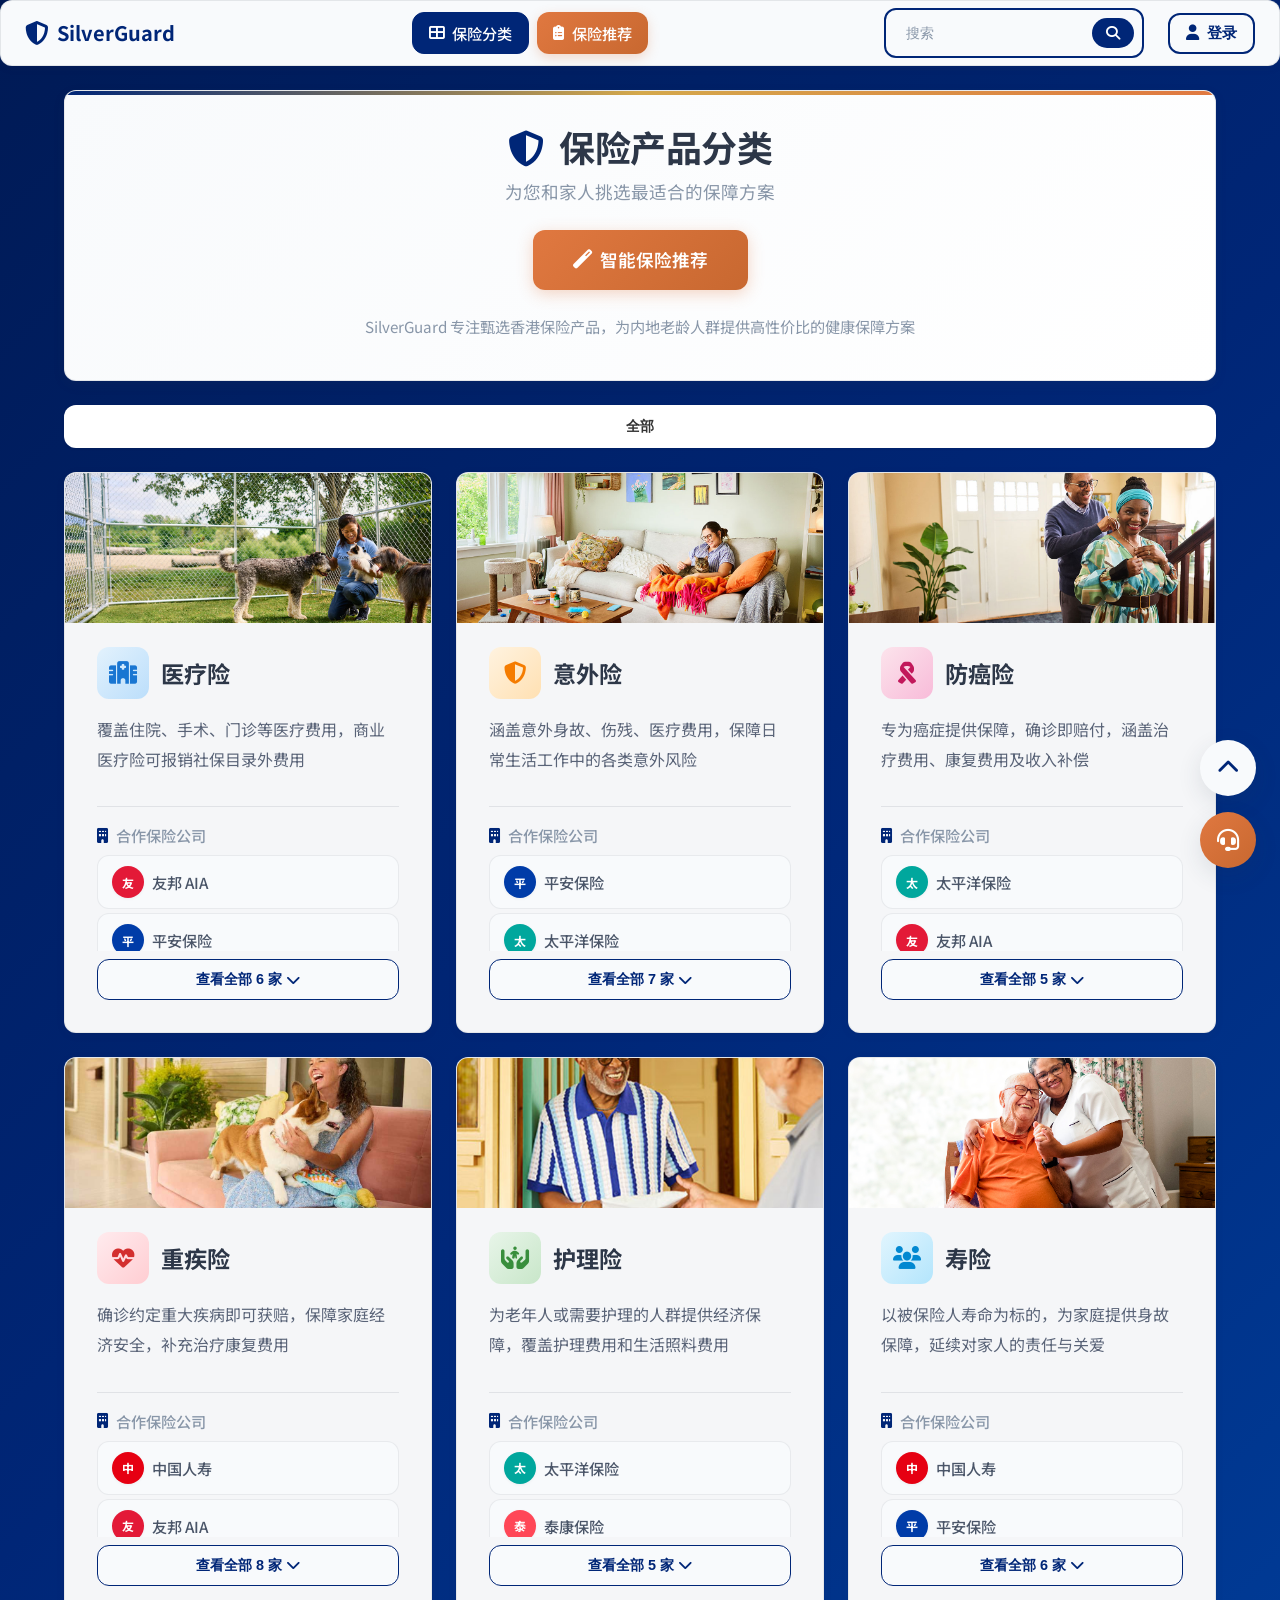
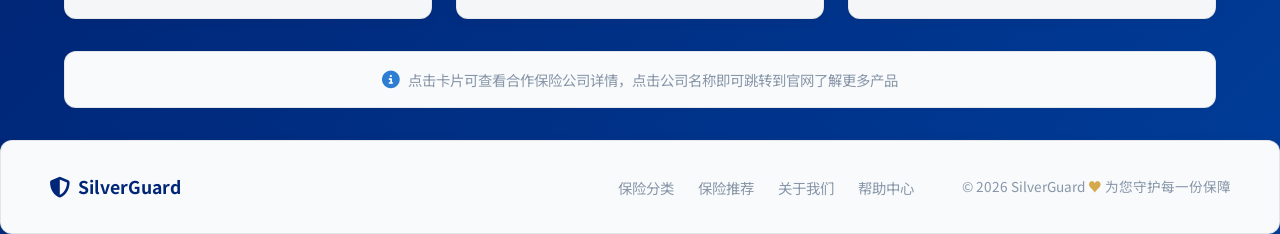
<file: index.html>
<!DOCTYPE html>
<html lang="zh-CN">
<head>
    <meta charset="UTF-8">
    <meta name="viewport" content="width=device-width, initial-scale=1.0">
    <title>SilverGuard - 保险产品分类</title>
    <link rel="stylesheet" href="https://cdnjs.cloudflare.com/ajax/libs/font-awesome/6.4.0/css/all.min.css">
    <link href="https://fonts.googleapis.com/css2?family=Noto+Sans+SC:wght@400;500;600;700&display=swap" rel="stylesheet">
    <link rel="stylesheet" href="css/style.css">
    <style>body { background: linear-gradient(135deg, #001a55 0%, #002677 50%, #003d99 100%) !important; }</style>
</head>
<body>
    <!-- 顶部导航栏 -->
    <nav class="top-nav">
        <div class="nav-container">
            <div class="nav-brand">
                <i class="fas fa-shield-alt"></i>
                <span>SilverGuard</span>
            </div>
            <div class="nav-links">
                <a href="index.html" class="nav-link active">
                    <i class="fas fa-th-large"></i> <span>保险分类</span>
                </a>
                <a href="questionnaire.html" class="nav-link nav-link-highlight">
                    <i class="fas fa-clipboard-list"></i> <span>保险推荐</span>
                </a>
            </div>
            <!-- 搜索栏 -->
            <div class="search-bar" onclick="openSearchModal()" style="cursor: pointer;">
                <input type="text" placeholder="搜索" readonly>
                <button type="button"><i class="fas fa-search"></i></button>
            </div>
            <div class="nav-actions">
                <button class="btn-login" onclick="openLoginModal()">
                    <i class="fas fa-user"></i> <span>登录</span>
                </button>
            </div>
        </div>
    </nav>

    <!-- 搜索弹窗 -->
    <div id="search-modal" class="search-modal-overlay">
        <div class="search-modal-content">
            <div class="search-modal-header">
                <div class="search-input-wrapper">
                    <i class="fas fa-search search-icon"></i>
                    <input type="text" id="search-input" placeholder="搜索保险公司、保险种类或产品名称..." autocomplete="off">
                    <button class="search-clear-btn" id="search-clear" style="display: none;">
                        <i class="fas fa-times"></i>
                    </button>
                </div>
                <button class="search-close-btn" onclick="closeSearchModal()">
                    <i class="fas fa-times"></i>
                </button>
            </div>
            <div class="search-modal-body">
                <!-- 搜索建议标签 -->
                <div class="search-suggestions" id="search-suggestions">
                    <div class="suggestion-title">热门搜索</div>
                    <div class="suggestion-tags">
                        <span class="tag" onclick="searchWithKeyword('医疗险')">医疗险</span>
                        <span class="tag" onclick="searchWithKeyword('意外险')">意外险</span>
                        <span class="tag" onclick="searchWithKeyword('重疾险')">重疾险</span>
                        <span class="tag" onclick="searchWithKeyword('防癌险')">防癌险</span>
                        <span class="tag" onclick="searchWithKeyword('护理险')">护理险</span>
                        <span class="tag" onclick="searchWithKeyword('寿险')">寿险</span>
                        <span class="tag" onclick="searchWithKeyword('香港')">香港保险</span>
                        <span class="tag" onclick="searchWithKeyword('内地')">内地保险</span>
                        <span class="tag" onclick="searchWithKeyword('友邦')">友邦</span>
                        <span class="tag" onclick="searchWithKeyword('保诚')">保诚</span>
                        <span class="tag" onclick="searchWithKeyword('平安')">平安</span>
                        <span class="tag" onclick="searchWithKeyword('众安')">众安</span>
                    </div>
                </div>
                <!-- 搜索结果区域 -->
                <div class="search-results" id="search-results" style="display: none;">
                    <div class="results-header">
                        <span id="results-count"></span>
                    </div>
                    <div class="results-list" id="results-list"></div>
                </div>
                <!-- 无结果提示 -->
                <div class="search-no-results" id="search-no-results" style="display: none;">
                    <i class="fas fa-search"></i>
                    <p>未找到匹配的保险产品</p>
                    <span>试试其他关键词，或浏览下面的分类</span>
                </div>
            </div>
        </div>
    </div>

    <!-- 登录弹窗 -->
    <div class="modal-overlay" id="loginModal">
        <div class="modal-content">
            <div class="modal-header">
                <h3><i class="fas fa-user-circle"></i> 用户登录</h3>
                <button class="modal-close" onclick="closeLoginModal()">&times;</button>
            </div>
            <div class="modal-body">
                <div class="login-tabs">
                    <button class="login-tab active" onclick="switchLoginTab('password')">密码登录</button>
                    <button class="login-tab" onclick="switchLoginTab('code')">验证码登录</button>
                </div>
                <form id="loginForm" onsubmit="handleLogin(event)">
                    <div class="form-group">
                        <label><i class="fas fa-phone"></i> 手机号</label>
                        <input type="tel" id="phone" placeholder="请输入手机号" required maxlength="11">
                    </div>
                    <div class="form-group" id="passwordGroup">
                        <label><i class="fas fa-lock"></i> 密码</label>
                        <div class="password-input">
                            <input type="password" id="password" placeholder="请输入密码" required>
                            <button type="button" class="toggle-password" onclick="togglePassword()">
                                <i class="fas fa-eye"></i>
                            </button>
                        </div>
                    </div>
                    <div class="form-group" id="codeGroup" style="display: none;">
                        <label><i class="fas fa-key"></i> 验证码</label>
                        <div class="code-input">
                            <input type="text" id="verifyCode" placeholder="请输入验证码" maxlength="6">
                            <button type="button" class="btn-code" onclick="sendCode()">获取验证码</button>
                        </div>
                    </div>
                    <div class="form-options">
                        <label class="remember-me">
                            <input type="checkbox" checked> 记住我
                        </label>
                        <a href="#" class="forgot-link">忘记密码？</a>
                    </div>
                    <button type="submit" class="btn-submit">
                        <i class="fas fa-sign-in-alt"></i> 登录
                    </button>
                    <p class="register-hint">
                        还没有账号？<a href="#" onclick="showRegister()">立即注册</a>
                    </p>
                </form>
            </div>
        </div>
    </div>

    <div class="container">
        <!-- 保险产品分类 + 平台介绍 合并模块 -->
        <div class="hero-card">
            <div class="hero-card-header">
                <h1><i class="fas fa-shield-alt"></i> 保险产品分类</h1>
                <p>为您和家人挑选最适合的保障方案</p>
            </div>
            <a href="questionnaire.html" class="hero-cta-btn">
                <i class="fas fa-magic"></i> 智能保险推荐
            </a>
            <p class="hero-platform-desc">SilverGuard 专注甄选香港保险产品，为内地老龄人群提供高性价比的健康保障方案</p>
        </div>

        <!-- 筛选标签 -->
        <div class="filter-section">
            <button class="filter-btn active" data-filter="all">全部</button>
        </div>

        <!-- 保险分类网格 -->
        <div class="category-grid">
            
            <!-- 医疗险卡片 -->
            <div class="category-card medical-card" onclick="expandCategory('medical')">
                <div class="category-image">
                    <img src="picture/P1.png" alt="医疗险">
                </div>
                <div class="category-header">
                    <div class="category-icon">
                        <i class="fas fa-hospital"></i>
                    </div>
                    <h3>医疗险</h3>
                </div>
                <p>覆盖住院、手术、门诊等医疗费用，商业医疗险可报销社保目录外费用</p>
                <div class="category-companies">
                    <span class="companies-label">
                        <i class="fas fa-building"></i> 合作保险公司
                    </span>
                    <div class="company-list" id="medical-list">
                        <a href="https://www.aia.com.hk/zh-hk" target="_blank" class="company-item" onclick="event.stopPropagation()">
                            <span class="company-logo-small" style="--logo-color: #E31937;">友</span>
                            <span class="company-name">友邦 AIA</span>
                            <i class="fas fa-external-link-alt"></i>
                        </a>
                        <a href="https://www.pingan.com" target="_blank" class="company-item" onclick="event.stopPropagation()">
                            <span class="company-logo-small" style="--logo-color: #003CA8;">平</span>
                            <span class="company-name">平安保险</span>
                            <i class="fas fa-external-link-alt"></i>
                        </a>
                        <a href="https://www.cicic.com.cn" target="_blank" class="company-item" onclick="event.stopPropagation()">
                            <span class="company-logo-small" style="--logo-color: #E60012;">中</span>
                            <span class="company-name">中国人寿</span>
                            <i class="fas fa-external-link-alt"></i>
                        </a>
                        <a href="https://www.picchealth.com" target="_blank" class="company-item" onclick="event.stopPropagation()">
                            <span class="company-logo-small" style="--logo-color: #00A79D;">太</span>
                            <span class="company-name">太平洋保险</span>
                            <i class="fas fa-external-link-alt"></i>
                        </a>
                        <a href="https://www.newchinalife.com" target="_blank" class="company-item" onclick="event.stopPropagation()">
                            <span class="company-logo-small" style="--logo-color: #FF6600;">新</span>
                            <span class="company-name">新华保险</span>
                            <i class="fas fa-external-link-alt"></i>
                        </a>
                        <a href="https://www.tal.com" target="_blank" class="company-item" onclick="event.stopPropagation()">
                            <span class="company-logo-small" style="--logo-color: #FF4757;">泰</span>
                            <span class="company-name">泰康保险</span>
                            <i class="fas fa-external-link-alt"></i>
                        </a>
                    </div>
                    <button class="expand-btn" onclick="toggleCompanies(this, 'medical-list', event)">
                        查看全部 6 家 <i class="fas fa-chevron-down"></i>
                    </button>
                </div>
            </div>

            <!-- 意外险卡片 -->
            <div class="category-card accident-card" onclick="expandCategory('accident')">
                <div class="category-image">
                    <img src="picture/P2.png" alt="意外险">
                </div>
                <div class="category-header">
                    <div class="category-icon">
                        <i class="fas fa-shield-alt"></i>
                    </div>
                    <h3>意外险</h3>
                </div>
                <p>涵盖意外身故、伤残、医疗费用，保障日常生活工作中的各类意外风险</p>
                <div class="category-companies">
                    <span class="companies-label">
                        <i class="fas fa-building"></i> 合作保险公司
                    </span>
                    <div class="company-list" id="accident-list">
                        <a href="https://www.pingan.com" target="_blank" class="company-item" onclick="event.stopPropagation()">
                            <span class="company-logo-small" style="--logo-color: #003CA8;">平</span>
                            <span class="company-name">平安保险</span>
                            <i class="fas fa-external-link-alt"></i>
                        </a>
                        <a href="https://www.picchealth.com" target="_blank" class="company-item" onclick="event.stopPropagation()">
                            <span class="company-logo-small" style="--logo-color: #00A79D;">太</span>
                            <span class="company-name">太平洋保险</span>
                            <i class="fas fa-external-link-alt"></i>
                        </a>
                        <a href="https://www.allianz.com.cn" target="_blank" class="company-item" onclick="event.stopPropagation()">
                            <span class="company-logo-small" style="--logo-color: #FF6600;">安</span>
                            <span class="company-name">安联保险</span>
                            <i class="fas fa-external-link-alt"></i>
                        </a>
                        <a href="https://www.axa.com.cn" target="_blank" class="company-item" onclick="event.stopPropagation()">
                            <span class="company-logo-small" style="--logo-color: #003F87;">AX</span>
                            <span class="company-name">AXA 法国安盛</span>
                            <i class="fas fa-external-link-alt"></i>
                        </a>
                        <a href="https://www.generali.com.cn" target="_blank" class="company-item" onclick="event.stopPropagation()">
                            <span class="company-logo-small" style="--logo-color: #00AEEF;">忠</span>
                            <span class="company-name">忠利保险</span>
                            <i class="fas fa-external-link-alt"></i>
                        </a>
                        <a href="https://www.aig.com.cn" target="_blank" class="company-item" onclick="event.stopPropagation()">
                            <span class="company-logo-small" style="--logo-color: #2E7D32;">A</span>
                            <span class="company-name">AIG 美亚保险</span>
                            <i class="fas fa-external-link-alt"></i>
                        </a>
                        <a href="https://www.sunshine.com.cn" target="_blank" class="company-item" onclick="event.stopPropagation()">
                            <span class="company-logo-small" style="--logo-color: #FFB800;">阳</span>
                            <span class="company-name">阳光保险</span>
                            <i class="fas fa-external-link-alt"></i>
                        </a>
                    </div>
                    <button class="expand-btn" onclick="toggleCompanies(this, 'accident-list', event)">
                        查看全部 7 家 <i class="fas fa-chevron-down"></i>
                    </button>
                </div>
            </div>

            <!-- 防癌险卡片 -->
            <div class="category-card cancer-card" onclick="expandCategory('cancer')">
                <div class="category-image">
                    <img src="picture/P3.png" alt="防癌险">
                </div>
                <div class="category-header">
                    <div class="category-icon">
                        <i class="fas fa-ribbon"></i>
                    </div>
                    <h3>防癌险</h3>
                </div>
                <p>专为癌症提供保障，确诊即赔付，涵盖治疗费用、康复费用及收入补偿</p>

                <div class="category-companies">
                    <span class="companies-label">
                        <i class="fas fa-building"></i> 合作保险公司
                    </span>
                    <div class="company-list" id="cancer-list">
                        <a href="https://www.picchealth.com" target="_blank" class="company-item" onclick="event.stopPropagation()">
                            <span class="company-logo-small" style="--logo-color: #00A79D;">太</span>
                            <span class="company-name">太平洋保险</span>
                            <i class="fas fa-external-link-alt"></i>
                        </a>
                        <a href="https://www.aia.com.hk/zh-hk" target="_blank" class="company-item" onclick="event.stopPropagation()">
                            <span class="company-logo-small" style="--logo-color: #E31937;">友</span>
                            <span class="company-name">友邦 AIA</span>
                            <i class="fas fa-external-link-alt"></i>
                        </a>
                        <a href="https://www.bupa.com.cn" target="_blank" class="company-item" onclick="event.stopPropagation()">
                            <span class="company-logo-small" style="--logo-color: #007AC1;">保</span>
                            <span class="company-name">保柏 Bupa</span>
                            <i class="fas fa-external-link-alt"></i>
                        </a>
                        <a href="https://www.msh.com.cn" target="_blank" class="company-item" onclick="event.stopPropagation()">
                            <span class="company-logo-small" style="--logo-color: #E91E63;">M</span>
                            <span class="company-name">MSH 万欣和</span>
                            <i class="fas fa-external-link-alt"></i>
                        </a>
                        <a href="https://www.figmahealth.com" target="_blank" class="company-item" onclick="event.stopPropagation()">
                            <span class="company-logo-small" style="--logo-color: #9C27B0;">安</span>
                            <span class="company-name">复星联合健康</span>
                            <i class="fas fa-external-link-alt"></i>
                        </a>
                    </div>
                    <button class="expand-btn" onclick="toggleCompanies(this, 'cancer-list', event)">
                        查看全部 5 家 <i class="fas fa-chevron-down"></i>
                    </button>
                </div>
            </div>

            <!-- 重疾险卡片 -->
            <div class="category-card critical-card" onclick="expandCategory('critical')">
                <div class="category-image">
                    <img src="picture/P4.png" alt="重疾险">
                </div>
                <div class="category-header">
                    <div class="category-icon">
                        <i class="fas fa-heartbeat"></i>
                    </div>
                    <h3>重疾险</h3>
                </div>
                <p>确诊约定重大疾病即可获赔，保障家庭经济安全，补充治疗康复费用</p>
                
                <div class="category-companies">
                    <span class="companies-label">
                        <i class="fas fa-building"></i> 合作保险公司
                    </span>
                    <div class="company-list" id="critical-list">
                        <a href="https://www.cicic.com.cn" target="_blank" class="company-item" onclick="event.stopPropagation()">
                            <span class="company-logo-small" style="--logo-color: #E60012;">中</span>
                            <span class="company-name">中国人寿</span>
                            <i class="fas fa-external-link-alt"></i>
                        </a>
                        <a href="https://www.aia.com.hk/zh-hk" target="_blank" class="company-item" onclick="event.stopPropagation()">
                            <span class="company-logo-small" style="--logo-color: #E31937;">友</span>
                            <span class="company-name">友邦 AIA</span>
                            <i class="fas fa-external-link-alt"></i>
                        </a>
                        <a href="https://www.pingan.com" target="_blank" class="company-item" onclick="event.stopPropagation()">
                            <span class="company-logo-small" style="--logo-color: #003CA8;">平</span>
                            <span class="company-name">平安保险</span>
                            <i class="fas fa-external-link-alt"></i>
                        </a>
                        <a href="https://www.newchinalife.com" target="_blank" class="company-item" onclick="event.stopPropagation()">
                            <span class="company-logo-small" style="--logo-color: #FF6600;">新</span>
                            <span class="company-name">新华保险</span>
                            <i class="fas fa-external-link-alt"></i>
                        </a>
                        <a href="https://www.tal.com" target="_blank" class="company-item" onclick="event.stopPropagation()">
                            <span class="company-logo-small" style="--logo-color: #FF4757;">泰</span>
                            <span class="company-name">泰康保险</span>
                            <i class="fas fa-external-link-alt"></i>
                        </a>
                        <a href="https://www.huatai.com" target="_blank" class="company-item" onclick="event.stopPropagation()">
                            <span class="company-logo-small" style="--logo-color: #1E88E5;">华</span>
                            <span class="company-name">华泰保险</span>
                            <i class="fas fa-external-link-alt"></i>
                        </a>
                        <a href="https://www.life.cn" target="_blank" class="company-item" onclick="event.stopPropagation()">
                            <span class="company-logo-small" style="--logo-color: #00ACC1;">中</span>
                            <span class="company-name">中意人寿</span>
                            <i class="fas fa-external-link-alt"></i>
                        </a>
                        <a href="https://www.nci.com.cn" target="_blank" class="company-item" onclick="event.stopPropagation()">
                            <span class="company-logo-small" style="--logo-color: #7CB342;">农</span>
                            <span class="company-name">农银人寿</span>
                            <i class="fas fa-external-link-alt"></i>
                        </a>
                    </div>
                    <button class="expand-btn" onclick="toggleCompanies(this, 'critical-list', event)">
                        查看全部 8 家 <i class="fas fa-chevron-down"></i>
                    </button>
                </div>
            </div>

            <!-- 护理险卡片 -->
            <div class="category-card nursing-card" onclick="expandCategory('nursing')">
                <div class="category-image">
                    <img src="picture/P5.png" alt="护理险">
                </div>
                <div class="category-header">
                    <div class="category-icon">
                        <i class="fas fa-hands-holding-child"></i>
                    </div>
                    <h3>护理险</h3>
                </div>
                <p>为老年人或需要护理的人群提供经济保障，覆盖护理费用和生活照料费用</p>

                <div class="category-companies">
                    <span class="companies-label">
                        <i class="fas fa-building"></i> 合作保险公司
                    </span>
                    <div class="company-list" id="nursing-list">
                        <a href="https://www.picchealth.com" target="_blank" class="company-item" onclick="event.stopPropagation()">
                            <span class="company-logo-small" style="--logo-color: #00A79D;">太</span>
                            <span class="company-name">太平洋保险</span>
                            <i class="fas fa-external-link-alt"></i>
                        </a>
                        <a href="https://www.tal.com" target="_blank" class="company-item" onclick="event.stopPropagation()">
                            <span class="company-logo-small" style="--logo-color: #FF4757;">泰</span>
                            <span class="company-name">泰康保险</span>
                            <i class="fas fa-external-link-alt"></i>
                        </a>
                        <a href="https://www.pingan.com" target="_blank" class="company-item" onclick="event.stopPropagation()">
                            <span class="company-logo-small" style="--logo-color: #003CA8;">平</span>
                            <span class="company-name">平安保险</span>
                            <i class="fas fa-external-link-alt"></i>
                        </a>
                        <a href="https://www.cicic.com.cn" target="_blank" class="company-item" onclick="event.stopPropagation()">
                            <span class="company-logo-small" style="--logo-color: #E60012;">中</span>
                            <span class="company-name">中国人寿</span>
                            <i class="fas fa-external-link-alt"></i>
                        </a>
                        <a href="https://www.renbao.com" target="_blank" class="company-item" onclick="event.stopPropagation()">
                            <span class="company-logo-small" style="--logo-color: #4CAF50;">人</span>
                            <span class="company-name">人保健康</span>
                            <i class="fas fa-external-link-alt"></i>
                        </a>
                    </div>
                    <button class="expand-btn" onclick="toggleCompanies(this, 'nursing-list', event)">
                        查看全部 5 家 <i class="fas fa-chevron-down"></i>
                    </button>
                </div>
            </div>

            <!-- 寿险卡片 -->
            <div class="category-card life-card" onclick="expandCategory('life')">
                <div class="category-image">
                    <img src="picture/P6.png" alt="寿险">
                </div>
                <div class="category-header">
                    <div class="category-icon">
                        <i class="fas fa-users"></i>
                    </div>
                    <h3>寿险</h3>
                </div>
                <p>以被保险人寿命为标的，为家庭提供身故保障，延续对家人的责任与关爱</p>
                <div class="category-companies">
                    <span class="companies-label">
                        <i class="fas fa-building"></i> 合作保险公司
                    </span>
                    <div class="company-list" id="life-list">
                        <a href="https://www.cicic.com.cn" target="_blank" class="company-item" onclick="event.stopPropagation()">
                            <span class="company-logo-small" style="--logo-color: #E60012;">中</span>
                            <span class="company-name">中国人寿</span>
                            <i class="fas fa-external-link-alt"></i>
                        </a>
                        <a href="https://www.pingan.com" target="_blank" class="company-item" onclick="event.stopPropagation()">
                            <span class="company-logo-small" style="--logo-color: #003CA8;">平</span>
                            <span class="company-name">平安保险</span>
                            <i class="fas fa-external-link-alt"></i>
                        </a>
                        <a href="https://www.newchinalife.com" target="_blank" class="company-item" onclick="event.stopPropagation()">
                            <span class="company-logo-small" style="--logo-color: #FF6600;">新</span>
                            <span class="company-name">新华保险</span>
                            <i class="fas fa-external-link-alt"></i>
                        </a>
                        <a href="https://www.aia.com.hk/zh-hk" target="_blank" class="company-item" onclick="event.stopPropagation()">
                            <span class="company-logo-small" style="--logo-color: #E31937;">友</span>
                            <span class="company-name">友邦 AIA</span>
                            <i class="fas fa-external-link-alt"></i>
                        </a>
                        <a href="https://www.fuwu.com" target="_blank" class="company-item" onclick="event.stopPropagation()">
                            <span class="company-logo-small" style="--logo-color: #795548;">富</span>
                            <span class="company-name">富德生命</span>
                            <i class="fas fa-external-link-alt"></i>
                        </a>
                        <a href="https://www.tal.com" target="_blank" class="company-item" onclick="event.stopPropagation()">
                            <span class="company-logo-small" style="--logo-color: #FF4757;">泰</span>
                            <span class="company-name">泰康保险</span>
                            <i class="fas fa-external-link-alt"></i>
                        </a>
                    </div>
                    <button class="expand-btn" onclick="toggleCompanies(this, 'life-list', event)">
                        查看全部 6 家 <i class="fas fa-chevron-down"></i>
                    </button>
                </div>
            </div>

        </div>

        <!-- 底部提示 -->
        <div class="footer-tip">
            <i class="fas fa-info-circle"></i>
            <span>点击卡片可查看合作保险公司详情，点击公司名称即可跳转到官网了解更多产品</span>
        </div>
    </div>

    <!-- 悬浮客服入口 -->
    <div class="floating-service">
        <button class="service-btn" title="返回顶部" onclick="scrollToTop()">
            <i class="fas fa-chevron-up"></i>
            <span class="service-tooltip">返回顶部</span>
        </button>
        <button class="service-btn primary" title="在线咨询" onclick="openServiceChat()">
            <i class="fas fa-headset"></i>
            <span class="service-tooltip">在线咨询</span>
        </button>
    </div>

    <!-- 页脚 -->
    <footer class="site-footer">
        <div class="footer-content">
            <div class="footer-brand">
                <i class="fas fa-shield-alt"></i>
                <span>SilverGuard</span>
            </div>
            <div class="footer-links">
                <a href="index.html">保险分类</a>
                <a href="questionnaire.html">保险推荐</a>
                <a href="#">关于我们</a>
                <a href="#">帮助中心</a>
            </div>
            <div class="footer-copyright">
                © 2026 SilverGuard <span>♥</span> 为您守护每一份保障
            </div>
        </div>
    </footer>

    <script>
        // 返回顶部功能
        function scrollToTop() {
            window.scrollTo({ top: 0, behavior: 'smooth' });
        }

        // 在线咨询功能
        function openServiceChat() {
            alert('在线客服功能开发中，请拨打客服热线：400-888-8888');
        }
    </script>

    <script>
        // =============================================
        // 完整保险产品数据库（内地 + 香港）
        // =============================================
        const allInsuranceProducts = [
            // ============ 香港保险 ============
            // 医疗险 / VHIS
            {
                name: "Bupa Hero VHIS 灵活计划",
                company: "保柏 Bupa Hong Kong",
                category: "医疗险",
                region: "香港",
                tags: ["VHIS", "灵活计划", "住院保障", "手术报销"],
                description: "适合作为住院及手术报销型医疗保障的核心配置，较适合健康情况稳定、风险较低到中等的长者参考。"
            },
            {
                name: "AIA 自愿医保标准计划",
                company: "友邦 AIA Hong Kong",
                category: "医疗险",
                region: "香港",
                tags: ["VHIS", "自愿医保", "标准计划"],
                description: "适合希望优先补强基础医疗报销、且整体健康风险较低的长者用户参考。"
            },
            {
                name: "PRUHealth VHIS EasyChoice",
                company: "保诚 Prudential Hong Kong",
                category: "医疗险",
                region: "香港",
                tags: ["VHIS", "灵活计划", "健康保障"],
                description: "适合希望在已有基础保障之上增加住院医疗补充、且风险水平偏低到中低的长者参考。"
            },
            {
                name: "AXA 安盛医疗保障计划",
                company: "安盛 AXA Hong Kong",
                category: "医疗险",
                region: "香港",
                tags: ["医疗保障", "住院报销", "手术费用"],
                description: "适合希望以较成熟品牌补充住院及手术报销保障的长者作基础医疗参考。"
            },
            {
                name: "FWD 自愿医保灵活计划",
                company: "富卫 FWD Hong Kong",
                category: "医疗险",
                region: "香港",
                tags: ["VHIS", "灵活计划", "住院保障"],
                description: "适合希望补足住院报销保障、同时重视产品结构相对灵活性的长者参考。"
            },
            {
                name: "Blue Cross 蓝十字住院医疗计划",
                company: "蓝十字 Blue Cross Hong Kong",
                category: "医疗险",
                region: "香港",
                tags: ["住院医疗", "高龄友好", "手术报销"],
                description: "适合希望强化住院及手术费用报销、同时重视高龄阶段可持续性的用户参考。"
            },
            {
                name: "Manulife 宏利自愿医保标准计划",
                company: "宏利 Manulife Hong Kong",
                category: "医疗险",
                region: "香港",
                tags: ["VHIS", "标准计划", "基础医疗"],
                description: "适合整体健康风险较低、希望先建立基础医疗报销框架的长者用户作入门参考。"
            },
            // 防癌险
            {
                name: "AXA 防癌保障计划",
                company: "安盛 AXA Hong Kong",
                category: "防癌险",
                region: "香港",
                tags: ["防癌", "癌症保障", "专项保障"],
                description: "更适合无法完整配置传统重疾险时，用于聚焦癌症风险的补充保障参考。"
            },
            {
                name: "Blue Cross 癌症医疗保障",
                company: "蓝十字 Blue Cross Hong Kong",
                category: "防癌险",
                region: "香港",
                tags: ["癌症医疗", "治疗费用", "高龄可投"],
                description: "适合中高风险及高龄用户优先考虑癌症相关保障缺口时参考。"
            },
            {
                name: "AIA 癌症保障计划",
                company: "友邦 AIA Hong Kong",
                category: "防癌险",
                region: "香港",
                tags: ["癌症保障", "确诊即赔", "品牌保障"],
                description: "适合希望针对癌症风险做专项准备、且当前身体风险处于中等至中高区间的长者参考。"
            },
            // 意外险
            {
                name: "FWD 全方位意外保障计划",
                company: "富卫 FWD Hong Kong",
                category: "意外险",
                region: "香港",
                tags: ["意外保障", "跌倒骨折", "高龄友好"],
                description: "意外险通常是高龄或慢病人群更容易配置的低门槛保障之一，适合作为长者基础补充。"
            },
            {
                name: "Blue Cross 个人意外保障计划",
                company: "蓝十字 Blue Cross Hong Kong",
                category: "意外险",
                region: "香港",
                tags: ["意外保障", "日常意外", "低门槛"],
                description: "适合作为长者基础兜底型保障，重点补充跌倒、扭伤、骨折等日常意外风险。"
            },
            {
                name: "AIA 个人意外保障计划",
                company: "友邦 AIA Hong Kong",
                category: "意外险",
                region: "香港",
                tags: ["意外保障", "身故伤残", "医疗报销"],
                description: "适合预算有限但仍希望补充意外身故、伤残及意外医疗责任的长者用户参考。"
            },
            {
                name: "Manulife 宏利意外保障计划",
                company: "宏利 Manulife Hong Kong",
                category: "意外险",
                region: "香港",
                tags: ["意外保障", "高龄可投", "基础兜底"],
                description: "适合高龄阶段优先考虑基础意外风险补偿、并作为最低门槛保障组合之一。"
            },
            // 重疾险
            {
                name: "AIA 危疾全护保障",
                company: "友邦 AIA Hong Kong",
                category: "重疾险",
                region: "香港",
                tags: ["重疾险", "危疾保障", "多次赔付"],
                description: "适合希望获得全面重疾保障、预算充足且健康状况良好的长者参考。"
            },
            {
                name: "PRUHealth 危疾多重保",
                company: "保诚 Prudential Hong Kong",
                category: "重疾险",
                region: "香港",
                tags: ["重疾险", "多重保障", "癌症心脏中风"],
                description: "适合希望获得多次重疾赔付、重视癌症和心血管保障的长者参考。"
            },

            // ============ 内地保险 ============
            // 重疾险
            {
                name: "尊享e生重疾险",
                company: "众安在线财险",
                category: "重疾险",
                region: "内地",
                tags: ["一年期重疾", "可选轻中症", "高龄友好"],
                description: "0-70岁可投保，高龄上限较高，可作为中老年重疾候选产品。"
            },
            {
                name: "众民保·重疾险(免健告)",
                company: "众安在线财险",
                category: "重疾险",
                region: "内地",
                tags: ["免健告", "宽松核保"],
                description: "免健康告知，适合做宽松核保候选，对带病体友好。"
            },
            {
                name: "易生守护",
                company: "德华安顾人寿",
                category: "重疾险",
                region: "内地",
                tags: ["至80岁", "易核类", "高龄可投"],
                description: "高龄可投到70岁，偏中高龄过渡型重疾，适合60-70岁人群。"
            },
            {
                name: "i无忧（易核版）-不含身故",
                company: "人保寿险",
                category: "重疾险",
                region: "内地",
                tags: ["易核版", "不含身故"],
                description: "核保相对友好，但年龄上限更低（65岁封顶），适合健康状况一般的人群。"
            },
            {
                name: "康乐一生易核版2.0",
                company: "复星联合健康",
                category: "重疾险",
                region: "内地",
                tags: ["易核版2.0", "终身保障"],
                description: "适合做65岁以内、健康较一般人群候选，保障期限为终身。"
            },
            // 百万医疗险
            {
                name: "e生保·百万医疗险",
                company: "平安健康险",
                category: "百万医疗险",
                region: "内地",
                tags: ["高保额", "住院报销", "大病房"],
                description: "高保额、高免赔额的商业医疗保险，用于报销大病住院、手术等高额医疗费用。"
            },
            {
                name: "好医保·长期医疗险",
                company: "人保健康险",
                category: "百万医疗险",
                region: "内地",
                tags: ["保证续保", "长期医疗"],
                description: "保证续保期的产品能够确保持续的医疗保护网，不限社保内外用药。"
            },
            {
                name: "尊享e生·百万医疗险",
                company: "众安在线财险",
                category: "百万医疗险",
                region: "内地",
                tags: ["高性价比", "灵活选择"],
                description: "通过设定免赔额对高额住院费用予以全额或大比例报销，是社保的有力补充。"
            },
            // 意外险
            {
                name: "小蜜蜂2号超越版",
                company: "鼎和保险",
                category: "意外险",
                region: "内地",
                tags: ["综合意外", "交通意外", "高性价比"],
                description: "保费低、杠杆高，覆盖日常突发意外风险（跌倒、车祸等），包含意外身故/伤残和意外医疗。"
            },
            {
                name: "大护甲5号成人意外险",
                company: "太平洋保险",
                category: "意外险",
                region: "内地",
                tags: ["成人意外", "猝死保障"],
                description: "适合18-60岁成人，覆盖意外身故/伤残和意外医疗，猝死也在保障范围内。"
            },
            {
                name: "孝心安·老年人意外险",
                company: "平安财险",
                category: "意外险",
                region: "内地",
                tags: ["老年人专属", "骨折保障"],
                description: "专为老年人设计，覆盖跌倒骨折等常见意外，80岁前可投保。"
            },
            // 防癌险
            {
                name: "孝亲宝·中老年防癌险",
                company: "德华安顾人寿",
                category: "防癌险",
                region: "内地",
                tags: ["中老年防癌", "确诊即赔"],
                description: "专门针对恶性肿瘤提供保障的健康告知宽松产品，适合带病体投保。"
            },
            {
                name: "平安终身防癌险",
                company: "平安健康险",
                category: "防癌险",
                region: "内地",
                tags: ["终身防癌", "长期保障"],
                description: "确诊即赔付，涵盖癌症治疗全流程，终身续保，是高龄人群的最后防线。"
            },
            // 护理险
            {
                name: "增多多3号护理险",
                company: "昆仑健康保险",
                category: "护理险",
                region: "内地",
                tags: ["长期护理", "护理津贴"],
                description: "针对失能状态提供护理金额津贴或护工上门服务，缓解家庭护理负担。"
            },
            {
                name: "福瑞百岁护理险",
                company: "复星联合健康",
                category: "护理险",
                region: "内地",
                tags: ["百岁护理", "重度护理"],
                description: "适合老龄化社会中子女精力不足、居家养老风险大的情况。"
            }
        ];

        // =============================================
        // 搜索功能相关变量
        // =============================================
        const searchModal = document.getElementById('search-modal');
        const searchInput = document.getElementById('search-input');
        const searchClearBtn = document.getElementById('search-clear');
        const searchSuggestions = document.getElementById('search-suggestions');
        const searchResults = document.getElementById('search-results');
        const searchNoResults = document.getElementById('search-no-results');
        const resultsList = document.getElementById('results-list');
        const resultsCount = document.getElementById('results-count');

        // =============================================
        // 搜索匹配函数
        // =============================================
        function searchProducts(keyword) {
            if (!keyword || keyword.trim() === '') {
                return [];
            }
            
            const lowerKeyword = keyword.toLowerCase().trim();
            
            // 关键词分类映射
            const categoryKeywords = {
                '医疗险': ['医疗', 'vh', 'hospital', '住院', '手术', '报销'],
                '意外险': ['意外', 'accident', '跌倒', '骨折', '扭伤'],
                '重疾险': ['重疾', 'critical', '重大疾病', '癌症给付'],
                '防癌险': ['防癌', 'cancer', '癌症', '恶性肿瘤'],
                '护理险': ['护理', 'nursing', '长期护理', '失能'],
                '寿险': ['寿险', 'life', '人寿', '身故', '定期寿'],
                '百万医疗险': ['百万', '高保额', '大额医疗']
            };

            const regionKeywords = {
                '香港': ['香港', 'hk', 'hong kong'],
                '内地': ['内地', 'mainland', '大陆', '中国']
            };

            const companyKeywords = {
                '友邦': ['友邦', 'aia'],
                '保诚': ['保诚', 'prudential', 'pruhealth'],
                '安盛': ['安盛', 'axa'],
                '保柏': ['保柏', 'bupa'],
                '宏利': ['宏利', 'manulife'],
                '万通': ['万通', 'yf life'],
                '平安': ['平安', 'ping an'],
                '众安': ['众安'],
                '太平': ['太平', 'taiping'],
                '人寿': ['人寿', 'life'],
                '汇丰': ['汇丰', 'hsbc'],
                '中银': ['中银', 'boc'],
                '蓝十字': ['蓝十字', 'blue cross'],
                '信诺': ['信诺', 'cigna'],
                '永明': ['永明', 'sun life'],
                '苏黎世': ['苏黎世', 'zurich'],
                '安联': ['安联', 'allianz'],
                '富卫': ['富卫', 'fwd'],
                '忠意': ['忠意', 'generali'],
                '周大福': ['周大福', 'ctf'],
                '泰康': ['泰康', 'taikang'],
                '富邦': ['富邦', 'fubon'],
                '德华': ['德华', 'dehua'],
                '中国人寿': ['中国人寿', 'chinalife'],
                '人保': ['人保', 'picc'],
                '太平洋': ['太平洋', 'cpic'],
                '昆仑': ['昆仑'],
                '复星': ['复星', 'fosun'],
                '鼎和': ['鼎和'],
                '和谐': ['和谐']
            };

            return allInsuranceProducts.filter(product => {
                const name = product.name.toLowerCase();
                const company = product.company.toLowerCase();
                const category = product.category.toLowerCase();
                const tags = product.tags.join(' ').toLowerCase();
                const desc = product.description.toLowerCase();
                const region = product.region.toLowerCase();

                // 精确匹配产品名称
                if (name.includes(lowerKeyword)) return true;
                
                // 匹配公司名
                if (company.includes(lowerKeyword)) return true;
                
                // 匹配描述
                if (desc.includes(lowerKeyword)) return true;
                
                // 匹配标签
                if (tags.includes(lowerKeyword)) return true;
                
                // 匹配地区
                for (const [regionName, keywords] of Object.entries(regionKeywords)) {
                    if (keywords.some(k => k.includes(lowerKeyword) || lowerKeyword.includes(k))) {
                        if (region.includes(regionName.toLowerCase())) return true;
                    }
                }
                
                // 匹配保险公司
                for (const [companyName, keywords] of Object.entries(companyKeywords)) {
                    if (keywords.some(k => k.includes(lowerKeyword) || lowerKeyword.includes(k))) {
                        if (company.includes(companyName.toLowerCase())) return true;
                    }
                }
                
                // 匹配保险种类
                for (const [catName, keywords] of Object.entries(categoryKeywords)) {
                    if (keywords.some(k => k.includes(lowerKeyword) || lowerKeyword.includes(k))) {
                        if (category.includes(catName.toLowerCase())) return true;
                    }
                }
                
                return false;
            });
        }

        // =============================================
        // 渲染搜索结果
        // =============================================
        function renderResults(products, keyword) {
            if (products.length === 0) {
                searchSuggestions.style.display = 'none';
                searchResults.style.display = 'none';
                searchNoResults.style.display = 'block';
                return;
            }

            searchSuggestions.style.display = 'none';
            searchNoResults.style.display = 'none';
            searchResults.style.display = 'block';
            resultsCount.textContent = `找到 ${products.length} 个相关保险产品`;

            // 按地区和类别分组
            const grouped = {
                '香港': { '医疗险': [], '意外险': [], '防癌险': [], '重疾险': [] },
                '内地': { '医疗险': [], '意外险': [], '防癌险': [], '重疾险': [], '护理险': [], '百万医疗险': [] }
            };

            products.forEach(product => {
                if (!grouped[product.region]) {
                    grouped[product.region] = {};
                }
                if (!grouped[product.region][product.category]) {
                    grouped[product.region][product.category] = [];
                }
                grouped[product.region][product.category].push(product);
            });

            let html = '';
            const regionOrder = ['香港', '内地'];
            const categoryOrder = ['医疗险', '百万医疗险', '意外险', '防癌险', '重疾险', '护理险', '寿险'];

            regionOrder.forEach(region => {
                if (!grouped[region]) return;
                
                const hasProducts = categoryOrder.some(cat => grouped[region][cat] && grouped[region][cat].length > 0);
                if (!hasProducts) return;

                html += `<div class="results-category-title">${region}保险</div>`;

                categoryOrder.forEach(category => {
                    const items = grouped[region][category];
                    if (!items || items.length === 0) return;

                    items.forEach(product => {
                        const tagsHtml = product.tags.slice(0, 3).map(tag => 
                            `<span class="result-tag">${tag}</span>`
                        ).join('');

                        html += `
                            <div class="result-item" onclick="showProductDetail('${escapeHtml(product.name)}')">
                                <div class="result-item-header">
                                    <span class="result-item-title">${escapeHtml(product.name)}</span>
                                    <div class="result-item-badge">
                                        <span class="badge badge-region">${product.region}</span>
                                        <span class="badge badge-category">${product.category}</span>
                                    </div>
                                </div>
                                <div class="result-item-company">${escapeHtml(product.company)}</div>
                                <div class="result-item-desc">${escapeHtml(product.description)}</div>
                                <div class="result-item-tags">${tagsHtml}</div>
                            </div>
                        `;
                    });
                });
            });

            resultsList.innerHTML = html;
        }

        // =============================================
        // 显示产品详情
        // =============================================
        function showProductDetail(productName) {
            const product = allInsuranceProducts.find(p => p.name === productName);
            if (!product) return;

            closeSearchModal();
            alert(`【${product.name}】\n\n公司：${product.company}\n类型：${product.category}（${product.region}）\n\n产品简介：\n${product.description}\n\n关键词：${product.tags.join('、')}`);
        }

        // =============================================
        // 工具函数
        // =============================================
        function escapeHtml(str) {
            const div = document.createElement('div');
            div.textContent = str;
            return div.innerHTML;
        }

        // =============================================
        // 搜索弹窗控制
        // =============================================
        function openSearchModal() {
            searchModal.style.display = 'flex';
            document.body.style.overflow = 'hidden';
            setTimeout(() => searchInput.focus(), 100);
        }

        function closeSearchModal() {
            searchModal.style.display = 'none';
            document.body.style.overflow = '';
            searchInput.value = '';
            searchClearBtn.style.display = 'none';
            searchSuggestions.style.display = 'block';
            searchResults.style.display = 'none';
            searchNoResults.style.display = 'none';
        }

        function searchWithKeyword(keyword) {
            searchInput.value = keyword;
            searchClearBtn.style.display = keyword ? 'block' : 'none';
            const results = searchProducts(keyword);
            renderResults(results, keyword);
        }

        // =============================================
        // 搜索事件监听
        // =============================================
        if (searchInput) {
            searchInput.addEventListener('input', function() {
                const keyword = this.value.trim();
                searchClearBtn.style.display = keyword ? 'block' : 'none';
                
                if (keyword.length === 0) {
                    searchSuggestions.style.display = 'block';
                    searchResults.style.display = 'none';
                    searchNoResults.style.display = 'none';
                } else {
                    const results = searchProducts(keyword);
                    renderResults(results, keyword);
                }
            });
        }

        if (searchClearBtn) {
            searchClearBtn.addEventListener('click', function() {
                searchInput.value = '';
                searchClearBtn.style.display = 'none';
                searchSuggestions.style.display = 'block';
                searchResults.style.display = 'none';
                searchNoResults.style.display = 'none';
                searchInput.focus();
            });
        }

        if (searchModal) {
            searchModal.addEventListener('click', function(e) {
                if (e.target === searchModal) {
                    closeSearchModal();
                }
            });
        }

        document.addEventListener('keydown', function(e) {
            if (e.key === 'Escape' && searchModal && searchModal.style.display === 'flex') {
                closeSearchModal();
            }
        });

        // ========== 登录相关功能 ==========
        let loginType = 'password';
        let countdown = 0;
        let timer = null;

        function openLoginModal() {
            document.getElementById('loginModal').classList.add('active');
            document.body.style.overflow = 'hidden';
        }

        function closeLoginModal() {
            document.getElementById('loginModal').classList.remove('active');
            document.body.style.overflow = '';
            // 重置表单
            document.getElementById('loginForm').reset();
        }

        function switchLoginTab(type) {
            loginType = type;
            document.querySelectorAll('.login-tab').forEach(tab => tab.classList.remove('active'));
            event.target.classList.add('active');
            
            if (type === 'password') {
                document.getElementById('passwordGroup').style.display = 'block';
                document.getElementById('codeGroup').style.display = 'none';
                document.getElementById('password').required = true;
                document.getElementById('verifyCode').required = false;
            } else {
                document.getElementById('passwordGroup').style.display = 'none';
                document.getElementById('codeGroup').style.display = 'block';
                document.getElementById('password').required = false;
                document.getElementById('verifyCode').required = true;
            }
        }

        function togglePassword() {
            const pwdInput = document.getElementById('password');
            const icon = document.querySelector('.toggle-password i');
            if (pwdInput.type === 'password') {
                pwdInput.type = 'text';
                icon.className = 'fas fa-eye-slash';
            } else {
                pwdInput.type = 'password';
                icon.className = 'fas fa-eye';
            }
        }

        function sendCode() {
            const phone = document.getElementById('phone').value;
            if (!phone || phone.length !== 11) {
                alert('请输入正确的手机号');
                return;
            }
            
            if (countdown > 0) return;
            
            // 模拟发送验证码
            alert('验证码已发送到您的手机：' + phone);
            countdown = 60;
            const codeBtn = document.querySelector('.btn-code');
            codeBtn.disabled = true;
            
            timer = setInterval(() => {
                countdown--;
                if (countdown > 0) {
                    codeBtn.textContent = `${countdown}秒后重试`;
                } else {
                    clearInterval(timer);
                    codeBtn.textContent = '获取验证码';
                    codeBtn.disabled = false;
                }
            }, 1000);
        }

        function handleLogin(event) {
            event.preventDefault();
            const phone = document.getElementById('phone').value;
            
            if (!phone || phone.length !== 11) {
                alert('请输入正确的手机号');
                return;
            }
            
            // 模拟登录成功
            const userBtn = document.querySelector('.btn-login');
            userBtn.innerHTML = '<i class="fas fa-user-check"></i> 我的账户';
            userBtn.onclick = showUserMenu;
            
            closeLoginModal();
            alert('登录成功！欢迎回来。');
        }

        function showRegister() {
            alert('注册功能开发中，请稍候...');
        }

        function showUserMenu() {
            alert('用户菜单：\n\n1. 个人中心\n2. 我的收藏\n3. 历史记录\n4. 退出登录');
        }

        // 点击弹窗外部关闭
        document.getElementById('loginModal').addEventListener('click', function(e) {
            if (e.target === this) {
                closeLoginModal();
            }
        });

        // ESC 键关闭弹窗
        document.addEventListener('keydown', function(e) {
            if (e.key === 'Escape') {
                closeLoginModal();
            }
        });

        // ========== 保险公司列表展开/收起 ==========
        function toggleCompanies(btn, listId, event) {
            event.stopPropagation();
            const listContainer = document.getElementById(listId);
            
            if (listContainer.classList.contains('expanded')) {
                listContainer.classList.remove('expanded');
                btn.classList.remove('expanded');
                btn.innerHTML = `查看全部 ${listContainer.children.length} 家 <i class="fas fa-chevron-down"></i>`;
            } else {
                listContainer.classList.add('expanded');
                btn.classList.add('expanded');
                btn.innerHTML = `收起 <i class="fas fa-chevron-up"></i>`;
            }
        }

        // 卡片点击展开效果
        function expandCategory(category) {
            console.log('Expanded category:', category);
        }

        // ========== 筛选功能 ==========
        document.querySelectorAll('.filter-btn').forEach(btn => {
            btn.addEventListener('click', function() {
                document.querySelectorAll('.filter-btn').forEach(b => b.classList.remove('active'));
                this.classList.add('active');

                const filter = this.dataset.filter;
                const cards = document.querySelectorAll('.category-card');

                cards.forEach(card => {
                    if (filter === 'all') {
                        card.style.display = 'block';
                        setTimeout(() => card.style.opacity = '1', 10);
                    } else {
                        const tags = card.querySelectorAll('.category-tags .tag');
                        let shouldShow = false;
                        tags.forEach(tag => {
                            if (tag.classList.contains(filter + '-tag')) {
                                shouldShow = true;
                            }
                        });

                        if (shouldShow) {
                            card.style.display = 'block';
                            setTimeout(() => card.style.opacity = '1', 10);
                        } else {
                            card.style.opacity = '0';
                            setTimeout(() => card.style.display = 'none', 300);
                        }
                    }
                });
            });
        });
    </script>
</body>
</html>
</file>
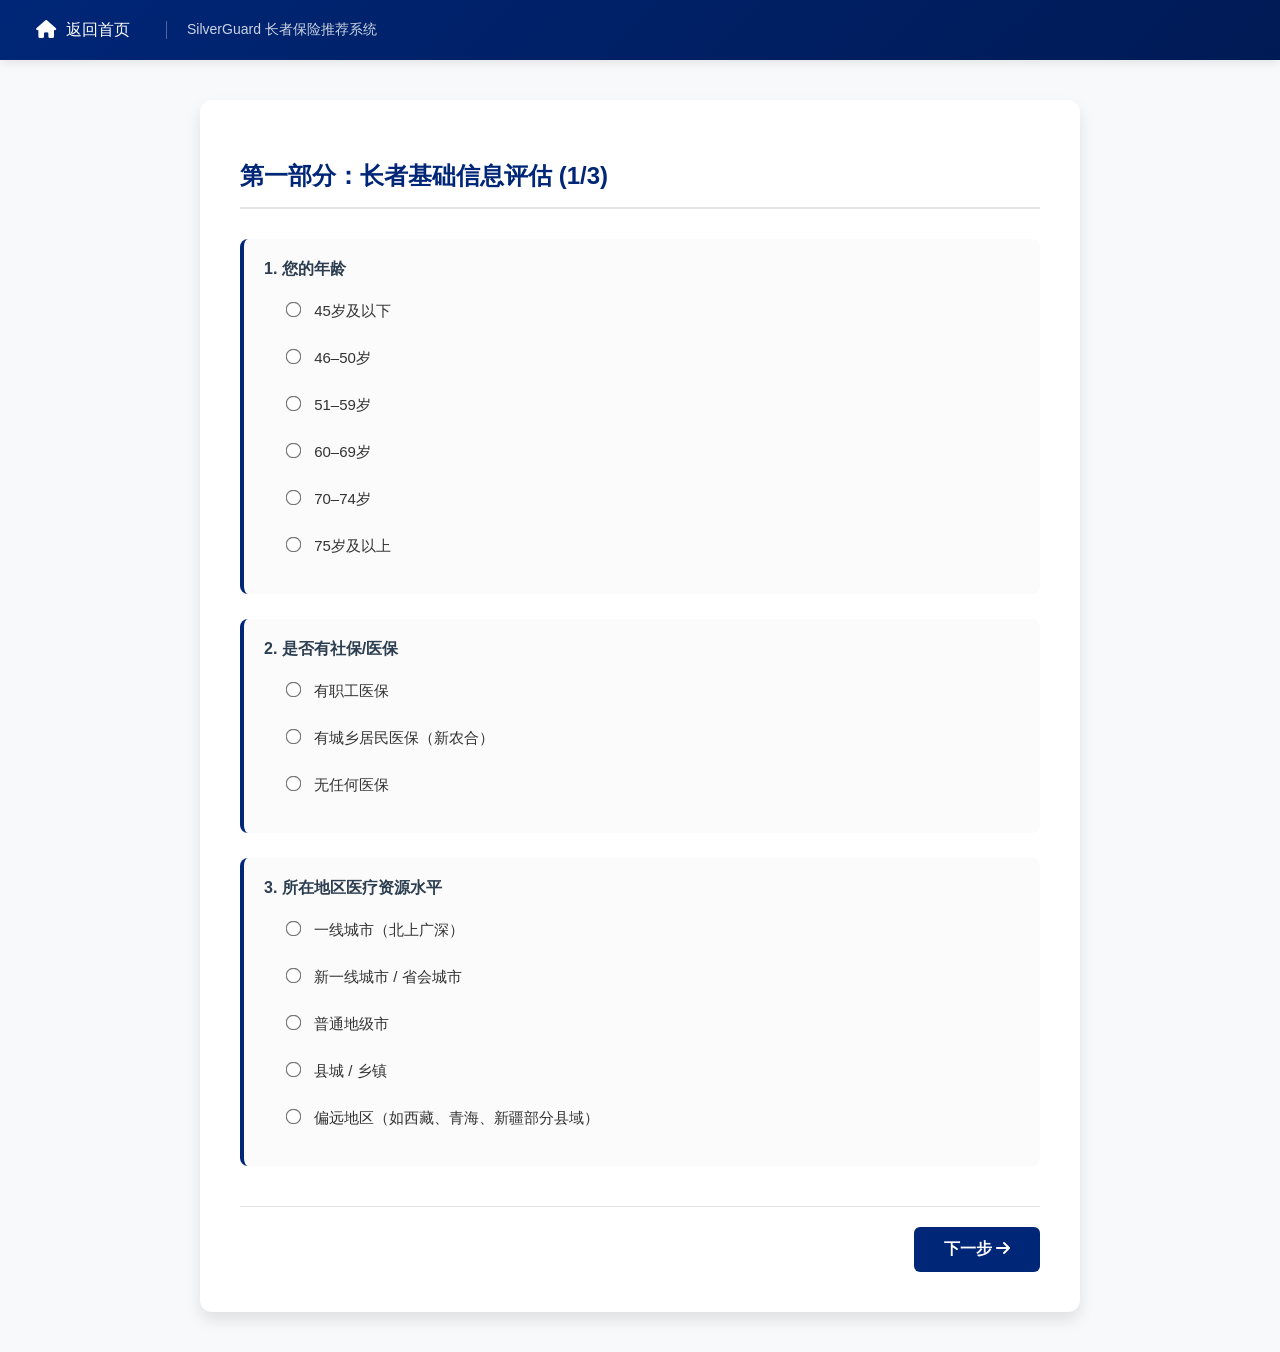
<file: questionnaire.html>
<!DOCTYPE html>
<html lang="zh-CN">
<head>
    <meta charset="UTF-8">
    <meta name="viewport" content="width=device-width, initial-scale=1.0">
    <title>SilverGuard - 长者保险推荐问卷</title>

    <style>
        body { font-family: "Helvetica Neue", Helvetica, Arial, sans-serif; background-color: #f8f9fa; margin: 0; padding: 0; color: #333; }
        .header-bar { background-color: #002677; color: white; padding: 20px; text-align: center; font-size: 24px; font-weight: bold; }
        .container { max-width: 800px; margin: 40px auto; background: #fff; padding: 40px; border-radius: 12px; box-shadow: 0 8px 16px rgba(0,0,0,0.1); }
        .step { display: none; }
        .step.active { display: block; }
        h2 { color: #002677; border-bottom: 2px solid #e1e4e8; padding-bottom: 15px; margin-bottom: 30px; }
        .question { margin-bottom: 25px; background: #fbfbfb; padding: 20px; border-radius: 8px; border-left: 4px solid #002677; }
        .question label.title { display: block; margin-bottom: 12px; font-weight: bold; font-size: 16px; color: #2c3e50; }
        .options { margin-left: 10px; }
        .options label { display: block; margin-bottom: 10px; font-size: 15px; cursor: pointer; padding: 8px; border-radius: 4px; transition: background 0.2s; }
        .options label:hover { background: #eef2fb; }
        .options input[type="radio"], .options input[type="checkbox"] { margin-right: 10px; transform: scale(1.2); }
        .btn-group { display: flex; justify-content: space-between; margin-top: 40px; border-top: 1px solid #e1e4e8; padding-top: 20px; }
        button { padding: 12px 30px; border: none; background-color: #002677; color: white; border-radius: 6px; cursor: pointer; font-size: 16px; font-weight: bold; transition: background 0.3s; }
        button:hover { background-color: #001a55; }
        button:disabled { background-color: #b0b8c6; cursor: not-allowed; }
        button.btn-prev { background-color: #6c757d; }
        button.btn-prev:hover { background-color: #5a6268; }
        .result-box { background: linear-gradient(180deg, #f4f7ff 0%, #eef3fb 100%); padding: 36px; border-radius: 20px; border: 1px solid #d7e0f0; margin-top: 20px; box-shadow: 0 14px 30px rgba(0, 38, 119, 0.08); }
        .result-title { font-size: 30px; line-height: 1.35; color: #002677; font-weight: 700; margin-bottom: 24px; letter-spacing: 0.5px; }
        .result-content p { font-size: 18px; line-height: 1.8; margin-bottom: 0; }
        .highlight { color: #e74c3c; font-weight: bold; }
        .score-info { margin-bottom: 22px; }
        .recommendation { font-size: 18px; margin: 0; }
        .result-section { background: #fff; border: 1px solid #dbe4f2; border-radius: 18px; padding: 24px; margin-bottom: 20px; box-shadow: 0 8px 18px rgba(15, 39, 84, 0.05); }
        .section-title { margin: 0 0 8px; font-size: 22px; line-height: 1.5; color: #002677; font-weight: 700; }
        .section-subtitle { margin: -6px 0 16px; font-size: 15px; line-height: 1.7; color: #5f6b7a; }
        .risk-summary-grid { display: grid; grid-template-columns: repeat(auto-fit, minmax(220px, 1fr)); gap: 16px; }
        .risk-summary-card { background: #f8fbff; border: 1px solid #d9e6f5; border-radius: 16px; padding: 18px 20px; }
        .risk-summary-label { display: block; font-size: 15px; color: #5f6b7a; margin-bottom: 10px; }
        .risk-summary-value { display: block; font-size: 30px; line-height: 1.3; font-weight: 700; color: #002677; }
        .risk-summary-value.risk-low { color: #1e874b; }
        .risk-summary-value.risk-high { color: #d64545; }
        .excluded-box { background: #fff7f7; border: 1px solid #f2cccc; border-left: 5px solid #e74c3c; }
        .excluded-list { margin: 0; padding-left: 22px; }
        .excluded-list li { margin-bottom: 10px; font-size: 18px; line-height: 1.7; }
        .empty-note { font-size: 17px; line-height: 1.8; color: #5f6b7a; }
        .combo-main { padding: 10px 0; background: transparent; border: none; font-size: 20px; line-height: 1.8; font-weight: 700; color: #2c3e50; }
        .combo-reason { margin-top: 16px; padding: 18px 20px; background: #f8fbff; border: 1px solid #dfe9f7; border-radius: 14px; color: #2c3e50; font-size: 17px; line-height: 1.9; }
        .hk-product-section { margin-top: 0; }
        .hk-product-grid { display: grid; grid-template-columns: repeat(auto-fit, minmax(280px, 1fr)); gap: 20px; }
        .hk-product-card { background: linear-gradient(180deg, #ffffff 0%, #fbfdff 100%); border: 1px solid #d9e2f1; border-radius: 18px; padding: 22px; box-shadow: 0 12px 24px rgba(0, 38, 119, 0.06); display: flex; flex-direction: column; gap: 12px; }
        .hk-product-rank { display: inline-flex; align-items: center; align-self: flex-start; background: #002677; color: #fff; border-radius: 999px; padding: 6px 12px; font-size: 13px; font-weight: 700; letter-spacing: 0.3px; }
        .hk-product-head { display: flex; justify-content: space-between; align-items: center; gap: 14px; }
        .hk-product-head h3 { margin: 0; font-size: 22px; line-height: 1.5; color: #002677; }
        .hk-product-category { flex-shrink: 0; background: #eef2fb; color: #002677; border-radius: 999px; padding: 6px 12px; font-size: 13px; font-weight: 700; }
        .hk-product-company { margin: 0; color: #5f6b7a; font-size: 16px; font-weight: 700; }
        .hk-product-summary { margin: 0; font-size: 17px; line-height: 1.9; color: #2c3e50; }
        .hk-product-match { margin: 0; padding: 14px 16px; background: #f4f7ff; border-left: 4px solid #002677; border-radius: 12px; color: #2c3e50; font-size: 16px; line-height: 1.8; }
        .hk-product-meta { margin: 0; font-size: 15px; line-height: 1.8; color: #5f6b7a; }
        .hk-product-highlights { margin: 0; padding-left: 22px; }
        .hk-product-highlights li { margin-bottom: 8px; font-size: 16px; line-height: 1.7; }
        .hk-product-caution { margin-top: auto; padding: 14px 16px; background: #fff7f7; border-left: 4px solid #e74c3c; border-radius: 12px; color: #a94442; font-size: 15px; line-height: 1.8; }
        .hk-product-link { display: inline-flex; align-items: center; justify-content: center; margin-top: 4px; padding: 12px 16px; background: #002677; color: #fff; font-size: 16px; font-weight: 700; text-decoration: none; border-radius: 12px; }
        .hk-product-link:hover { background: #001a55; text-decoration: none; }
        .hk-product-group + .hk-product-group { margin-top: 28px; padding-top: 24px; border-top: 1px solid #e1e8f3; }
        .hk-product-group-title { margin: 0 0 8px; font-size: 20px; line-height: 1.5; color: #002677; font-weight: 700; }
        .hk-product-group-desc { margin: 0 0 16px; font-size: 14px; line-height: 1.8; color: #5f6b7a; }
        .hk-product-card-compact { gap: 10px; }
        .hk-product-card-compact .hk-product-summary { font-size: 16px; line-height: 1.8; }
        .hk-product-card-compact .hk-product-match { padding: 12px 14px; font-size: 15px; }
        .disclaimer-section { background: #f8fafc; border: 1px solid #d9e2ec; }

        .disclaimer-text { font-size: 15px; line-height: 1.9; color: #5f6b7a; }
        .hk-product-note { margin: -6px 0 18px; font-size: 14px; line-height: 1.8; color: #6b7788; }

        /* 险种点击链接样式 - 圆角边框按钮，深蓝色 */
        .insurance-link {
            display: inline-flex;
            align-items: center;
            gap: 4px;
            padding: 4px 14px;
            background: transparent;
            color: #002677;
            border: 1.5px solid #002677;
            border-radius: 20px;
            text-decoration: none;
            font-weight: 600;
            font-size: 14px;
            cursor: pointer;
            transition: all 0.2s ease;
            white-space: nowrap;
            line-height: 1.5;
        }
        .insurance-link:hover {
            background: #002677;
            color: #fff;
            box-shadow: 0 2px 8px rgba(0, 38, 119, 0.3);
        }
        .insurance-link:active {
            background: #001a55;
            box-shadow: none;
        }

        /* 推荐组合胶囊按钮 */
        .combo-items {
            display: flex;
            flex-wrap: wrap;
            align-items: center;
            justify-content: flex-start;
            gap: 8px;
        }
        .combo-item {
            display: inline-flex;
            align-items: center;
            gap: 3px;
        }
        .combo-note {
            font-size: 11px;
            color: #8a97a8;
            font-weight: 400;
            line-height: 1.2;
            text-align: center;
        }
        .combo-sep {
            color: #8896a8;
            font-weight: 500;
            margin: 0 8px;
            font-size: 16px;
        }

        /* 险种详情模态框样式 */
        .product-detail-modal {
            display: none;
            position: fixed;
            top: 0;
            left: 0;
            width: 100%;
            height: 100%;
            background: rgba(0, 0, 0, 0.6);
            z-index: 2000;
            overflow-y: auto;
            animation: fadeIn 0.3s ease-out;
        }
        .product-detail-modal.active {
            display: block;
        }
        @keyframes fadeIn {
            from { opacity: 0; }
            to { opacity: 1; }
        }
        .product-detail-content {
            max-width: 900px;
            margin: 40px auto;
            background: #fff;
            border-radius: 16px;
            padding: 0;
            box-shadow: 0 20px 60px rgba(0, 0, 0, 0.3);
            animation: slideUp 0.3s ease-out;
        }
        @keyframes slideUp {
            from { transform: translateY(50px); opacity: 0; }
            to { transform: translateY(0); opacity: 1; }
        }
        .product-detail-header {
            background: linear-gradient(135deg, #002677 0%, #001a55 100%);
            color: white;
            padding: 24px 30px;
            border-radius: 16px 16px 0 0;
            display: flex;
            justify-content: space-between;
            align-items: center;
        }
        .product-detail-header h2 {
            margin: 0;
            font-size: 24px;
            color: white;
            border: none;
            padding: 0;
        }
        .product-detail-close {
            background: rgba(255, 255, 255, 0.2);
            border: none;
            color: white;
            width: 40px;
            height: 40px;
            border-radius: 50%;
            font-size: 24px;
            cursor: pointer;
            transition: background 0.2s;
            display: flex;
            align-items: center;
            justify-content: center;
        }
        .product-detail-close:hover {
            background: rgba(255, 255, 255, 0.3);
        }
        .product-detail-body {
            padding: 30px;
            max-height: calc(100vh - 150px);
            overflow-y: auto;
        }
        .product-detail-subtitle {
            font-size: 15px;
            color: #5f6b7a;
            margin: -10px 0 20px 0;
            line-height: 1.7;
        }
        .back-link {
            display: inline-flex;
            align-items: center;
            gap: 8px;
            color: #002677;
            text-decoration: none;
            font-size: 14px;
            padding: 8px 16px;
            background: #f4f7ff;
            border-radius: 8px;
            margin-bottom: 20px;
            cursor: pointer;
            transition: all 0.2s;
        }
        .back-link:hover {
            background: #eef2fb;
        }

        /* 顶部导航栏样式 */
        .top-nav {
            background: linear-gradient(135deg, #002677 0%, #001a55 100%);
            padding: 0 20px;
            display: flex;
            align-items: center;
            height: 60px;
            box-shadow: 0 2px 10px rgba(0,0,0,0.1);
        }
        .nav-home {
            display: flex;
            align-items: center;
            gap: 10px;
            color: white;
            text-decoration: none;
            font-size: 16px;
            font-weight: 500;
            padding: 10px 16px;
            border-radius: 8px;
            transition: all 0.3s;
        }
        .nav-home:hover {
            background: rgba(255,255,255,0.1);
            transform: translateX(-2px);
        }
        .nav-home i {
            font-size: 18px;
        }
        .nav-brand {
            margin-left: 20px;
            color: rgba(255,255,255,0.8);
            font-size: 14px;
            border-left: 1px solid rgba(255,255,255,0.3);
            padding-left: 20px;
        }

        /* 错误提示条样式 */
        .error-bar {
            position: fixed;
            bottom: 0;
            left: 0;
            right: 0;
            background: linear-gradient(135deg, #e74c3c 0%, #c0392b 100%);
            color: white;
            padding: 16px 20px;
            display: none;
            align-items: center;
            justify-content: center;
            gap: 12px;
            box-shadow: 0 -4px 20px rgba(231, 76, 60, 0.4);
            z-index: 1000;
            animation: slideUp 0.3s ease-out;
        }
        .error-bar.show {
            display: flex;
        }
        @keyframes slideUp {
            from { transform: translateY(100%); opacity: 0; }
            to { transform: translateY(0); opacity: 1; }
        }
        .error-bar i {
            font-size: 20px;
        }
        .error-bar-text {
            font-size: 15px;
            font-weight: 500;
        }
        .error-bar-questions {
            display: flex;
            gap: 8px;
            flex-wrap: wrap;
        }
        .error-bar-question {
            background: rgba(255,255,255,0.2);
            padding: 4px 12px;
            border-radius: 20px;
            font-size: 13px;
            cursor: pointer;
            transition: all 0.2s;
            border: 1px solid rgba(255,255,255,0.3);
        }
        .error-bar-question:hover {
            background: rgba(255,255,255,0.35);
            transform: translateY(-1px);
        }
        .error-bar-close {
            position: absolute;
            right: 20px;
            background: none;
            border: none;
            color: white;
            font-size: 20px;
            cursor: pointer;
            padding: 0;
            width: 30px;
            height: 30px;
            display: flex;
            align-items: center;
            justify-content: center;
            border-radius: 50%;
            transition: background 0.2s;
        }
        .error-bar-close:hover {
            background: rgba(255,255,255,0.2);
        }

        /* 问题高亮样式 */
        .question.unanswered {
            border-left-color: #e74c3c;
            background: #fff5f5;
            animation: pulse 1s ease-in-out;
        }
        @keyframes pulse {
            0%, 100% { box-shadow: 0 0 0 0 rgba(231, 76, 60, 0.4); }
            50% { box-shadow: 0 0 0 8px rgba(231, 76, 60, 0); }
        }

    </style>
    <link rel="stylesheet" href="https://cdnjs.cloudflare.com/ajax/libs/font-awesome/6.4.0/css/all.min.css">
</head>
<body>
    <!-- 顶部导航栏 -->
    <nav class="top-nav">
        <a href="index.html" class="nav-home">
            <i class="fas fa-home"></i>
            <span>返回首页</span>
        </a>
        <span class="nav-brand">SilverGuard 长者保险推荐系统</span>
    </nav>

    <div class="container">
        <form id="insuranceForm">
            <!-- Part 1: Basic Info -->
            <div class="step active" id="step1">
                <h2>第一部分：长者基础信息评估 (1/3)</h2>

                
                <div class="question">
                    <label class="title">1. 您的年龄</label>
                    <div class="options">
                        <label><input type="radio" name="q1" value="0" required> 45岁及以下</label>
                        <label><input type="radio" name="q1" value="1"> 46–50岁</label>
                        <label><input type="radio" name="q1" value="2"> 51–59岁</label>
                        <label><input type="radio" name="q1" value="3"> 60–69岁</label>
                        <label><input type="radio" name="q1" value="4"> 70–74岁</label>
                        <label><input type="radio" name="q1" value="5"> 75岁及以上</label>
                    </div>
                </div>

                <div class="question">
                    <label class="title">2. 是否有社保/医保</label>
                    <div class="options">
                        <label><input type="radio" name="q2" value="0" required> 有职工医保</label>
                        <label><input type="radio" name="q2" value="1"> 有城乡居民医保（新农合）</label>
                        <label><input type="radio" name="q2" value="5"> 无任何医保</label>
                    </div>
                </div>

                <div class="question">
                    <label class="title">3. 所在地区医疗资源水平</label>
                    <div class="options">
                        <label><input type="radio" name="q3" value="0" required> 一线城市（北上广深）</label>
                        <label><input type="radio" name="q3" value="1"> 新一线城市 / 省会城市</label>
                        <label><input type="radio" name="q3" value="2"> 普通地级市</label>
                        <label><input type="radio" name="q3" value="3"> 县城 / 乡镇</label>
                        <label><input type="radio" name="q3" value="4"> 偏远地区（如西藏、青海、新疆部分县域）</label>
                    </div>
                </div>

<div class="btn-group">
                    <button type="button" class="btn-prev" style="visibility: hidden;">上一步</button>
                    <button type="button" onclick="nextStep(1)">下一步 <i class="fas fa-arrow-right"></i></button>
                </div>
            </div>

            <!-- Part 2: Financial Info -->
            <div class="step" id="step2">
                <h2>第二部分：家庭与财务承受能力 (2/3)</h2>

                
                <div class="question">
                    <label class="title">5. 综合财务状况（可支配资产、家庭年收入、负债）</label>
                    <div class="options">
                        <label><input type="radio" name="q5" value="0" required> A. 优秀 (资产30万+，收入10万+，无负债)</label>
                        <label><input type="radio" name="q5" value="1"> B. 良好 (资产15-30万，收入5-10万，少负债)</label>
                        <label><input type="radio" name="q5" value="3"> C. 一般 (资产5-15万，收入3-5万，中负债)</label>
                        <label><input type="radio" name="q5" value="4"> D. 较弱 (资产1-5万，收入1-3万，重负债)</label>
                        <label><input type="radio" name="q5" value="5"> E. 较差 (资产<1万，收入<1万，高额负债)</label>
                    </div>
                </div>

                <div class="question">
                    <label class="title">6. 婚姻/家庭支持情况</label>
                    <div class="options">
                        <label><input type="radio" name="q6" value="0" required> A. 已婚/有长期伴侣，共同承担家庭支出</label>
                        <label><input type="radio" name="q6" value="1"> B. 已婚/有长期伴侣，对方承担能力一般</label>
                        <label><input type="radio" name="q6" value="2"> C. 独居，有稳定子女/家属经济支持</label>
                        <label><input type="radio" name="q6" value="4"> D. 丧偶/离异/独居，家属支持不稳定</label>
                        <label><input type="radio" name="q6" value="5"> E. 丧偶/离异/独居，基本无家属支持</label>
                    </div>
                </div>

                <div class="question">
                    <label class="title">7. 抚养压力情况</label>
                    <div class="options">
                        <label><input type="radio" name="q7" value="0" required> A. 无需要抚养的家人，无抚养支出</label>
                        <label><input type="radio" name="q7" value="1"> B. 1人需要抚养，支出占收入≤20%</label>
                        <label><input type="radio" name="q7" value="3"> C. 2人需要抚养，或支出占收入20%-30%</label>
                        <label><input type="radio" name="q7" value="4"> D. 3人需要抚养，或支出占收入30%-50%</label>
                        <label><input type="radio" name="q7" value="5"> E. 4人及以上需要抚养，或支出占收入＞50%</label>
                    </div>
                </div>

                <div class="question">
                    <label class="title">8. 家庭风险兜底与分摊能力</label>
                    <div class="options">
                        <label><input type="radio" name="q8" value="0" required> A. 非家庭主要收入来源，有稳定分摊者</label>
                        <label><input type="radio" name="q8" value="1"> B. 非主要收入来源，有基本分摊者</label>
                        <label><input type="radio" name="q8" value="3"> C. 家庭重要收入来源，分摊能力一般</label>
                        <label><input type="radio" name="q8" value="4"> D. 家庭主要收入来源，基本靠自己承担</label>
                        <label><input type="radio" name="q8" value="5"> E. 家庭唯一收入来源，完全靠自己</label>
                    </div>
                </div>

                <div class="btn-group">
                    <button type="button" class="btn-prev" onclick="prevStep(2)">上一步</button>
                    <button type="button" onclick="nextStep(2)">下一步</button>
                </div>
            </div>

            <!-- Part 3: Health Info -->
            <div class="step" id="step3">
                <h2>第三部分：健康与照护情况评估 (3/3)</h2>
                
                <div class="question">

                    <label class="title">9. 疾病情况 (可多选)</label>
                    <div class="options">
                        <label><input type="checkbox" name="q9" value="1"> A. 高血压</label>
                        <label><input type="checkbox" name="q9" value="1"> B. 糖尿病</label>
                        <label><input type="checkbox" name="q9" value="severe"> C. 心脏病 (严重)</label>
                        <label><input type="checkbox" name="q9" value="severe"> D. 中风/脑血管病</label>
                        <label><input type="checkbox" name="q9" value="1"> E. 慢性肺病</label>
                        <label><input type="checkbox" name="q9" value="severe"> F. 肾病</label>
                        <label><input type="checkbox" name="q9" value="severe"> G. 癌症</label>
                        <label><input type="checkbox" name="q9_none" value="0" onchange="handleNoneCheckbox('q9', this)"> H. 没有以上疾病 (或不清楚)</label>
                    </div>
                </div>

                <div class="question">
                    <label class="title">10. 过去一年医疗情况 (住院)</label>
                    <div class="options">
                        <label><input type="radio" name="q10" value="0" required> A. 没有</label>
                        <label><input type="radio" name="q10" value="3"> B. 住院过一次</label>
                        <label><input type="radio" name="q10" value="5"> C. 住院过两次及以上</label>
                    </div>
                </div>

                <div class="question">
                    <label class="title">11. 用药情况</label>
                    <div class="options">
                        <label><input type="radio" name="q11" value="0" required> A. 不需要长期吃药</label>
                        <label><input type="radio" name="q11" value="2"> B. 每天需吃 1-2 种药</label>
                        <label><input type="radio" name="q11" value="4"> C. 每天需吃 3 种及以上药</label>
                    </div>
                </div>

                <div class="question">
                    <label class="title">12. 行动能力</label>
                    <div class="options">
                        <label><input type="radio" name="q12" value="0" required> A. 完全可以自己活动</label>
                        <label><input type="radio" name="q12" value="2"> B. 需要拐杖或助行器</label>
                        <label><input type="radio" name="q12" value="4"> C. 需要别人帮助</label>
                        <label><input type="radio" name="q12" value="5"> D. 主要坐轮椅</label>
                    </div>
                </div>

                <div class="question">
                    <label class="title">13. 自理能力 (是否需要别人帮助 - 可多选)</label>
                    <div class="options">
                        <label><input type="checkbox" name="q13_none" value="0" onchange="handleNoneCheckbox('q13', this)"> A. 几乎不需要帮助</label>
                        <label><input type="checkbox" name="q13" value="light"> B. 买菜/购物 (轻度)</label>
                        <label><input type="checkbox" name="q13" value="light"> C. 做饭 (轻度)</label>
                        <label><input type="checkbox" name="q13" value="medium"> D. 穿衣 (中度)</label>
                        <label><input type="checkbox" name="q13" value="heavy"> E. 洗澡 (重度)</label>
                        <label><input type="checkbox" name="q13" value="heavy"> F. 管理/提醒按时吃药 (重度)</label>
                    </div>
                </div>

                <div class="question">
                    <label class="title">14. 记忆问题</label>
                    <div class="options">
                        <label><input type="radio" name="q14" value="0" required> A. 没有明显下降</label>
                        <label><input type="radio" name="q14" value="1"> B. 偶尔下降</label>
                        <label><input type="radio" name="q14" value="3"> C. 经常下降</label>
                        <label><input type="radio" name="q14" value="5"> D. 医生诊断过记忆问题 / 痴呆</label>
                    </div>
                </div>

                <div class="btn-group">
                    <button type="button" class="btn-prev" onclick="prevStep(3)">上一步</button>
                    <button type="button" onclick="calculateResult()">生成保障建议</button>
                </div>
            </div>
            
            <!-- Result Step -->
            <div class="step" id="resultStep">
                <div class="result-box">
                    <div class="result-title">SilverGuard 长者保险保障评估报告</div>

                    <div class="score-info" id="scoreInfo">
                        <!-- Score and Risk Level render here -->
                    </div>
                    <div class="result-content" id="resultContent">
                        <!-- Exclusions and recommendations render here -->
                    </div>
                </div>

                <!-- 险种详情模态框 -->
                <div class="product-detail-modal" id="productDetailModal">
                    <div class="product-detail-content">
                        <div class="product-detail-header">
                            <h2 id="modalTitle">推荐的香港保险产品</h2>
                            <button class="product-detail-close" onclick="closeProductDetail(event)">&times;</button>
                        </div>
                        <div class="product-detail-body" id="modalBody">
                            <!-- 动态加载产品内容 -->
                        </div>
                    </div>
                </div>
                <div style="text-align: center;">
                    <button type="button" onclick="location.reload()" style="margin-top: 30px;">重新填写问卷</button>
                    <a href="index.html" style="display:inline-block; margin-left:15px; text-decoration:none;"><button type="button" class="btn-prev">返回 SilverGuard 首页</button></a>
                </div>
            </div>

        </form>
    </div>

    <!-- 错误提示条 -->
    <div id="errorBar" class="error-bar">
        <i class="fas fa-exclamation-circle"></i>
        <span class="error-bar-text">以下题目未完成：</span>
        <div class="error-bar-questions" id="errorBarQuestions"></div>
        <button class="error-bar-close" onclick="hideErrorBar()">&times;</button>
    </div>


    <script>
        // 抑制浏览器扩展相关的消息端口错误
        window.addEventListener('message', function(event) {
            if (event.data === 'silk' || (event.ports && event.ports.length > 0)) {
                event.stopPropagation();
            }
        });
        
        // 忽略消息端口关闭错误
        window.onerror = function(msg, url, line, col, error) {
            if (msg.indexOf('message channel') !== -1 || msg.indexOf('port') !== -1) {
                return true;
            }
        };
        
        const hkInsuranceProducts = [
            // 医疗险 / VHIS
            {
                name: "Bupa Hero VHIS 灵活计划",
                company: "保柏 Bupa Hong Kong",
                category: "medical",
                suitableRiskLevels: [0, 1, 2, 3],
                minAge: 18,
                maxAge: 80,
                hkPresenceRequired: true,
                elderlyPriority: 3,
                underwritingFlexibility: 2,
                summary: "适合作为住院及手术报销型医疗保障的核心配置，较适合健康情况稳定、风险较低到中等的长者参考。",
                highlights: ["住院及手术保障相对完整", "适合作为医疗主险思路", "品牌与医疗服务网络较成熟"],
                caution: "需如实申报既往病史，慢病或复杂病史可能被加费、除外或延期承保。",
                url: "https://www.bupa.com.hk/zh/individual/health-and-medical-insurance"
            },
            {
                name: "AIA 自愿医保标准计划",
                company: "友邦 AIA Hong Kong",
                category: "medical",
                suitableRiskLevels: [0, 1, 2],
                minAge: 18,
                maxAge: 80,
                hkPresenceRequired: true,
                elderlyPriority: 3,
                underwritingFlexibility: 2,
                summary: "适合希望优先补强基础医疗报销、且整体健康风险较低的长者用户参考。",
                highlights: ["标准化医疗保障结构清晰", "适合做基础医疗补充", "对低风险用户更友好"],
                caution: "如存在较多慢病、住院史或高龄情况，核保结果可能受影响。",
                url: "https://www.aia.com.hk/zh-cn/our-products/medical-protection.html"
            },
            {
                name: "PRUHealth VHIS EasyChoice",
                company: "保诚 Prudential Hong Kong",
                category: "medical",
                suitableRiskLevels: [1, 2],
                minAge: 18,
                maxAge: 75,
                hkPresenceRequired: true,
                elderlyPriority: 2,
                underwritingFlexibility: 1,
                summary: "适合希望在已有基础保障之上增加住院医疗补充、且风险水平偏低到中低的长者参考。",
                highlights: ["医疗方向明确", "适合作为中间层医疗补充", "适合已有基础保障后升级"],
                caution: "高风险健康状况、近年住院记录或年龄偏高时，需重点关注核保限制。",
                url: "https://www.prudential.com.hk/scws/pages/products/medical-protection/"
            },
            {
                name: "AXA 安盛医疗保障计划",
                company: "安盛 AXA Hong Kong",
                category: "medical",
                suitableRiskLevels: [0, 1, 2, 3],
                minAge: 18,
                maxAge: 80,
                hkPresenceRequired: true,
                elderlyPriority: 3,
                underwritingFlexibility: 2,
                summary: "适合希望以较成熟品牌补充住院及手术报销保障的长者作基础医疗参考。",
                highlights: ["医疗保障方向明确", "适合作为基础住院报销补充", "可与意外或癌症保障搭配参考"],
                caution: "高龄、慢病或既往治疗记录较多时，核保结果及保费水平需额外确认。",
                url: "https://www.axa.com.hk/zh/medical-insurance"
            },
            {
                name: "FWD 自愿医保灵活计划",
                company: "FWD 富卫香港",
                category: "medical",
                suitableRiskLevels: [0, 1, 2, 3],
                minAge: 18,
                maxAge: 80,
                hkPresenceRequired: true,
                elderlyPriority: 3,
                underwritingFlexibility: 2,
                summary: "适合希望补足住院报销保障、同时重视产品结构相对灵活性的长者参考。",
                highlights: ["适合作为医疗主险候选", "产品方向较灵活", "适合低至中风险用户补强基础保障"],
                caution: "如有复杂病史或近期住院记录，需重点关注不保事项、加费及等待期。",
                url: "https://www.fwd.com.hk/zh/medical-insurance/"
            },
            {
                name: "Blue Cross 蓝十字住院医疗计划",
                company: "蓝十字 Blue Cross Hong Kong",
                category: "medical",
                suitableRiskLevels: [1, 2, 3],
                minAge: 18,
                maxAge: 80,
                hkPresenceRequired: true,
                elderlyPriority: 4,
                underwritingFlexibility: 2,
                summary: "适合希望强化住院及手术费用报销、同时重视高龄阶段可持续性的用户参考。",
                highlights: ["医疗网络与品牌认知度较高", "适合中低到中风险用户", "高龄阶段仍具一定参考价值"],
                caution: "投保前仍需确认既往病史申报要求，避免误以为高龄即可无条件承保。",
                url: "https://www.bluecross.com.hk/zh/individual/health-insurance"
            },
            {
                name: "Manulife 宏利自愿医保标准计划",
                company: "宏利 Manulife Hong Kong",
                category: "medical",
                suitableRiskLevels: [0, 1, 2],
                minAge: 18,
                maxAge: 80,
                hkPresenceRequired: true,
                elderlyPriority: 3,
                underwritingFlexibility: 2,
                summary: "适合整体健康风险较低、希望先建立基础医疗报销框架的长者用户作入门参考。",
                highlights: ["结构偏基础型", "适合作为第一层医疗补充", "对低风险用户更容易比较方案"],
                caution: "若已有多项慢病或过往检查异常，需预期核保条件可能趋严。",
                url: "https://www.manulife.com.hk/zh-hk/individual/products/health-and-critical-illness.html"
            },
            {
                name: "Cigna 自愿医保灵活计划",
                company: "信诺 Cigna Hong Kong",
                category: "medical",
                suitableRiskLevels: [0, 1, 2, 3],
                minAge: 18,
                maxAge: 80,
                hkPresenceRequired: true,
                elderlyPriority: 3,
                underwritingFlexibility: 2,
                summary: "适合希望比较不同国际化医疗服务资源、并补充住院医疗保障的用户参考。",
                highlights: ["适合作为医疗补充比较选项", "适合低至中风险用户", "便于与其他医疗方案横向比较"],
                caution: "具体保障细节、医院网络与高龄承保条件仍需以正式计划书及核保结果为准。",
                url: "https://www.cigna.com.hk/zh-hk"
            },
            {
                name: "Bowtie 自愿医保灵活计划",
                company: "Bowtie 香港",
                category: "medical",
                suitableRiskLevels: [0, 1, 2],
                minAge: 18,
                maxAge: 80,
                hkPresenceRequired: true,
                elderlyPriority: 2,
                underwritingFlexibility: 1,
                summary: "适合健康风险较低、希望先做基础医疗保障比价的用户作为线上化方案参考。",
                highlights: ["线上投保体验较直观", "适合作为基础医疗比价样本", "对低风险用户更具参考性"],
                caution: "若身体状况较复杂或年龄偏高，需留意核保限制及是否适合线上的投保流程。",
                url: "https://www.bowtie.com.hk/"
            },
            {
                name: "Allianz 安联住院医疗计划",
                company: "安联 Allianz Hong Kong",
                category: "medical",
                suitableRiskLevels: [1, 2, 3],
                minAge: 18,
                maxAge: 75,
                hkPresenceRequired: true,
                elderlyPriority: 2,
                underwritingFlexibility: 1,
                summary: "适合希望补充住院及手术类保障、且当前风险水平处于中低到中等区间的长者参考。",
                highlights: ["适合作为医疗补充候选", "住院报销方向清晰", "可与癌症或意外保障组合考虑"],
                caution: "75岁以上承保空间有限，且复杂病史情形下需重点确认承保条件。",
                url: "https://www.allianz.com.hk/zh_HK/personal-insurance/health-insurance.html"
            },

            // 癌症保障
            {
                name: "AXA 防癌保障计划",
                company: "安盛 AXA Hong Kong",
                category: "cancer",
                suitableRiskLevels: [2, 3, 4, 5],
                minAge: 18,
                maxAge: 75,
                hkPresenceRequired: true,
                elderlyPriority: 4,
                underwritingFlexibility: 4,
                summary: "更适合无法完整配置传统重疾险时，用于聚焦癌症风险的补充保障参考。",
                highlights: ["聚焦高发癌症风险", "适合替代部分重疾配置思路", "对中高风险用户更有参考价值"],
                caution: "不等同于全面重疾险，保障范围更集中，需留意等待期、除外责任和续保条款。",
                url: "https://www.axa.com.hk/zh/medical-insurance"
            },
            {
                name: "Blue Cross 癌症医疗保障",
                company: "蓝十字 Blue Cross Hong Kong",
                category: "cancer",
                suitableRiskLevels: [3, 4, 5],
                minAge: 18,
                maxAge: 80,
                hkPresenceRequired: true,
                elderlyPriority: 5,
                underwritingFlexibility: 4,
                summary: "适合中高风险及高龄用户优先考虑癌症相关保障缺口时参考。",
                highlights: ["聚焦癌症医疗费用", "适合作为高龄阶段补充方案之一", "可与基础医疗或意外保障组合参考"],
                caution: "属于专项型产品，保障面相对集中，需结合已有保障避免重复或缺口。",
                url: "https://www.bluecross.com.hk/zh/individual/health-insurance"
            },
            {
                name: "Manulife 宏利癌症保障计划",
                company: "宏利 Manulife Hong Kong",
                category: "cancer",
                suitableRiskLevels: [2, 3, 4, 5],
                minAge: 18,
                maxAge: 80,
                hkPresenceRequired: true,
                elderlyPriority: 4,
                underwritingFlexibility: 3,
                summary: "适合希望重点补强癌症给付或相关医疗缺口、但未必适合传统重疾方案的用户参考。",
                highlights: ["适合作为癌症专项补充", "中高风险阶段更具比较价值", "可补足重大疾病保障缺口"],
                caution: "癌症类保障不覆盖所有重大疾病，投保前仍需结合其他保障缺口综合评估。",
                url: "https://www.manulife.com.hk/zh-hk/individual/products/health-and-critical-illness.html"
            },
            {
                name: "AIA 癌症保障计划",
                company: "友邦 AIA Hong Kong",
                category: "cancer",
                suitableRiskLevels: [2, 3, 4],
                minAge: 18,
                maxAge: 75,
                hkPresenceRequired: true,
                elderlyPriority: 3,
                underwritingFlexibility: 3,
                summary: "适合希望针对癌症风险做专项准备、且当前身体风险处于中等至中高区间的长者参考。",
                highlights: ["癌症方向明确", "适合补足重疾方案不足", "品牌认知度较高"],
                caution: "高龄或既往病史较多时，需格外关注等待期、除外责任及是否附带续保安排。",
                url: "https://www.aia.com.hk/zh-cn/our-products/health-protection.html"
            },
            {
                name: "Sun Life 癌症医疗保障计划",
                company: "永明 Sun Life Hong Kong",
                category: "cancer",
                suitableRiskLevels: [2, 3, 4, 5],
                minAge: 18,
                maxAge: 80,
                hkPresenceRequired: true,
                elderlyPriority: 4,
                underwritingFlexibility: 3,
                summary: "适合希望针对癌症治疗费用或确诊后财务压力做补充准备的长者用户参考。",
                highlights: ["可补充癌症治疗费用风险", "适合中高风险用户比较", "可与医疗险形成分工"],
                caution: "专项保障覆盖面有限，需明确其与医疗险、重疾险的边界，避免理解偏差。",
                url: "https://www.sunlife.com.hk/zh-hans/insurance/health-and-wellness/"
            },
            {
                name: "Zurich 癌症保障计划",
                company: "苏黎世 Zurich Hong Kong",
                category: "cancer",
                suitableRiskLevels: [3, 4, 5],
                minAge: 18,
                maxAge: 75,
                hkPresenceRequired: true,
                elderlyPriority: 4,
                underwritingFlexibility: 3,
                summary: "适合中高风险用户在传统医疗险承保空间有限时，优先评估癌症专项保障的替代方案。",
                highlights: ["适合高风险阶段聚焦癌症缺口", "可作为重疾补充思路", "专项保障逻辑较清晰"],
                caution: "并非全面健康保障，需注意承保年龄上限及是否适合当前健康状况。",
                url: "https://www.zurich.com.hk/zh-hk/insurance/personal"
            },
            {
                name: "中国太平防癌医疗保障",
                company: "中国太平 China Taiping Hong Kong",
                category: "cancer",
                suitableRiskLevels: [3, 4, 5],
                minAge: 18,
                maxAge: 80,
                hkPresenceRequired: true,
                elderlyPriority: 5,
                underwritingFlexibility: 4,
                summary: "适合高龄或慢病用户在医疗主险选择受限时，优先考虑癌症专项缺口的补充保障。",
                highlights: ["高龄阶段仍具一定参考性", "适合作为癌症专项替代", "可与意外保障形成基础组合"],
                caution: "需留意产品是否偏向给付型或报销型，以及对既往病症的承保限制。",
                url: "https://www.tplhk.com/sc/product-services/insurance/health-insurance"
            },
            {
                name: "YF Life 癌症保障计划",
                company: "万通保险 YF Life",
                category: "cancer",
                suitableRiskLevels: [2, 3, 4, 5],
                minAge: 18,
                maxAge: 75,
                hkPresenceRequired: true,
                elderlyPriority: 4,
                underwritingFlexibility: 3,
                summary: "适合希望通过专项型产品补足癌症保障空缺、并分散传统医疗险核保压力的用户参考。",
                highlights: ["专项癌症保障定位清晰", "适合中高风险用户", "便于与其他产品组合考虑"],
                caution: "需核对等待期、续保、既往病史披露要求及保障责任细节。",
                url: "https://www.yflife.com/sc/Individual/Products/Health-and-Accident"
            },

            // 意外险
            {
                name: "FWD 全方位意外保障计划",
                company: "FWD 富卫香港",
                category: "accident",
                suitableRiskLevels: [0, 1, 2, 3, 4, 5],
                minAge: 18,
                maxAge: 75,
                hkPresenceRequired: true,
                elderlyPriority: 5,
                underwritingFlexibility: 5,
                summary: "意外险通常是高龄或慢病人群更容易配置的低门槛保障之一，适合作为长者基础补充。",
                highlights: ["投保门槛通常相对较低", "适合补充跌倒、骨折等常见风险", "适合大多数风险等级作基础兜底"],
                caution: "意外险主要保障意外事故，不覆盖一般疾病医疗支出，不能替代医疗险。",
                url: "https://www.fwd.com.hk/zh/"
            },
            {
                name: "Blue Cross 个人意外保障计划",
                company: "蓝十字 Blue Cross Hong Kong",
                category: "accident",
                suitableRiskLevels: [0, 1, 2, 3, 4, 5],
                minAge: 18,
                maxAge: 80,
                hkPresenceRequired: true,
                elderlyPriority: 5,
                underwritingFlexibility: 5,
                summary: "适合作为长者基础兜底型保障，重点补充跌倒、扭伤、骨折等日常意外风险。",
                highlights: ["高龄阶段仍较值得参考", "适合作为低门槛补充", "可与癌症或基础医疗保障搭配"],
                caution: "意外医疗报销范围、伤残等级给付及高龄续保条件仍需逐项核对。",
                url: "https://www.bluecross.com.hk/zh/individual/general-insurance"
            },
            {
                name: "AXA 安盛意外保障计划",
                company: "安盛 AXA Hong Kong",
                category: "accident",
                suitableRiskLevels: [0, 1, 2, 3, 4, 5],
                minAge: 18,
                maxAge: 75,
                hkPresenceRequired: true,
                elderlyPriority: 4,
                underwritingFlexibility: 4,
                summary: "适合希望优先建立基础意外保障、并应对日常突发跌倒伤害风险的长者参考。",
                highlights: ["意外责任方向清晰", "适合作为基础兜底", "投保逻辑相对简单"],
                caution: "不能覆盖一般疾病引发的住院或治疗费用，需与医疗险分开理解。",
                url: "https://www.axa.com.hk/zh/general-insurance"
            },
            {
                name: "AIA 个人意外保障计划",
                company: "友邦 AIA Hong Kong",
                category: "accident",
                suitableRiskLevels: [0, 1, 2, 3, 4, 5],
                minAge: 18,
                maxAge: 75,
                hkPresenceRequired: true,
                elderlyPriority: 4,
                underwritingFlexibility: 4,
                summary: "适合预算有限但仍希望补充意外身故、伤残及意外医疗责任的长者用户参考。",
                highlights: ["预算友好的基础补充方向", "适合高风险用户先做兜底", "可与社区医保或基础医疗搭配"],
                caution: "需留意保额是否足够、意外医疗限额是否偏低，以及高龄续保安排。",
                url: "https://www.aia.com.hk/zh-cn/our-products/accident-and-health.html"
            },
            {
                name: "Manulife 宏利意外保障计划",
                company: "宏利 Manulife Hong Kong",
                category: "accident",
                suitableRiskLevels: [0, 1, 2, 3, 4, 5],
                minAge: 18,
                maxAge: 80,
                hkPresenceRequired: true,
                elderlyPriority: 5,
                underwritingFlexibility: 5,
                summary: "适合高龄阶段优先考虑基础意外风险补偿、并作为最低门槛保障组合之一。",
                highlights: ["高龄用户仍有一定参考价值", "适合作为先行配置的基础险种", "对多数风险等级都可作为兜底"],
                caution: "意外险给付与报销责任需分别理解，不能将其视为疾病医疗险。",
                url: "https://www.manulife.com.hk/zh-hk/individual/products/health-and-critical-illness.html"
            },
            {
                name: "Zurich 个人意外保险",
                company: "苏黎世 Zurich Hong Kong",
                category: "accident",
                suitableRiskLevels: [0, 1, 2, 3, 4, 5],
                minAge: 18,
                maxAge: 75,
                hkPresenceRequired: true,
                elderlyPriority: 4,
                underwritingFlexibility: 4,
                summary: "适合希望就常见意外伤害先建立基础赔付保障的长者用户作比较参考。",
                highlights: ["保障目标直观", "适合作为基础意外补充", "便于与其他意外方案比较"],
                caution: "需留意不同伤残等级赔付比例、门急诊意外医疗额度及不保事项。",
                url: "https://www.zurich.com.hk/zh-hk/insurance/personal"
            },
            {
                name: "Chubb 个人意外保障计划",
                company: "安达人寿 Chubb Hong Kong",
                category: "accident",
                suitableRiskLevels: [0, 1, 2, 3, 4, 5],
                minAge: 18,
                maxAge: 80,
                hkPresenceRequired: true,
                elderlyPriority: 5,
                underwritingFlexibility: 5,
                summary: "适合在其他健康险承保条件有限时，优先配置较易理解且门槛较低的意外保障。",
                highlights: ["适合高龄或慢病用户先做基础保障", "意外责任相对聚焦", "便于作为组合中的兜底部分"],
                caution: "保障范围主要限于意外事件，若希望覆盖疾病住院仍需另配医疗类产品。",
                url: "https://www.chubb.com/hk-zh/individuals-families.html"
            },
            {
                name: "中国太平意外保障计划",
                company: "中国太平 China Taiping Hong Kong",
                category: "accident",
                suitableRiskLevels: [0, 1, 2, 3, 4, 5],
                minAge: 18,
                maxAge: 80,
                hkPresenceRequired: true,
                elderlyPriority: 5,
                underwritingFlexibility: 5,
                summary: "适合作为长者日常意外风险的基础补偿方案，尤其适用于预算有限时优先兜底。",
                highlights: ["高龄用户可优先比较的基础险种", "适合应对跌倒骨折等风险", "可与癌症保障搭配形成简化组合"],
                caution: "需留意是否包含意外门诊、骨折津贴等责任，以及续保与年龄上限。",
                url: "https://www.tplhk.com/sc/product-services/insurance/general-insurance"
            },
            {
                name: "Generali 忠意个人意外保障",
                company: "忠意 Generali Hong Kong",
                category: "accident",
                suitableRiskLevels: [0, 1, 2, 3, 4, 5],
                minAge: 18,
                maxAge: 75,
                hkPresenceRequired: true,
                elderlyPriority: 4,
                underwritingFlexibility: 4,
                summary: "适合希望用较简化的意外险先建立基础保障，再视预算逐步补充其他健康险的用户参考。",
                highlights: ["适合作为分阶段投保起点", "预算压力相对可控", "可先补意外再补医疗或癌症保障"],
                caution: "高龄阶段应额外确认续保安排、年龄上限及是否包含常见意外医疗责任。",
                url: "https://www.generali.com.hk/ZH_HK/personal"
            },

            // 进一步扩充的医疗险 / VHIS
            {
                name: "HSBC Life 住院医疗保障计划",
                company: "汇丰保险 HSBC Life Hong Kong",
                category: "medical",
                suitableRiskLevels: [0, 1, 2, 3],
                minAge: 18,
                maxAge: 80,
                hkPresenceRequired: true,
                elderlyPriority: 3,
                underwritingFlexibility: 2,
                summary: "适合希望补充基础住院与手术报销保障、并优先选择大型金融品牌的长者参考。",
                highlights: ["品牌认知度较高", "适合作为医疗补充比较项", "低至中风险用户更易理解方案定位"],
                caution: "具体保障责任与高龄承保条件需以正式产品资料及核保结果为准。",
                url: "https://www.hsbc.com.hk/insurance/products/"
            },
            {
                name: "BOC Life 自愿医保标准计划",
                company: "中银人寿 BOC Life",
                category: "medical",
                suitableRiskLevels: [0, 1, 2],
                minAge: 18,
                maxAge: 80,
                hkPresenceRequired: true,
                elderlyPriority: 3,
                underwritingFlexibility: 2,
                summary: "适合健康风险较低、希望先建立一层基础医疗报销框架的长者用户参考。",
                highlights: ["结构偏基础型", "适合作为入门医疗补充", "便于与其他标准计划横向比较"],
                caution: "如存在既往病史或年龄偏高情况，需留意承保限制与保费变化。",
                url: "https://www.boclife.com.hk/"
            },
            {
                name: "CTF Life 自愿医保灵活计划",
                company: "周大福人寿 CTF Life",
                category: "medical",
                suitableRiskLevels: [0, 1, 2, 3],
                minAge: 18,
                maxAge: 80,
                hkPresenceRequired: true,
                elderlyPriority: 3,
                underwritingFlexibility: 2,
                summary: "适合希望在基础住院医疗报销之外，进一步比较灵活型医疗方案的用户参考。",
                highlights: ["适合作为医疗比价补充", "中低到中风险用户可纳入比较", "便于与癌症或意外保障组合规划"],
                caution: "高龄阶段及复杂病史用户仍需重点确认核保、续保与除外条件。",
                url: "https://www.ctflife.com.hk/"
            },
            {
                name: "Avo 自愿医保计划",
                company: "Avo 保險",
                category: "medical",
                suitableRiskLevels: [0, 1, 2],
                minAge: 18,
                maxAge: 75,
                hkPresenceRequired: true,
                elderlyPriority: 2,
                underwritingFlexibility: 1,
                summary: "适合风险较低且希望通过线上化渠道比较基础医疗保障的用户作补充参考。",
                highlights: ["线上化投保体验较强", "适合作为低风险用户比价样本", "基础医疗定位较清晰"],
                caution: "年龄偏高或健康状况较复杂时，需确认是否适合其投保与核保流程。",
                url: "https://www.avoinsurance.com/"
            },
            {
                name: "YF Life 住院医疗保障计划",
                company: "万通保险 YF Life",
                category: "medical",
                suitableRiskLevels: [1, 2, 3],
                minAge: 18,
                maxAge: 75,
                hkPresenceRequired: true,
                elderlyPriority: 2,
                underwritingFlexibility: 2,
                summary: "适合希望在已有基础保障上补充住院医疗风险、并比较不同承保风格的长者参考。",
                highlights: ["适合作为第二梯队医疗补充", "住院报销方向明确", "可与专项癌症保障搭配参考"],
                caution: "75岁以上空间有限，且存在既往治疗记录时需重点关注承保限制。",
                url: "https://www.yflife.com/sc/Individual/Products/Health-and-Accident"
            },
            {
                name: "Generali 忠意住院医疗保障",
                company: "忠意 Generali Hong Kong",
                category: "medical",
                suitableRiskLevels: [1, 2, 3],
                minAge: 18,
                maxAge: 80,
                hkPresenceRequired: true,
                elderlyPriority: 3,
                underwritingFlexibility: 2,
                summary: "适合希望把住院及手术报销作为核心缺口来比较不同品牌医疗方案的用户参考。",
                highlights: ["适合作为医疗候选补充", "可与意外或癌症产品组合参考", "高龄阶段仍有一定比较价值"],
                caution: "投保前需特别留意医院网络、赔付细则及高龄核保结果。",
                url: "https://www.generali.com.hk/ZH_HK/personal"
            },
            {
                name: "Chubb 医疗保障计划",
                company: "安达人寿 Chubb Hong Kong",
                category: "medical",
                suitableRiskLevels: [1, 2, 3],
                minAge: 18,
                maxAge: 75,
                hkPresenceRequired: true,
                elderlyPriority: 2,
                underwritingFlexibility: 1,
                summary: "适合希望补充住院报销、并将医疗险作为中层保障配置的长者用户参考。",
                highlights: ["住院医疗方向清晰", "适合作为中层保障比较选项", "便于与基础医疗计划做区分"],
                caution: "承保年龄上限与既往病史申报要求需重点核对，避免误解保障范围。",
                url: "https://www.chubb.com/hk-zh/individuals-families.html"
            },
            {
                name: "Taikang Life 泰康香港住院医疗计划",
                company: "泰康人寿香港 Taikang Life Hong Kong",
                category: "medical",
                suitableRiskLevels: [1, 2, 3],
                minAge: 18,
                maxAge: 80,
                hkPresenceRequired: true,
                elderlyPriority: 3,
                underwritingFlexibility: 2,
                summary: "适合希望将住院医疗报销与高龄阶段可持续性一起纳入比较的用户参考。",
                highlights: ["高龄阶段仍具一定参考性", "适合作为医疗补充候选", "可与意外险搭配形成基础组合"],
                caution: "实际承保结果、续保安排及除外责任仍需以正式核保结论为准。",
                url: "https://www.tkww.hk/"
            },

            // 进一步扩充的癌症保障
            {
                name: "HSBC Life 癌症保障计划",
                company: "汇丰保险 HSBC Life Hong Kong",
                category: "cancer",
                suitableRiskLevels: [2, 3, 4, 5],
                minAge: 18,
                maxAge: 80,
                hkPresenceRequired: true,
                elderlyPriority: 4,
                underwritingFlexibility: 3,
                summary: "适合希望针对癌症治疗开支与确诊后财务压力做专项补充准备的长者参考。",
                highlights: ["品牌认知度较高", "适合中高风险用户比较", "可与基础医疗保障形成分工"],
                caution: "癌症保障不等于全面重疾保障，需确认等待期、赔付方式及不保事项。",
                url: "https://www.hsbc.com.hk/insurance/products/"
            },
            {
                name: "BOC Life 癌症保障计划",
                company: "中银人寿 BOC Life",
                category: "cancer",
                suitableRiskLevels: [2, 3, 4, 5],
                minAge: 18,
                maxAge: 80,
                hkPresenceRequired: true,
                elderlyPriority: 4,
                underwritingFlexibility: 3,
                summary: "适合在传统重疾或全面医疗方案选择受限时，优先补足癌症专项保障缺口的用户参考。",
                highlights: ["适合作为专项替代方案", "中高风险阶段更具比较价值", "便于与意外险组成简化保障组合"],
                caution: "需留意给付型或报销型责任差异，并确认既往病史对核保的影响。",
                url: "https://www.boclife.com.hk/"
            },
            {
                name: "CTF Life 防癌保障计划",
                company: "周大福人寿 CTF Life",
                category: "cancer",
                suitableRiskLevels: [2, 3, 4, 5],
                minAge: 18,
                maxAge: 75,
                hkPresenceRequired: true,
                elderlyPriority: 4,
                underwritingFlexibility: 3,
                summary: "适合希望把癌症高发风险作为优先缺口管理、并分散全面医疗核保压力的长者参考。",
                highlights: ["专项方向清晰", "适合作为传统重疾替代补充", "可与基础意外保障搭配参考"],
                caution: "需特别留意保障边界、等待期及高龄阶段是否附带续保安排。",
                url: "https://www.ctflife.com.hk/"
            },
            {
                name: "FWD 癌症保障计划",
                company: "FWD 富卫香港",
                category: "cancer",
                suitableRiskLevels: [2, 3, 4, 5],
                minAge: 18,
                maxAge: 80,
                hkPresenceRequired: true,
                elderlyPriority: 4,
                underwritingFlexibility: 4,
                summary: "适合希望围绕癌症风险做专项补强、并保留一定高龄阶段参考空间的用户。",
                highlights: ["高龄阶段仍可纳入比较", "专项保障定位明确", "可作为中高风险用户的补充选择"],
                caution: "需核对正式保单责任、除外事项及是否适合当前身体状况。",
                url: "https://www.fwd.com.hk/zh/critical-illness-insurance/"
            },
            {
                name: "Prudential 癌症保障计划",
                company: "保诚 Prudential Hong Kong",
                category: "cancer",
                suitableRiskLevels: [2, 3, 4, 5],
                minAge: 18,
                maxAge: 75,
                hkPresenceRequired: true,
                elderlyPriority: 3,
                underwritingFlexibility: 3,
                summary: "适合希望在基础住院保障之外，进一步对癌症治疗与确诊财务风险做专项准备的用户参考。",
                highlights: ["适合中高风险用户比较", "可弥补部分重大疾病缺口", "便于与医疗险形成分工"],
                caution: "高龄与既往病史较多时，需重点确认承保条件、等待期及续保安排。",
                url: "https://www.prudential.com.hk/scws/pages/products/health-protection/"
            },
            {
                name: "Generali 忠意癌症保障计划",
                company: "忠意 Generali Hong Kong",
                category: "cancer",
                suitableRiskLevels: [3, 4, 5],
                minAge: 18,
                maxAge: 80,
                hkPresenceRequired: true,
                elderlyPriority: 4,
                underwritingFlexibility: 3,
                summary: "适合中高风险及高龄用户在全面医疗险受限时，将癌症专项保障作为优先缺口管理方向。",
                highlights: ["高龄阶段仍具一定参考价值", "可作为专项替代思路", "适合与意外险组合形成基础保护层"],
                caution: "属于专项保障，仍需确认是否覆盖所关注的癌症治疗责任与给付场景。",
                url: "https://www.generali.com.hk/ZH_HK/personal"
            },
            {
                name: "Chubb 癌症保障计划",
                company: "安达人寿 Chubb Hong Kong",
                category: "cancer",
                suitableRiskLevels: [3, 4, 5],
                minAge: 18,
                maxAge: 80,
                hkPresenceRequired: true,
                elderlyPriority: 4,
                underwritingFlexibility: 4,
                summary: "适合高龄或慢病用户在传统重疾险承保空间有限时，优先考虑癌症专项保障的补充方案。",
                highlights: ["适合作为高风险阶段补充", "专项责任较聚焦", "便于与基础医疗或意外险搭配"],
                caution: "需特别留意既往病症披露要求以及等待期与赔付触发条件。",
                url: "https://www.chubb.com/hk-zh/individuals-families.html"
            },

            // 进一步扩充的意外险
            {
                name: "Bupa 个人意外保障计划",
                company: "保柏 Bupa Hong Kong",
                category: "accident",
                suitableRiskLevels: [0, 1, 2, 3, 4, 5],
                minAge: 18,
                maxAge: 80,
                hkPresenceRequired: true,
                elderlyPriority: 5,
                underwritingFlexibility: 5,
                summary: "适合作为长者基础意外兜底方案之一，重点覆盖跌倒、扭伤及骨折等常见风险。",
                highlights: ["高龄阶段仍值得比较", "适合作为基础意外补充", "可与医疗险或癌症险形成简单组合"],
                caution: "需留意意外医疗报销限额、伤残等级给付比例及高龄续保条件。",
                url: "https://www.bupa.com.hk/zh/individual/general-insurance"
            },
            {
                name: "Prudential 个人意外保障计划",
                company: "保诚 Prudential Hong Kong",
                category: "accident",
                suitableRiskLevels: [0, 1, 2, 3, 4, 5],
                minAge: 18,
                maxAge: 75,
                hkPresenceRequired: true,
                elderlyPriority: 4,
                underwritingFlexibility: 4,
                summary: "适合希望先以较低门槛建立意外身故、伤残和意外医疗基础保障的长者参考。",
                highlights: ["适合作为先行兜底险种", "投保逻辑相对直观", "可与社区医保或基础医疗方案搭配"],
                caution: "不能替代疾病医疗险，需分开理解疾病住院与意外事故责任。",
                url: "https://www.prudential.com.hk/scws/pages/products/general-insurance/"
            },
            {
                name: "Sun Life 个人意外保障计划",
                company: "永明 Sun Life Hong Kong",
                category: "accident",
                suitableRiskLevels: [0, 1, 2, 3, 4, 5],
                minAge: 18,
                maxAge: 80,
                hkPresenceRequired: true,
                elderlyPriority: 5,
                underwritingFlexibility: 5,
                summary: "适合预算有限但仍希望先配置常见意外风险保障的长者用户作为基础方案参考。",
                highlights: ["高龄阶段仍有比较价值", "适合作为基础补充", "便于与癌症或医疗方案搭配"],
                caution: "需核对是否包含门急诊意外医疗、骨折津贴及续保限制。",
                url: "https://www.sunlife.com.hk/zh-hans/insurance/health-and-wellness/"
            },
            {
                name: "HSBC Life 意外保障计划",
                company: "汇丰保险 HSBC Life Hong Kong",
                category: "accident",
                suitableRiskLevels: [0, 1, 2, 3, 4, 5],
                minAge: 18,
                maxAge: 75,
                hkPresenceRequired: true,
                elderlyPriority: 4,
                underwritingFlexibility: 4,
                summary: "适合希望优先通过大型金融品牌补充基础意外风险赔付责任的长者参考。",
                highlights: ["品牌认知度较高", "适合作为基础意外保障候选", "可先做兜底再补其他健康险"],
                caution: "具体保障项目、意外医疗限额及续保安排需以正式产品资料为准。",
                url: "https://www.hsbc.com.hk/insurance/products/"
            },
            {
                name: "BOC Insurance 个人意外保障计划",
                company: "中银保险 BOC Insurance Hong Kong",
                category: "accident",
                suitableRiskLevels: [0, 1, 2, 3, 4, 5],
                minAge: 18,
                maxAge: 80,
                hkPresenceRequired: true,
                elderlyPriority: 5,
                underwritingFlexibility: 5,
                summary: "适合作为长者日常意外事故的基础保障方案，尤其适用于预算优先型用户参考。",
                highlights: ["适合作为低门槛兜底", "高龄阶段仍具参考价值", "可与癌症保障组合形成简化方案"],
                caution: "意外险责任范围有限，仍需结合疾病医疗保障缺口综合评估。",
                url: "https://www.bocgins.com/"
            },
            {
                name: "YF Life 意外保障计划",
                company: "万通保险 YF Life",
                category: "accident",
                suitableRiskLevels: [0, 1, 2, 3, 4, 5],
                minAge: 18,
                maxAge: 75,
                hkPresenceRequired: true,
                elderlyPriority: 4,
                underwritingFlexibility: 4,
                summary: "适合希望用简单直接的意外保障先搭建基础保护层，再逐步扩展其他健康险的用户参考。",
                highlights: ["可作为分阶段投保起点", "预算压力相对较易控制", "适合多数风险等级先做兜底"],
                caution: "需特别留意高龄续保条件、保额是否足够以及不保事项。",
                url: "https://www.yflife.com/sc/Individual/Products/Health-and-Accident"
            },
            {
                name: "CTF Life 个人意外保障计划",
                company: "周大福人寿 CTF Life",
                category: "accident",
                suitableRiskLevels: [0, 1, 2, 3, 4, 5],
                minAge: 18,
                maxAge: 75,
                hkPresenceRequired: true,
                elderlyPriority: 4,
                underwritingFlexibility: 4,
                summary: "适合希望优先管理跌倒、骨折等意外风险，并通过简化产品先建立保障底座的长者参考。",
                highlights: ["适合作为基础意外险比较项", "保障目标清晰", "可与基础医疗或癌症保障搭配"],
                caution: "不同责任给付比例与医疗报销限额需逐项确认，避免高估保障范围。",
                url: "https://www.ctflife.com.hk/"
            },
            {
                name: "Allianz 安联个人意外保障计划",
                company: "安联 Allianz Hong Kong",
                category: "accident",
                suitableRiskLevels: [0, 1, 2, 3, 4, 5],
                minAge: 18,
                maxAge: 75,
                hkPresenceRequired: true,
                elderlyPriority: 4,
                underwritingFlexibility: 4,
                summary: "适合作为常见意外事故的基础赔付保障，用于补足高龄阶段较易发生的跌伤骨折风险。",
                highlights: ["适合作为基础意外补充", "投保目标较直观", "便于与其他意外方案横向比较"],
                caution: "需核对伤残赔付、门急诊意外医疗及年龄上限等具体条款。",
                url: "https://www.allianz.com.hk/zh_HK/personal-insurance.html"
            },

            // 第三阶段扩充的医疗险 / VHIS
            {
                name: "Sun Life 住院医疗保障计划",
                company: "永明 Sun Life Hong Kong",
                category: "medical",
                suitableRiskLevels: [0, 1, 2, 3],
                minAge: 18,
                maxAge: 80,
                hkPresenceRequired: true,
                elderlyPriority: 3,
                underwritingFlexibility: 2,
                summary: "适合希望补足基础住院与手术报销保障，并优先比较大型寿险品牌医疗方案的长者参考。",
                highlights: ["适合作为基础医疗补充", "品牌认知度较高", "低至中风险用户较易纳入比较"],
                caution: "具体赔付责任、医院网络及高龄核保条件仍需以正式产品资料为准。",
                url: "https://www.sunlife.com.hk/zh-hans/insurance/health-and-wellness/"
            },
            {
                name: "Zurich 住院医疗保障计划",
                company: "苏黎世 Zurich Hong Kong",
                category: "medical",
                suitableRiskLevels: [1, 2, 3],
                minAge: 18,
                maxAge: 75,
                hkPresenceRequired: true,
                elderlyPriority: 2,
                underwritingFlexibility: 2,
                summary: "适合希望把住院医疗风险纳入中层保障规划，并补充现有基础保障的长者参考。",
                highlights: ["住院医疗定位清晰", "适合作为中层医疗补充", "便于与其他医疗计划横向比较"],
                caution: "75岁以上承保空间及既往病史申报要求需重点核对。",
                url: "https://www.zurich.com.hk/zh-hk/insurance/personal"
            },
            {
                name: "中国太平住院医疗保障计划",
                company: "中国太平 China Taiping Hong Kong",
                category: "medical",
                suitableRiskLevels: [1, 2, 3],
                minAge: 18,
                maxAge: 80,
                hkPresenceRequired: true,
                elderlyPriority: 3,
                underwritingFlexibility: 2,
                summary: "适合希望将高龄阶段住院医疗费用报销纳入比较，并搭配其他基础保障的用户参考。",
                highlights: ["高龄阶段仍具参考价值", "适合作为医疗补充候选", "可与意外险形成基础组合"],
                caution: "实际承保结果、续保安排及不保事项仍需以正式核保结论为准。",
                url: "https://www.tplhk.com/sc/product-services/insurance/health-insurance"
            },
            {
                name: "中国人寿（海外）自愿医保计划",
                company: "中国人寿（海外） China Life (Overseas)",
                category: "medical",
                suitableRiskLevels: [0, 1, 2, 3],
                minAge: 18,
                maxAge: 80,
                hkPresenceRequired: true,
                elderlyPriority: 3,
                underwritingFlexibility: 2,
                summary: "适合健康风险较低到中等、希望建立基础住院医疗报销框架的长者用户参考。",
                highlights: ["适合作为基础医疗方案比较项", "住院报销方向明确", "可与意外或癌症保障搭配"],
                caution: "高龄阶段与复杂病史情形下，需重点确认核保限制与保费变动。",
                url: "https://www.chinalife.com.hk/"
            },
            {
                name: "Fubon 富邦香港住院医疗计划",
                company: "富邦人寿香港 Fubon Life Hong Kong",
                category: "medical",
                suitableRiskLevels: [1, 2, 3],
                minAge: 18,
                maxAge: 80,
                hkPresenceRequired: true,
                elderlyPriority: 3,
                underwritingFlexibility: 2,
                summary: "适合希望把住院及手术费用报销作为核心比较维度，并补充基础医疗缺口的用户参考。",
                highlights: ["适合作为医疗补充候选", "中低到中风险用户可纳入比较", "可与专项癌症保障组合规划"],
                caution: "投保前需确认医院网络、理赔流程及高龄承保条件。",
                url: "https://www.fubonlife.com.hk/"
            },
            {
                name: "BOC Life 自愿医保灵活计划",
                company: "中银人寿 BOC Life",
                category: "medical",
                suitableRiskLevels: [0, 1, 2, 3],
                minAge: 18,
                maxAge: 80,
                hkPresenceRequired: true,
                elderlyPriority: 3,
                underwritingFlexibility: 2,
                summary: "适合希望在标准医疗保障之外，进一步比较更灵活住院报销方案的长者参考。",
                highlights: ["适合作为灵活型医疗比较项", "便于与标准计划对照", "低至中风险用户较适合纳入考虑"],
                caution: "具体保额结构、续保安排及既往病史影响需以正式资料为准。",
                url: "https://www.boclife.com.hk/"
            },
            {
                name: "CTF Life 标准住院医疗保障计划",
                company: "周大福人寿 CTF Life",
                category: "medical",
                suitableRiskLevels: [0, 1, 2],
                minAge: 18,
                maxAge: 80,
                hkPresenceRequired: true,
                elderlyPriority: 3,
                underwritingFlexibility: 2,
                summary: "适合风险较低、希望先建立一层标准化住院医疗补充保障的长者用户参考。",
                highlights: ["结构较基础清晰", "适合作为入门医疗补充", "便于与灵活型方案横向比较"],
                caution: "如有慢病、既往治疗或高龄情形，需留意核保条件及责任除外。",
                url: "https://www.ctflife.com.hk/"
            },
            {
                name: "AIA 灵活医疗保障计划",
                company: "友邦 AIA Hong Kong",
                category: "medical",
                suitableRiskLevels: [0, 1, 2, 3],
                minAge: 18,
                maxAge: 80,
                hkPresenceRequired: true,
                elderlyPriority: 3,
                underwritingFlexibility: 2,
                summary: "适合希望把住院及手术费用报销作为医疗主轴，并补强基础保障层的长者参考。",
                highlights: ["适合作为医疗主险比较项", "可与专项癌症保障分工", "品牌认知度较高"],
                caution: "高龄、慢病或既往住院记录较多时，需重点确认核保结论与保费水平。",
                url: "https://www.aia.com.hk/zh-cn/our-products/medical-protection.html"
            },
            {
                name: "Prudential 住院医疗补充计划",
                company: "保诚 Prudential Hong Kong",
                category: "medical",
                suitableRiskLevels: [1, 2, 3],
                minAge: 18,
                maxAge: 75,
                hkPresenceRequired: true,
                elderlyPriority: 2,
                underwritingFlexibility: 1,
                summary: "适合希望在已有基础保障上继续补充住院报销缺口，并形成中层医疗结构的长者参考。",
                highlights: ["适合作为中层医疗补充", "住院风险方向清晰", "可与意外险及癌症险搭配"],
                caution: "75岁以上空间有限，且复杂病史用户需特别关注核保限制。",
                url: "https://www.prudential.com.hk/scws/pages/products/medical-protection/"
            },
            {
                name: "Bupa 自愿医保标准计划",
                company: "保柏 Bupa Hong Kong",
                category: "medical",
                suitableRiskLevels: [0, 1, 2],
                minAge: 18,
                maxAge: 80,
                hkPresenceRequired: true,
                elderlyPriority: 3,
                underwritingFlexibility: 2,
                summary: "适合整体健康风险较低、希望优先建立标准化基础医疗报销保障的长者用户参考。",
                highlights: ["适合作为基础医疗入门方案", "结构较清晰", "品牌医疗服务资源较成熟"],
                caution: "既往病症、慢病及高龄情况仍可能影响核保、加费与除外结果。",
                url: "https://www.bupa.com.hk/zh/individual/health-and-medical-insurance"
            },
            {
                name: "中国平安（香港）住院医疗保障计划",
                company: "中国平安（香港） Ping An Hong Kong",
                category: "medical",
                suitableRiskLevels: [1, 2, 3],
                minAge: 18,
                maxAge: 80,
                hkPresenceRequired: true,
                elderlyPriority: 3,
                underwritingFlexibility: 2,
                summary: "适合希望比较不同华资保险品牌住院医疗方案，并补充高龄阶段医疗缺口的用户参考。",
                highlights: ["可作为医疗补充比较项", "高龄阶段仍可纳入参考", "便于与意外及癌症保障组合规划"],
                caution: "实际承保范围、续保安排及不保事项仍需以正式核保与计划书为准。",
                url: "https://www.pingan.com.hk/"
            },

            // 第三阶段扩充的癌症保障
            {
                name: "Bupa 癌症支援保障计划",
                company: "保柏 Bupa Hong Kong",
                category: "cancer",
                suitableRiskLevels: [2, 3, 4, 5],
                minAge: 18,
                maxAge: 80,
                hkPresenceRequired: true,
                elderlyPriority: 4,
                underwritingFlexibility: 3,
                summary: "适合希望围绕癌症高发风险做专项补强，并减少全面重疾保障配置压力的长者参考。",
                highlights: ["专项方向明确", "适合作为癌症缺口补充", "可与基础医疗保障形成分工"],
                caution: "需确认是否为给付型或报销型安排，以及等待期与除外责任。",
                url: "https://www.bupa.com.hk/zh/individual/health-and-medical-insurance"
            },
            {
                name: "Cigna 癌症医疗保障计划",
                company: "信诺 Cigna Hong Kong",
                category: "cancer",
                suitableRiskLevels: [2, 3, 4, 5],
                minAge: 18,
                maxAge: 80,
                hkPresenceRequired: true,
                elderlyPriority: 4,
                underwritingFlexibility: 3,
                summary: "适合希望针对癌症治疗费用做专项补充，并与住院医疗险形成责任分工的长者参考。",
                highlights: ["适合作为专项癌症比较项", "中高风险用户更具参考价值", "可与基础医疗组合参考"],
                caution: "具体赔付触发条件、治疗责任范围及续保安排需以正式资料为准。",
                url: "https://www.cigna.com.hk/zh-hk"
            },
            {
                name: "Allianz 癌症保障计划",
                company: "安联 Allianz Hong Kong",
                category: "cancer",
                suitableRiskLevels: [3, 4, 5],
                minAge: 18,
                maxAge: 75,
                hkPresenceRequired: true,
                elderlyPriority: 4,
                underwritingFlexibility: 3,
                summary: "适合中高风险用户在传统医疗险承保空间有限时，优先评估癌症专项保障作为替代补充。",
                highlights: ["适合高风险阶段比较", "专项责任较集中", "可与意外险形成简化保障组合"],
                caution: "并非全面重疾保障，需关注承保年龄上限、等待期及不保事项。",
                url: "https://www.allianz.com.hk/zh_HK/personal-insurance/health-insurance.html"
            },
            {
                name: "Taikang Life 防癌保障计划",
                company: "泰康人寿香港 Taikang Life Hong Kong",
                category: "cancer",
                suitableRiskLevels: [2, 3, 4, 5],
                minAge: 18,
                maxAge: 80,
                hkPresenceRequired: true,
                elderlyPriority: 4,
                underwritingFlexibility: 4,
                summary: "适合希望对癌症治疗费用与确诊后经济压力做专项准备，并保留一定高龄参考空间的用户。",
                highlights: ["高龄阶段仍具参考性", "适合作为癌症专项补充", "可与意外险及基础医疗搭配"],
                caution: "需核对等待期、给付条件及既往病症申报要求。",
                url: "https://www.tkww.hk/"
            },
            {
                name: "中国人寿（海外）防癌保障计划",
                company: "中国人寿（海外） China Life (Overseas)",
                category: "cancer",
                suitableRiskLevels: [2, 3, 4, 5],
                minAge: 18,
                maxAge: 80,
                hkPresenceRequired: true,
                elderlyPriority: 4,
                underwritingFlexibility: 3,
                summary: "适合希望把癌症高发风险作为优先管理缺口，并补充传统重疾方案不足的长者参考。",
                highlights: ["适合作为专项癌症方案比较项", "中高风险用户较适合纳入考虑", "可与基础意外保障组合规划"],
                caution: "需关注给付范围、等待期及高龄核保限制，避免将其视作全面重疾险。",
                url: "https://www.chinalife.com.hk/"
            },
            {
                name: "Fubon 富邦香港癌症保障计划",
                company: "富邦人寿香港 Fubon Life Hong Kong",
                category: "cancer",
                suitableRiskLevels: [2, 3, 4, 5],
                minAge: 18,
                maxAge: 75,
                hkPresenceRequired: true,
                elderlyPriority: 4,
                underwritingFlexibility: 3,
                summary: "适合希望针对癌症治疗及复康阶段财务压力做专项补充安排的用户参考。",
                highlights: ["适合作为专项癌症保障补充", "可与住院医疗险形成分工", "便于中高风险用户比较"],
                caution: "高龄承保空间有限，且既往病史对核保影响仍需重点确认。",
                url: "https://www.fubonlife.com.hk/"
            },
            {
                name: "BOC Life 癌症医疗补充计划",
                company: "中银人寿 BOC Life",
                category: "cancer",
                suitableRiskLevels: [2, 3, 4, 5],
                minAge: 18,
                maxAge: 80,
                hkPresenceRequired: true,
                elderlyPriority: 4,
                underwritingFlexibility: 3,
                summary: "适合在基础医疗保障之外，进一步补足癌症专项治疗费用或确诊赔付缺口的长者参考。",
                highlights: ["可作为专项癌症补充", "高龄阶段仍具一定参考性", "便于与标准医疗计划搭配"],
                caution: "具体责任范围、续保与等待期安排需以正式计划书及核保结果为准。",
                url: "https://www.boclife.com.hk/"
            },
            {
                name: "AIA 癌症医疗补充计划",
                company: "友邦 AIA Hong Kong",
                category: "cancer",
                suitableRiskLevels: [2, 3, 4, 5],
                minAge: 18,
                maxAge: 75,
                hkPresenceRequired: true,
                elderlyPriority: 3,
                underwritingFlexibility: 3,
                summary: "适合希望在住院医疗保障之外，再对癌症相关财务风险做专项补强的长者用户参考。",
                highlights: ["专项方向明确", "品牌认知度较高", "适合中高风险用户比较"],
                caution: "需留意等待期、赔付条件及高龄阶段的承保限制。",
                url: "https://www.aia.com.hk/zh-cn/our-products/health-protection.html"
            },
            {
                name: "AXA 癌症医疗补充计划",
                company: "安盛 AXA Hong Kong",
                category: "cancer",
                suitableRiskLevels: [2, 3, 4, 5],
                minAge: 18,
                maxAge: 80,
                hkPresenceRequired: true,
                elderlyPriority: 4,
                underwritingFlexibility: 4,
                summary: "适合希望重点补足癌症治疗费用风险，并保留一定高龄比较空间的长者参考。",
                highlights: ["高龄阶段仍可纳入参考", "适合作为癌症专项比较项", "可与基础医疗保障分工"],
                caution: "需确认具体癌症责任、赔付方式及是否存在除外承保安排。",
                url: "https://www.axa.com.hk/zh/medical-insurance"
            },
            {
                name: "中国平安（香港）癌症保障计划",
                company: "中国平安（香港） Ping An Hong Kong",
                category: "cancer",
                suitableRiskLevels: [3, 4, 5],
                minAge: 18,
                maxAge: 80,
                hkPresenceRequired: true,
                elderlyPriority: 4,
                underwritingFlexibility: 3,
                summary: "适合中高风险及高龄用户在全面医疗险承保受限时，优先评估癌症专项保障缺口。",
                highlights: ["适合高风险阶段补充", "可与意外险形成基础组合", "高龄阶段仍具一定参考性"],
                caution: "需留意给付边界、等待期及既往病史对承保结果的影响。",
                url: "https://www.pingan.com.hk/"
            },
            {
                name: "Sun Life 癌症关爱保障计划",
                company: "永明 Sun Life Hong Kong",
                category: "cancer",
                suitableRiskLevels: [2, 3, 4, 5],
                minAge: 18,
                maxAge: 80,
                hkPresenceRequired: true,
                elderlyPriority: 4,
                underwritingFlexibility: 3,
                summary: "适合希望围绕癌症高发风险做专项补充，并兼顾治疗后财务恢复压力的长者参考。",
                highlights: ["专项癌症定位清晰", "适合中高风险用户比较", "可与住院医疗险形成分工"],
                caution: "需核对保障责任、续保安排及是否包含所关注的癌症治疗项目。",
                url: "https://www.sunlife.com.hk/zh-hans/insurance/health-and-wellness/"
            },

            // 第三阶段扩充的意外险
            {
                name: "Cigna 个人意外保障计划",
                company: "信诺 Cigna Hong Kong",
                category: "accident",
                suitableRiskLevels: [0, 1, 2, 3, 4, 5],
                minAge: 18,
                maxAge: 80,
                hkPresenceRequired: true,
                elderlyPriority: 5,
                underwritingFlexibility: 5,
                summary: "适合作为长者日常意外事故的基础兜底方案，用于补充跌倒、骨折等常见风险。",
                highlights: ["高龄阶段仍具参考价值", "适合作为低门槛补充", "可与医疗或癌症保障形成简化组合"],
                caution: "需确认意外医疗报销限额、伤残等级赔付比例及续保条件。",
                url: "https://www.cigna.com.hk/zh-hk"
            },
            {
                name: "BOC Life 长者意外保障计划",
                company: "中银人寿 BOC Life",
                category: "accident",
                suitableRiskLevels: [0, 1, 2, 3, 4, 5],
                minAge: 18,
                maxAge: 80,
                hkPresenceRequired: true,
                elderlyPriority: 5,
                underwritingFlexibility: 5,
                summary: "适合作为高龄阶段优先考虑的基础意外保障之一，尤其适用于预算优先型长者用户参考。",
                highlights: ["适合作为银龄阶段基础兜底", "投保目标直观", "便于与其他意外险横向比较"],
                caution: "意外险主要保障意外事故，仍不能替代疾病住院医疗保障。",
                url: "https://www.boclife.com.hk/"
            },
            {
                name: "中国人寿（海外）个人意外保障计划",
                company: "中国人寿（海外） China Life (Overseas)",
                category: "accident",
                suitableRiskLevels: [0, 1, 2, 3, 4, 5],
                minAge: 18,
                maxAge: 80,
                hkPresenceRequired: true,
                elderlyPriority: 5,
                underwritingFlexibility: 5,
                summary: "适合作为长者常见跌伤、骨折等意外风险的基础补偿保障，并作为先行配置方案参考。",
                highlights: ["高龄阶段仍可纳入比较", "适合作为先行基础保障", "可与癌症或医疗险搭配"],
                caution: "需关注意外医疗责任、伤残赔付比例及高龄续保安排。",
                url: "https://www.chinalife.com.hk/"
            },
            {
                name: "Taikang Life 长者意外保障计划",
                company: "泰康人寿香港 Taikang Life Hong Kong",
                category: "accident",
                suitableRiskLevels: [0, 1, 2, 3, 4, 5],
                minAge: 18,
                maxAge: 80,
                hkPresenceRequired: true,
                elderlyPriority: 5,
                underwritingFlexibility: 5,
                summary: "适合希望优先为高龄阶段常见意外风险建立基础赔付保障的长者用户参考。",
                highlights: ["适合作为低门槛兜底方案", "高龄阶段仍具比较价值", "可与基础医疗保障形成组合"],
                caution: "需留意是否包含骨折津贴、门诊意外医疗及续保限制。",
                url: "https://www.tkww.hk/"
            },
            {
                name: "Fubon 富邦香港个人意外保障",
                company: "富邦人寿香港 Fubon Life Hong Kong",
                category: "accident",
                suitableRiskLevels: [0, 1, 2, 3, 4, 5],
                minAge: 18,
                maxAge: 75,
                hkPresenceRequired: true,
                elderlyPriority: 4,
                underwritingFlexibility: 4,
                summary: "适合希望先建立意外身故、伤残及意外医疗基础责任，再逐步扩展其他保障的长者参考。",
                highlights: ["适合作为分阶段投保起点", "预算压力相对可控", "便于与其他意外方案比较"],
                caution: "高龄续保条件、保额充足性及不保事项需逐项确认。",
                url: "https://www.fubonlife.com.hk/"
            },
            {
                name: "Sun Life 长者意外支援计划",
                company: "永明 Sun Life Hong Kong",
                category: "accident",
                suitableRiskLevels: [0, 1, 2, 3, 4, 5],
                minAge: 18,
                maxAge: 80,
                hkPresenceRequired: true,
                elderlyPriority: 5,
                underwritingFlexibility: 5,
                summary: "适合作为长者阶段应对跌倒、扭伤及骨折风险的基础意外保障方案参考。",
                highlights: ["高龄阶段仍可优先比较", "适合作为基础补充", "可与癌症或医疗险形成简化组合"],
                caution: "需核对意外医疗限额、伤残赔付比例及是否附带续保安排。",
                url: "https://www.sunlife.com.hk/zh-hans/insurance/health-and-wellness/"
            },
            {
                name: "Zurich 长者意外支援计划",
                company: "苏黎世 Zurich Hong Kong",
                category: "accident",
                suitableRiskLevels: [0, 1, 2, 3, 4, 5],
                minAge: 18,
                maxAge: 75,
                hkPresenceRequired: true,
                elderlyPriority: 4,
                underwritingFlexibility: 4,
                summary: "适合希望针对高龄阶段高频发生的跌伤骨折风险，先建立基础赔付保障的长者参考。",
                highlights: ["保障目标较直观", "适合作为基础意外补充", "便于与其他银龄意外方案对照"],
                caution: "需关注意外医疗责任、伤残等级赔付及年龄上限限制。",
                url: "https://www.zurich.com.hk/zh-hk/insurance/personal"
            },
            {
                name: "Chubb 银龄意外保障计划",
                company: "安达人寿 Chubb Hong Kong",
                category: "accident",
                suitableRiskLevels: [0, 1, 2, 3, 4, 5],
                minAge: 18,
                maxAge: 80,
                hkPresenceRequired: true,
                elderlyPriority: 5,
                underwritingFlexibility: 5,
                summary: "适合高龄或慢病用户优先考虑低门槛意外保障，作为整体保障组合中的基础兜底。",
                highlights: ["适合作为银龄阶段基础险种", "高龄用户仍具参考价值", "可与癌症或医疗险搭配"],
                caution: "保障范围仍主要限于意外事故，不应视作疾病医疗保障的替代。",
                url: "https://www.chubb.com/hk-zh/individuals-families.html"
            },
            {
                name: "Generali 长者意外支援计划",
                company: "忠意 Generali Hong Kong",
                category: "accident",
                suitableRiskLevels: [0, 1, 2, 3, 4, 5],
                minAge: 18,
                maxAge: 75,
                hkPresenceRequired: true,
                elderlyPriority: 4,
                underwritingFlexibility: 4,
                summary: "适合希望把银龄阶段常见意外风险先做基础管理，并分阶段补充其他健康险的用户参考。",
                highlights: ["适合作为银龄意外比较项", "预算压力相对可控", "可先做兜底再补其他保障"],
                caution: "需特别关注意外医疗限额、骨折津贴及高龄续保安排。",
                url: "https://www.generali.com.hk/ZH_HK/personal"
            },
            {
                name: "AXA 长者意外医疗保障计划",
                company: "安盛 AXA Hong Kong",
                category: "accident",
                suitableRiskLevels: [0, 1, 2, 3, 4, 5],
                minAge: 18,
                maxAge: 80,
                hkPresenceRequired: true,
                elderlyPriority: 5,
                underwritingFlexibility: 5,
                summary: "适合作为高龄阶段日常意外医疗及伤残风险的基础补充方案，便于先建立保障底座。",
                highlights: ["高龄阶段仍具参考价值", "适合作为基础兜底", "可与住院医疗险形成互补"],
                caution: "需逐项核对意外医疗报销细节、赔付比例及不保事项。",
                url: "https://www.axa.com.hk/zh/general-insurance"
            },
            {
                name: "BOC Insurance 银龄意外保障计划",
                company: "中银保险 BOC Insurance Hong Kong",
                category: "accident",
                suitableRiskLevels: [0, 1, 2, 3, 4, 5],
                minAge: 18,
                maxAge: 80,
                hkPresenceRequired: true,
                elderlyPriority: 5,
                underwritingFlexibility: 5,
                summary: "适合作为银龄阶段意外事故的基础赔付保障，用于补足预算有限时的最基础风险保护。",
                highlights: ["适合作为低门槛兜底方案", "高龄阶段仍可优先比较", "可与癌症保障形成简化组合"],
                caution: "意外险责任范围有限，仍需结合疾病医疗保障缺口综合评估。",
                url: "https://www.bocgins.com/"
            },
            {
                name: "中国太平长者意外支援计划",
                company: "中国太平 China Taiping Hong Kong",
                category: "accident",
                suitableRiskLevels: [0, 1, 2, 3, 4, 5],
                minAge: 18,
                maxAge: 80,
                hkPresenceRequired: true,
                elderlyPriority: 5,
                underwritingFlexibility: 5,
                summary: "适合作为长者高频意外风险的基础保障方案，尤其适合先做最低门槛兜底配置。",
                highlights: ["高龄阶段仍具参考价值", "适合作为基础意外险候选", "可与基础医疗或癌症保障组合"],
                caution: "需留意门诊意外医疗、骨折津贴及续保年龄上限等条款细节。",
                url: "https://www.tplhk.com/sc/product-services/insurance/general-insurance"
            }
        ];





        function handleNoneCheckbox(groupName, checkbox) {
            const checkboxes = document.querySelectorAll(`input[type="checkbox"][name="${groupName}"]`);
            if (checkbox.checked) {
                checkboxes.forEach(cb => { cb.checked = false; });
                checkbox.checked = true;
            }
            // 清除该题目的高亮
            const questionEl = checkbox.closest('.question');
            if (questionEl) {
                questionEl.classList.remove('unanswered');
            }
            // 检查是否所有题目都已完成，如果是则隐藏错误条
            checkAllQuestionsAnswered();
        }

        // 为所有单选框和复选框添加change事件监听
        document.addEventListener('DOMContentLoaded', function() {
            document.querySelectorAll('.step input[type="radio"], .step input[type="checkbox"]').forEach(input => {
                input.addEventListener('change', function() {
                    const questionEl = this.closest('.question');
                    if (questionEl) {
                        questionEl.classList.remove('unanswered');
                    }
                    // 检查是否所有题目都已完成
                    setTimeout(checkAllQuestionsAnswered, 100);
                });
            });
        });

        function checkAllQuestionsAnswered() {
            const activeStep = document.querySelector('.step.active');
            if (!activeStep) return;
            
            const unanswered = activeStep.querySelectorAll('.question.unanswered');
            if (unanswered.length === 0) {
                hideErrorBar();
            }
        }

        function validateStep(stepNum) {
            let valid = true;
            const stepGroup = document.getElementById("step" + stepNum);
            const unansweredQuestions = [];
            
            // 清除之前的高亮
            stepGroup.querySelectorAll('.question').forEach(q => q.classList.remove('unanswered'));
            
            const groups = new Set();
            stepGroup.querySelectorAll('input[type="radio"][required]').forEach(el => groups.add(el.name));
            
            groups.forEach(name => {
                const checked = stepGroup.querySelector(`input[name="${name}"]:checked`);
                if (!checked) {
                    valid = false;
                    // 找到对应的题目编号和元素
                    const questionEl = stepGroup.querySelector(`input[name="${name}"]`).closest('.question');
                    if (questionEl) {
                        questionEl.classList.add('unanswered');
                        const questionNum = getQuestionNumber(name);
                        if (questionNum && !unansweredQuestions.find(q => q.num === questionNum)) {
                            unansweredQuestions.push({ num: questionNum, el: questionEl });
                        }
                    }
                }
            });
            
            if (stepNum === 3) {
                const q9None = document.querySelector('input[name="q9_none"]');
                const q13None = document.querySelector('input[name="q13_none"]');
                const q9Checked = document.querySelectorAll('input[name="q9"]:checked').length > 0 || (q9None && q9None.checked);
                const q13Checked = document.querySelectorAll('input[name="q13"]:checked').length > 0 || (q13None && q13None.checked);
                
                if (!q9Checked) {
                    valid = false;
                    const q9El = stepGroup.querySelector('input[name="q9"]').closest('.question');
                    if (q9El) {
                        q9El.classList.add('unanswered');
                        if (!unansweredQuestions.find(q => q.num === 9)) {
                            unansweredQuestions.push({ num: 9, el: q9El });
                        }
                    }
                }
                
                if (!q13Checked) {
                    valid = false;
                    const q13El = stepGroup.querySelector('input[name="q13"]').closest('.question');
                    if (q13El) {
                        q13El.classList.add('unanswered');
                        if (!unansweredQuestions.find(q => q.num === 13)) {
                            unansweredQuestions.push({ num: 13, el: q13El });
                        }
                    }
                }
            }

            if (!valid) {
                showErrorBar(unansweredQuestions);
            } else {
                hideErrorBar();
            }
            return valid;
        }

        function getQuestionNumber(name) {
            const match = name.match(/q(\d+)/);
            return match ? parseInt(match[1]) : null;
        }

        function showErrorBar(unansweredQuestions) {
            const errorBar = document.getElementById('errorBar');
            const errorBarQuestions = document.getElementById('errorBarQuestions');
            
            // 按题号排序
            unansweredQuestions.sort((a, b) => a.num - b.num);
            
            // 生成提示内容
            errorBarQuestions.innerHTML = unansweredQuestions.map(q => 
                `<span class="error-bar-question" onclick="scrollToQuestion(${q.num})">第${q.num}题</span>`
            ).join('');
            
            errorBar.classList.add('show');
        }

        function hideErrorBar() {
            const errorBar = document.getElementById('errorBar');
            errorBar.classList.remove('show');
        }

        function scrollToQuestion(questionNum) {
            const stepGroup = document.querySelector('.step.active');
            if (!stepGroup) return;
            
            // 查找对应的题目元素
            let questionEl = null;
            if (questionNum === 9) {
                questionEl = stepGroup.querySelector('input[name="q9"]')?.closest('.question');
            } else if (questionNum === 13) {
                questionEl = stepGroup.querySelector('input[name="q13"]')?.closest('.question');
            } else {
                questionEl = stepGroup.querySelector(`input[name="q${questionNum}"]`)?.closest('.question');
            }
            
            if (questionEl) {
                // 滚动到题目位置（稍微往上偏移，避免被导航栏遮挡）
                const offset = 100;
                const top = questionEl.getBoundingClientRect().top + window.pageYOffset - offset;
                window.scrollTo({ top: top, behavior: 'smooth' });
                
                // 高亮闪烁效果
                questionEl.style.animation = 'none';
                setTimeout(() => {
                    questionEl.style.animation = '';
                }, 10);
            }
        }

function nextStep(currentStep) {
            if (!validateStep(currentStep)) return;
            hideErrorBar();
            document.getElementById('step' + currentStep).classList.remove('active');
            document.getElementById('step' + (currentStep + 1)).classList.add('active');
            window.scrollTo(0, 0);
        }

        function prevStep(currentStep) {
            hideErrorBar();
            document.getElementById('step' + currentStep).classList.remove('active');
            document.getElementById('step' + (currentStep - 1)).classList.add('active');
            window.scrollTo(0, 0);
        }

        function getRadioValue(name) {
            const el = document.querySelector(`input[name="${name}"]:checked`);
            return el ? parseInt(el.value, 10) : 0;
        }

        function getAgeRangeFromScore(ageScore) {
            const ageRangeMap = {
                0: { minAge: 18, maxAge: 45 },
                1: { minAge: 46, maxAge: 50 },
                2: { minAge: 51, maxAge: 59 },
                3: { minAge: 60, maxAge: 69 },
                4: { minAge: 70, maxAge: 74 },
                5: { minAge: 75, maxAge: 85 }
            };
            return ageRangeMap[ageScore] || { minAge: 18, maxAge: 85 };
        }

        function escapeHTML(value) {
            return String(value)
                .replace(/&/g, "&amp;")
                .replace(/</g, "&lt;")
                .replace(/>/g, "&gt;")
                .replace(/"/g, "&quot;")
                .replace(/'/g, "&#39;");
        }

        function getCategoryLabel(category) {
            const categoryMap = {
                medical: "医疗",
                accident: "意外",
                cancer: "防癌"
            };
            return categoryMap[category] || category;
        }

        function hasExclusionKeyword(exclusions, keywords) {
            return exclusions.some(item => {
                const text = String(item);
                return keywords.some(keyword => text.includes(keyword));
            });
        }

        function getHKProductRankScore(product, age, riskLevel, exclusions) {
            const userAgeRange = getAgeRangeFromScore(age);
            let score = 0;

            if (riskLevel >= 4) {
                if (product.category === 'accident') score += 60;
                if (product.category === 'cancer') score += 45;
                if (product.category === 'medical') score -= 20;
            } else if (riskLevel <= 2) {
                if (product.category === 'medical') score += 60;
                if (product.category === 'accident') score += 35;
                if (product.category === 'cancer') score += 15;
            } else {
                if (product.category === 'medical') score += 35;
                if (product.category === 'cancer') score += 35;
                if (product.category === 'accident') score += 30;
            }

            score += (product.elderlyPriority || 0) * (age >= 5 ? 5 : 3);
            score += (product.underwritingFlexibility || 0) * (riskLevel >= 4 ? 6 : 3);

            if (age >= 5) {
                if (product.maxAge >= 80) score += 18;
                else if (product.maxAge >= 75) score += 10;
            } else if (userAgeRange.minAge >= 60) {
                if (product.maxAge >= 75) score += 8;
            }

            if (product.category === 'medical' && hasExclusionKeyword(exclusions, ["常规百万医疗险", "百万医疗险", "部分医疗险", "普通医疗险", "高端医疗险"])) {
                score -= 80;
            }

            if (product.category === 'accident' && riskLevel >= 4) score += 15;
            if (product.category === 'cancer' && riskLevel >= 4) score += 12;
            if (product.category === 'medical' && riskLevel <= 2) score += 12;
            if (product.category === 'accident' && riskLevel <= 2) score += 8;

            return score;
        }

        function getRecommendedHKProducts(age, hk, riskLevel, exclusions) {
            const normalizedExclusions = Array.isArray(exclusions) ? exclusions : [];
            const blockedByAllHKInsurance = normalizedExclusions.some(item => String(item).includes("所有香港保险"));

            if (hk !== 0 || blockedByAllHKInsurance) {
                return [];
            }

            const userAgeRange = getAgeRangeFromScore(age);

            return hkInsuranceProducts
                .filter(product => {
                    const matchesAge = userAgeRange.maxAge >= product.minAge && userAgeRange.minAge <= product.maxAge;
                    const matchesRisk = product.suitableRiskLevels.includes(riskLevel);
                    const matchesHKRequirement = !product.hkPresenceRequired || hk === 0;
                    const matches75PlusRule = age < 5 || product.maxAge >= 75;
                    const blockedMedicalByExclusion = product.category === 'medical' && hasExclusionKeyword(normalizedExclusions, ["常规百万医疗险", "大部分百万医疗险"]);

                    return matchesAge && matchesRisk && matchesHKRequirement && matches75PlusRule && !blockedMedicalByExclusion;
                })
                .map(product => ({
                    ...product,
                    rankScore: getHKProductRankScore(product, age, riskLevel, normalizedExclusions)
                }))
                .sort((a, b) => {
                    if (b.rankScore !== a.rankScore) return b.rankScore - a.rankScore;
                    if (b.maxAge !== a.maxAge) return b.maxAge - a.maxAge;
                    return a.name.localeCompare(b.name, 'zh-Hans-CN');
                })
                .map(({ rankScore, ...product }) => product);
        }

        function getHKProductMatchReason(product, age, riskLevel) {
            const agePrefix = age >= 5 ? "结合您目前75岁以上的年龄阶段，" : age >= 3 ? "结合您当前年龄阶段，" : "结合您目前情况，";

            if (riskLevel >= 4) {
                if (product.category === 'accident') {
                    return `${agePrefix}这类意外保障通常更容易配置，可先补足基础保护。`;
                }
                if (product.category === 'cancer') {
                    return `${agePrefix}当前风险较高，优先补充更聚焦的癌症保障更有针对性。`;
                }
                return `${agePrefix}该产品可作为补充参考，但优先级低于意外和防癌保障。`;
            }

            if (riskLevel === 3) {
                if (product.category === 'cancer') {
                    return `${agePrefix}可重点补充癌症风险保障，方向更集中、更易理解。`;
                }
                if (product.category === 'accident') {
                    return `${agePrefix}可补充跌倒骨折等常见意外风险，作为基础兜底。`;
                }
                return `${agePrefix}可补充住院报销保障，适合作为当前阶段的基础配置。`;
            }

            if (product.category === 'medical') {
                return `${agePrefix}当前风险较低，住院报销类医疗保障通常更全面、更优先。`;
            }
            if (product.category === 'accident') {
                return `${agePrefix}可作为医疗保障之外的意外补充，提升日常基础保护。`;
            }
            return `${agePrefix}可作为补充性的专项保障，用于加强癌症风险防护。`;
        }

        function renderHKProductCards(products, age, riskLevel) {
            if (!products.length) {
                return `
                    <section class="result-section hk-product-section">
                        <h3 class="section-title">推荐的香港保险产品</h3>
                        <p class="section-subtitle">以下为根据您的年龄阶段、风险等级与赴港投保条件筛选出的产品参考。</p>
                        <p class="hk-product-note">产品链接仅供官方信息参考，实际条款请以保险公司最新正式披露为准。</p>
                        <div class="hk-product-card">
                            <p class="empty-note">当前条件下暂无合适的香港长者保险产品建议，或您当前条件暂不满足赴港投保要求。</p>
                        </div>
                    </section>
                `;
            }

            const priorityProducts = products.slice(0, 3);
            const additionalProducts = products.slice(3, 8);

            const renderPriorityCard = (product, index) => `
                <div class="hk-product-card">
                    <span class="hk-product-rank">优先推荐 ${index + 1}</span>
                    <div class="hk-product-head">
                        <h3>${escapeHTML(product.name)}</h3>
                        <span class="hk-product-category">${escapeHTML(getCategoryLabel(product.category))}</span>
                    </div>
                    <p class="hk-product-company">${escapeHTML(product.company)}</p>
                    <p class="hk-product-summary">${escapeHTML(product.summary)}</p>
                    <p class="hk-product-match">
                        <strong>为什么适合您：</strong>${escapeHTML(getHKProductMatchReason(product, age, riskLevel))}
                    </p>
                    <p class="hk-product-meta">
                        适配风险等级：${product.suitableRiskLevels.join("、")}<br>
                        适用年龄：${product.minAge}-${product.maxAge} 岁
                    </p>
                    <ul class="hk-product-highlights">
                        ${product.highlights.map(item => `<li>${escapeHTML(item)}</li>`).join("")}
                    </ul>
                    <p class="hk-product-caution">
                        <strong>注意：</strong>${escapeHTML(product.caution)}
                    </p>
                    <a class="hk-product-link" href="${escapeHTML(product.url)}" target="_blank" rel="noopener noreferrer">
                        查看产品信息
                    </a>
                </div>
            `;

            const renderAdditionalCard = (product, index) => `
                <div class="hk-product-card hk-product-card-compact">
                    <span class="hk-product-rank">参考顺位 ${index + 4}</span>
                    <div class="hk-product-head">
                        <h3>${escapeHTML(product.name)}</h3>
                        <span class="hk-product-category">${escapeHTML(getCategoryLabel(product.category))}</span>
                    </div>
                    <p class="hk-product-company">${escapeHTML(product.company)}</p>
                    <p class="hk-product-summary">${escapeHTML(product.summary)}</p>
                    <p class="hk-product-match">
                        <strong>为什么适合您：</strong>${escapeHTML(getHKProductMatchReason(product, age, riskLevel))}
                    </p>
                    <p class="hk-product-meta">适用年龄：${product.minAge}-${product.maxAge} 岁</p>
                    <a class="hk-product-link" href="${escapeHTML(product.url)}" target="_blank" rel="noopener noreferrer">
                        查看产品信息
                    </a>
                </div>
            `;

            return `
                <section class="result-section hk-product-section">
                    <h3 class="section-title">推荐的香港保险产品</h3>
                    <p class="section-subtitle">以下结果已按匹配度排序。为避免信息过载，仅展示 3 款优先推荐方案，以及 5 款以内的更多可参考方案。</p>
                    <p class="hk-product-note">产品链接仅供官方信息参考，实际条款请以保险公司最新正式披露为准。</p>

                    <div class="hk-product-group">
                        <h4 class="hk-product-group-title">优先推荐</h4>
                        <p class="hk-product-group-desc">优先查看这 3 款与您当前情况匹配度更高的方案。</p>
                        <div class="hk-product-grid">
                            ${priorityProducts.map((product, index) => renderPriorityCard(product, index)).join("")}
                        </div>
                    </div>

                    ${additionalProducts.length ? `
                        <div class="hk-product-group">
                            <h4 class="hk-product-group-title">更多可参考方案</h4>
                            <p class="hk-product-group-desc">以下再展示 5 款以内的备选方案，方便继续比较，但不会一次性展开全部产品池。</p>
                            <div class="hk-product-grid">
                                ${additionalProducts.map((product, index) => renderAdditionalCard(product, index)).join("")}
                            </div>
                        </div>
                    ` : ""}
                </section>
            `;
        }








        // =============================================
        // 险种详情页交互逻辑
        // =============================================

        // 险种类别映射（用于点击跳转）
        const insuranceTypeMap = {
            '意外险': 'accident',
            '医疗险': 'medical',
            '百万医疗险': 'medical',
            '防癌险': 'cancer',
            '护理险': 'nursing',
            '重疾险': 'critical',
            '寿险': 'life',
            '惠民保': 'huimin'
        };

        // 险种中文名称映射
        const categoryChineseNames = {
            'medical': '医疗险',
            'accident': '意外险',
            'cancer': '防癌险',
            'nursing': '护理险',
            'critical': '重疾险',
            'life': '寿险',
            'huimin': '惠民保'
        };

        // 全局变量：存储当前用户信息
        let currentUserAge = 0;
        let currentUserRiskLevel = 0;
        let currentUserExclusions = [];

        // 打开险种详情模态框
        function openProductDetail(category) {
            const modal = document.getElementById('productDetailModal');
            const modalBody = document.getElementById('modalBody');
            const modalTitle = document.getElementById('modalTitle');

            const categoryName = categoryChineseNames[category] || category;
            modalTitle.textContent = '推荐的香港' + categoryName + '产品';

            // 根据险种类别筛选产品
            const products = getProductsByCategory(category);

            // 渲染产品列表
            modalBody.innerHTML = renderDetailProducts(products, category);

            // 显示模态框
            modal.classList.add('active');
            document.body.style.overflow = 'hidden';
        }

        // 关闭险种详情模态框
        function closeProductDetail(e) {
            if (e) e.preventDefault();
            const modal = document.getElementById('productDetailModal');
            modal.classList.remove('active');
            document.body.style.overflow = '';
        }

        // ESC 键关闭模态框
        document.addEventListener('keydown', function(e) {
            if (e.key === 'Escape') {
                closeProductDetail();
            }
        });

        // 点击模态框外部关闭
        document.getElementById('productDetailModal').addEventListener('click', function(e) {
            if (e.target === this) {
                closeProductDetail();
            }
        });

        // 根据险种类别获取产品
        function getProductsByCategory(category) {
            // 如果是惠民保，返回空（惠民保是内地产品，不在香港保险范围内）
            if (category === 'huimin') {
                return [];
            }

            return hkInsuranceProducts.filter(product => {
                return product.category === category;
            }).filter(product => {
                // 根据用户年龄和风险等级筛选
                const userAgeRange = getAgeRangeFromScore(currentUserAge);

                const matchesAge = userAgeRange.maxAge >= product.minAge && userAgeRange.minAge <= product.maxAge;
                const matchesRisk = product.suitableRiskLevels.includes(currentUserRiskLevel);

                // 排除被规则排除的产品
                let excluded = false;
                if (category === 'medical' && currentUserExclusions.some(item =>
                    ["常规百万医疗险", "百万医疗险", "部分医疗险", "普通医疗险", "高端医疗险"].includes(item)
                )) {
                    // 如果有百万医疗险的排除规则，检查是否匹配
                    const medicalExclusions = ["常规百万医疗险", "大部分百万医疗险"];
                    if (currentUserExclusions.some(item => medicalExclusions.includes(item))) {
                        excluded = true;
                    }
                }

                return matchesAge && matchesRisk && !excluded;
            });
        }

        // 渲染详情页产品列表
        function renderDetailProducts(products, category) {
            if (!products || products.length === 0) {
                return '<div class="hk-product-card"><p class="empty-note">根据您当前的条件，暂无合适的香港' + (categoryChineseNames[category] || category) + '产品推荐。<br><br>建议：您可以先考虑配置意外险作为基础保障，或咨询专业保险顾问获取更多方案。</p></div>';
            }

            // 按匹配度排序
            const sortedProducts = products
                .map(product => ({
                    ...product,
                    rankScore: getHKProductRankScore(product, currentUserAge, currentUserRiskLevel, currentUserExclusions)
                }))
                .sort((a, b) => {
                    if (b.rankScore !== a.rankScore) return b.rankScore - a.rankScore;
                    if (b.maxAge !== a.maxAge) return b.maxAge - a.maxAge;
                    return a.name.localeCompare(b.name, 'zh-Hans-CN');
                })
                .map(({ rankScore, ...product }) => product);

            const categoryName = categoryChineseNames[category] || category;
            const priorityProducts = sortedProducts.slice(0, 3);
            const additionalProducts = sortedProducts.slice(3, 8);

            let html = '<p class="product-detail-subtitle">以下为根据您的年龄阶段（' + getAgeRangeText(currentUserAge) + '）、风险等级与赴港投保条件筛选出的' + categoryName + '产品推荐。</p><p class="hk-product-note">产品链接仅供官方信息参考，实际条款请以保险公司最新正式披露为准。</p>';

            if (priorityProducts.length > 0) {
                html += '<div class="hk-product-group"><h4 class="hk-product-group-title">优先推荐</h4><p class="hk-product-group-desc">优先查看这 ' + priorityProducts.length + ' 款与您当前情况匹配度更高的方案。</p><div class="hk-product-grid">' + priorityProducts.map((product, index) => renderDetailCard(product, index + 1, '优先推荐')).join('') + '</div></div>';
            }

            if (additionalProducts.length > 0) {
                html += '<div class="hk-product-group"><h4 class="hk-product-group-title">更多可参考方案</h4><p class="hk-product-group-desc">以下再展示 ' + additionalProducts.length + ' 款备选方案，方便继续比较。</p><div class="hk-product-grid">' + additionalProducts.map((product, index) => renderDetailCard(product, index + 4, '参考顺位')).join('') + '</div></div>';
            }

            return html;
        }

        // 获取年龄范围文本
        function getAgeRangeText(ageScore) {
            const ageRangeMap = {
                0: "45岁及以下",
                1: "46-50岁",
                2: "51-59岁",
                3: "60-69岁",
                4: "70-74岁",
                5: "75岁以上"
            };
            return ageRangeMap[ageScore] || "未知";
        }

        // 渲染详情卡片
        function renderDetailCard(product, rank, rankLabel) {
            const categoryName = getCategoryLabel(product.category);
            return '<div class="hk-product-card"><span class="hk-product-rank">' + rankLabel + ' ' + (rank > 3 ? rank : '') + '</span><div class="hk-product-head"><h3>' + escapeHTML(product.name) + '</h3><span class="hk-product-category">' + categoryName + '</span></div><p class="hk-product-company">' + escapeHTML(product.company) + '</p><p class="hk-product-summary">' + escapeHTML(product.summary) + '</p><p class="hk-product-match"><strong>为什么适合您：</strong>' + escapeHTML(getHKProductMatchReason(product, currentUserAge, currentUserRiskLevel)) + '</p><p class="hk-product-meta">适配风险等级：' + product.suitableRiskLevels.join("、") + '<br>适用年龄：' + product.minAge + '-' + product.maxAge + ' 岁</p><ul class="hk-product-highlights">' + product.highlights.map(item => '<li>' + escapeHTML(item) + '</li>').join('') + '</ul><p class="hk-product-caution"><strong>注意：</strong>' + escapeHTML(product.caution) + '</p><a class="hk-product-link" href="' + escapeHTML(product.url) + '" target="_blank" rel="noopener noreferrer">查看产品信息</a></div>';
        }

        // 渲染推荐组合：险种为胶囊按钮，括号注释放按钮下方，弱化处理
        function renderRecommendation(text) {
            // 匹配"险种"或"险种（注释）"的模式
            const insuranceTypes = ['百万医疗险', '护理险', '防癌险', '重疾险', '医疗险', '意外险', '寿险', '惠民保', '防癌医疗险', '老年医疗险', '老年医疗', '定期寿险'];

            let result = '';
            let remaining = text;

            while (remaining.length > 0) {
                let earliestIndex = remaining.length;
                let bestMatch = null;

                // 找到下一个匹配的险种
                insuranceTypes.forEach(type => {
                    // 优先匹配"险种（...）"
                    const escapedType = type.replace(/[.*+?^${}()|[\]\\]/g, '\\$&');
                    const regex = new RegExp(escapedType + '（([^）]+)）', 'g');
                    let match;
                    while ((match = regex.exec(remaining)) !== null) {
                        if (match.index < earliestIndex) {
                            earliestIndex = match.index;
                            bestMatch = { type, note: match[1], fullMatch: match[0], isWithNote: true };
                        }
                    }
                    // 匹配单独的险种（不在括号内）
                    const plainRegex = new RegExp('(?<!\\S)(' + escapedType + ')(?!（)', 'g');
                    while ((match = plainRegex.exec(remaining)) !== null) {
                        if (match.index < earliestIndex) {
                            earliestIndex = match.index;
                            bestMatch = { type, note: null, fullMatch: match[0], isWithNote: false };
                        }
                    }
                });

                if (bestMatch) {
                    // 前面的普通文字
                    if (earliestIndex > 0) {
                        const before = remaining.substring(0, earliestIndex);
                        // 将 "+" 替换为带样式的分隔符
                        const sep = before.replace(/\+/g, '<span class="combo-sep">+</span>');
                        result += '<span>' + sep + '</span>';
                    }
                    // 渲染险种按钮
                    const category = insuranceTypeMap[bestMatch.type] || bestMatch.type;
                    result += '<span class="combo-item">';
                    result += '<a class="insurance-link" onclick="openProductDetail(\'' + category + '\')" href="javascript:void(0);">' + bestMatch.type + '</a>';
                    result += '</span>';
                    remaining = remaining.substring(earliestIndex + bestMatch.fullMatch.length);
                } else {
                    // 没有更多险种匹配
                    result += '<span>' + remaining + '</span>';
                    break;
                }
            }

            return '<div class="combo-items">' + result + '</div>';
        }

        function calculateResult() {
            if (!validateStep(3)) return;
            hideErrorBar();

            const age = getRadioValue('q1');
            const medicalIns = getRadioValue('q2');
            const region = getRadioValue('q3');
            const hk = getRadioValue('q4');

            // 存储用户信息供险种详情页使用
            currentUserAge = age;
            currentUserRiskLevel = 0;
            currentUserExclusions = [];
            const q5 = getRadioValue('q5');
            const q6 = getRadioValue('q6');
            const q7 = getRadioValue('q7');
            const q8 = getRadioValue('q8');
            const q10 = getRadioValue('q10');
            const q11 = getRadioValue('q11');
            const q12 = getRadioValue('q12');
            const q14 = getRadioValue('q14');

            let q9Score = 0;
            let severeCount = 0;
            let lightCount = 0;
            const q9Els = document.querySelectorAll('input[name="q9"]:checked');
            q9Els.forEach(el => {
                if (el.value === 'severe') severeCount++;
                if (el.value === '1') lightCount++;
            });
            if (severeCount > 0) q9Score = 4;
            else if (lightCount === 1) q9Score = 2;
            else if (lightCount === 2) q9Score = 3;
            else if (lightCount >= 3) q9Score = 4;
            if (severeCount + lightCount > 1 && severeCount > 0) q9Score = 5;

            let q13Score = 0;
            let hCount = 0, mCount = 0, lCount = 0;
            const q13Els = document.querySelectorAll('input[name="q13"]:checked');
            q13Els.forEach(el => {
                if (el.value === 'heavy') hCount++;
                if (el.value === 'medium') mCount++;
                if (el.value === 'light') lCount++;
            });
            if (lCount === 1 && mCount === 0 && hCount === 0) q13Score = 1;
            else if ((lCount >= 2 && hCount === 0) || (mCount === 1 && hCount === 0)) q13Score = 2;
            else if (hCount === 1) q13Score = 3;
            else if (hCount >= 2) q13Score = 5;
            else if (lCount + mCount + hCount >= 3) q13Score = 4;

            let totalScore = age + medicalIns + region + hk + q5 + q6 + q7 + q8 + q9Score + q10 + q11 + q12 + q13Score + q14;
            let riskLevel = 0;
            if (totalScore >= 25) riskLevel = 5;
            else if (totalScore >= 20) riskLevel = 4;
            else if (totalScore >= 15) riskLevel = 3;
            else if (totalScore >= 10) riskLevel = 2;
            else if (totalScore >= 5) riskLevel = 1;

            const riskDesc = ["极低风险", "低风险", "中低风险", "中风险", "中高风险", "高风险"][riskLevel];

            let exclusions = [];
            if (age >= 4) exclusions.push("重疾险", "定期寿险");
            if (age >= 5) exclusions.push("长期护理险", "常规百万医疗险");
            if (medicalIns === 5) exclusions.push("要求社保身份的百万医疗险");
            if (hk === 2) exclusions.push("所有香港保险");
            if (severeCount > 0 || (severeCount + lightCount >= 3)) exclusions.push("重疾险", "定期寿险(大概率)", "部分百万医疗险");
            if (q12 >= 4) exclusions.push("重疾险", "定期寿险", "大部分百万医疗险");
            if (hCount >= 2 || q13Score === 5) exclusions.push("重疾险", "定期寿险", "百万医疗险");
            if (q14 === 5) exclusions.push("重疾险", "定期寿险", "百万医疗险");
            if (q10 >= 5) exclusions.push("百万医疗险(大概率拒保)", "重疾险(大概率拒保)");
            if (q11 >= 4 || (lightCount + severeCount) >= 2) exclusions.push("部分医疗险", "部分重疾");
            if (q5 === 5) exclusions.push("长期护理险", "分红型/储蓄型保险", "高端医疗险");
            if (q6 === 5 && q13Score > 0) exclusions.push("普通医疗险");
            if (q7 === 5) exclusions.push("长期缴费类保险(寿险、储蓄险)");
            
            exclusions = [...new Set(exclusions)];

            // 更新全局变量供险种详情页使用
            currentUserRiskLevel = riskLevel;
            currentUserExclusions = exclusions;

            let recommendationStr = "";
            let reasonStr = "";
            
            if (riskLevel <= 1) {
                recommendationStr = "百万医疗险 + 意外险 + 护理险 + 可选重疾险/寿险";
                reasonStr = "年龄、医保、地区约束较少，可做相对完整配置；医疗险打底，意外险覆盖高频跌倒骨折风险。";
            } else if (riskLevel === 2) {
                recommendationStr = "医疗险 + 意外险 + 防癌险/护理险 (择优)";
                reasonStr = "以「医疗报销 + 意外」作为核心，防癌/护理作为补充；预算等允许时再考虑重疾险或寿险。";
            } else if (riskLevel === 3) {
                recommendationStr = "老年医疗险/防癌医疗险 + 意外险 + 惠民保 + 可选防癌险";
                reasonStr = "进入高龄/慢病阶段后，常规长期险性价比下降，改用更容易投保的老年医疗、防癌医疗和惠民保兜底。";
            } else if (riskLevel === 4) {
                recommendationStr = "意外险 + 惠民保 + 防癌医疗险";
                reasonStr = "核心目标变成「保得上、买得起、能理赔」；主推低门槛的险种。";
            } else if (riskLevel === 5) {
                recommendationStr = "仅意外险（能投则投） + 当地惠民保";
                reasonStr = "高龄、慢病重、预算紧时，仅保留最低门槛保障。";
            }

            // 将险种关键词转为可点击链接（隐藏直接产品展示）
            const recommendationStrWithLinks = renderRecommendation(recommendationStr);

            // 移除直接展示香港保险产品（按用户需求，初始页不展示具体产品）
            // const recommendedHKProducts = getRecommendedHKProducts(age, hk, riskLevel, exclusions);
            // const hkProductHTML = renderHKProductCards(recommendedHKProducts, age, riskLevel);


            document.getElementById('step3').classList.remove('active');
            document.getElementById('resultStep').classList.add('active');
            window.scrollTo(0, 0);

            document.getElementById('scoreInfo').innerHTML = `
                <section class="result-section">
                    <h3 class="section-title">风险概览</h3>
                    <p class="section-subtitle">以下结果基于问卷填写内容自动生成，可作为长者及家人进行保险选择时的参考。</p>
                    <div class="risk-summary-grid">
                        <div class="risk-summary-card">
                            <span class="risk-summary-label">综合评分</span>
                            <span class="risk-summary-value">${totalScore}</span>
                        </div>
                        <div class="risk-summary-card">
                            <span class="risk-summary-label">健康风险等级</span>
                            <span class="risk-summary-value ${riskLevel >= 3 ? 'risk-high' : 'risk-low'}">${riskDesc}</span>
                        </div>
                    </div>
                </section>
            `;

            let exclusionHTML = "";
            if (exclusions.length > 0) {
                exclusionHTML = `
                    <section class="result-section excluded-box">
                        <h3 class="section-title">不建议优先考虑的险种</h3>
                        <p class="section-subtitle">根据当前年龄、健康与家庭情况，以下险种暂不适合作为优先选择。</p>
                        <ul class="excluded-list">
                            ${exclusions.map(item => `<li>${item}</li>`).join("")}
                        </ul>
                    </section>
                `;
            } else {
                exclusionHTML = `
                    <section class="result-section">
                        <h3 class="section-title">不建议优先考虑的险种</h3>
                        <p class="empty-note">根据当前填写结果，系统暂未识别出需要明确排除的险种类型。</p>
                    </section>
                `;
            }

            document.getElementById('resultContent').innerHTML = `
                ${exclusionHTML}
                <section class="result-section recommendation">
                    <h3 class="section-title">推荐保险组合</h3>
                    <p class="combo-main">${recommendationStrWithLinks}</p>
                    <div class="combo-reason">
                        <strong>建议说明：</strong>${reasonStr}
                    </div>
                </section>
                <section class="result-section disclaimer-section">
                    <h3 class="section-title">说明与免责声明</h3>
                    <p class="disclaimer-text">
                        本系统仅用于课程展示、教育与演示用途，不构成正式投保建议或保险销售意见。实际核保结论、承保资格、保费水平及保单条款，均以保险公司最终官方审核与披露文件为准。涉及香港保险产品时，通常还需进一步确认投保资格、赴港申请条件及相关合规要求。
                    </p>
                </section>
            `;



        }
    </script>
</body>
</html>
</file>
<file: css/style.css>
/* ============================================
   SilverGuard 品牌设计系统
   ============================================ */

/* 全局样式重置 */
* {
    margin: 0;
    padding: 0;
    box-sizing: border-box;
}

/* ========== 第一优先级：品牌色体系与文字层级 ========== */
:root {
    /* 主品牌色 - 深海蓝 */
    --primary-blue: #002677;
    --primary-blue-light: #003d99;
    --primary-blue-dark: #001a55;
    --primary-blue-subtle: rgba(0, 38, 119, 0.08);
    
    /* 辅助品牌色 - 琥珀金 */
    --accent-gold: #D4A84B;
    --accent-gold-light: #E8C678;
    --accent-gold-dark: #B8923D;
    
    /* 强调色 - 暖调橙红 */
    --accent-coral: #E07840;
    --accent-coral-light: #F09060;
    --accent-coral-dark: #C86830;
    
    /* 功能色 */
    --success-green: #1E874B;
    --warning-amber: #E5A117;
    --error-red: #D64545;
    --info-blue: #2D7DD2;
    
    /* 文字层级 */
    --text-primary: #2d3748;        /* 主标题 - 深灰 */
    --text-secondary: #4a5568;       /* 副标题/重要正文 - 中灰 */
    --text-body: #5a6478;            /* 正文 - 柔和灰 */
    --text-muted: #8896a8;           /* 辅助文字 */
    --text-inverse: #FFFFFF;         /* 反色文字 */
    
    /* 背景色系 */
    --bg-page: #EEF2F7;
    --bg-card: #F8FAFC;
    --bg-elevated: #FFFFFF;
    --bg-hover: #E8EDF3;
    
    /* 边框与分隔 */
    --border-light: rgba(45, 55, 72, 0.1);
    --border-medium: rgba(45, 55, 72, 0.18);
    --border-focus: var(--primary-blue);
    
    /* 阴影系统 */
    --shadow-xs: 0 1px 3px rgba(45, 55, 72, 0.06);
    --shadow-sm: 0 2px 8px rgba(45, 55, 72, 0.08);
    --shadow-md: 0 4px 12px rgba(45, 55, 72, 0.1);
    --shadow-lg: 0 8px 24px rgba(45, 55, 72, 0.12);
    --shadow-xl: 0 12px 36px rgba(45, 55, 72, 0.14);
    
    /* 间距系统 */
    --space-xs: 4px;
    --space-sm: 8px;
    --space-md: 16px;
    --space-lg: 24px;
    --space-xl: 32px;
    --space-2xl: 48px;
    --space-3xl: 64px;
    
    /* 圆角系统 - 统一12px */
    --radius-sm: 8px;
    --radius-md: 12px;
    --radius-lg: 12px;
    --radius-xl: 16px;
    --radius-full: 9999px;
    
    /* 过渡动画 */
    --transition-fast: 0.15s ease;
    --transition-base: 0.25s ease;
    --transition-slow: 0.4s ease;
}

/* ========== 全局基础样式 ========== */
body {
    font-family: 'Noto Sans SC', -apple-system, BlinkMacSystemFont, 'Segoe UI', sans-serif;
    background: linear-gradient(135deg, #001a55 0%, #002677 50%, #003d99 100%);
    min-height: 100vh;
    line-height: 1.6;
    color: var(--text-body);
    font-size: 15px;
    -webkit-font-smoothing: antialiased;
    -moz-osx-font-smoothing: grayscale;
}

.container {
    max-width: 1200px;
    margin: 0 auto;
    padding: 0 var(--space-lg);
}

/* 文字层级样式 */
h1, h2, h3, h4, h5, h6 {
    color: var(--text-primary);
    font-weight: 600;
    line-height: 1.3;
}

h1 { font-size: 2rem; font-weight: 700; }     /* 一级标题 */
h2 { font-size: 1.5rem; font-weight: 600; }    /* 二级标题 */
h3 { font-size: 1.25rem; font-weight: 600; }   /* 三级标题 */
h4 { font-size: 1.1rem; font-weight: 600; }   /* 四级标题 */

p { margin-bottom: var(--space-md); }
p:last-child { margin-bottom: 0; }

.text-muted { color: var(--text-muted); }
.text-primary { color: var(--text-primary); }
.text-secondary { color: var(--text-secondary); }

/* ========== 第二优先级：统一Hover交互动效 ========== */
.btn, button, .card, .nav-link, .filter-btn, 
.tag, .company-item, .expand-btn, .result-item,
.quick-btn, .login-tab {
    transition: all var(--transition-base);
}

/* 卡片悬浮效果 */
.card-hover {
    cursor: pointer;
}

.card-hover:hover {
    transform: translateY(-4px);
    box-shadow: var(--shadow-lg);
}

/* 按钮悬浮效果 */
.btn {
    position: relative;
    overflow: hidden;
}

.btn::after {
    content: '';
    position: absolute;
    top: 50%;
    left: 50%;
    width: 0;
    height: 0;
    background: rgba(255, 255, 255, 0.2);
    border-radius: 50%;
    transform: translate(-50%, -50%);
    transition: width 0.4s ease, height 0.4s ease;
}

.btn:hover::after {
    width: 300px;
    height: 300px;
}

/* ========== 顶部导航栏 ========== */
.top-nav {
    background: var(--bg-card);
    border-radius: var(--radius-lg);
    padding: 0 var(--space-lg);
    margin-bottom: var(--space-lg);
    box-shadow: var(--shadow-sm);
    border: 1px solid var(--border-light);
}

.nav-container {
    display: flex;
    align-items: center;
    justify-content: space-between;
    height: 64px;
    gap: var(--space-lg);
}

.nav-brand {
    display: flex;
    align-items: center;
    gap: var(--space-sm);
    font-size: 1.25rem;
    font-weight: 700;
    color: var(--primary-blue);
    text-decoration: none;
}

.nav-brand:hover {
    color: var(--primary-blue-light);
}

.nav-brand i {
    font-size: 1.5rem;
}

.nav-links {
    display: flex;
    gap: var(--space-sm);
    flex: 1;
    justify-content: center;
}

.nav-link {
    display: flex;
    align-items: center;
    gap: var(--space-sm);
    padding: var(--space-sm) var(--space-md);
    color: var(--text-body);
    text-decoration: none;
    font-weight: 500;
    font-size: 0.95rem;
    border-radius: var(--radius-md);
    border: 1px solid transparent;
}

.nav-link:hover {
    background: var(--bg-hover);
    color: var(--primary-blue);
    border-color: var(--primary-blue-subtle);
}

.nav-link.active {
    background: var(--primary-blue);
    color: var(--text-inverse);
    border-color: var(--primary-blue);
}

.nav-link-highlight {
    background: linear-gradient(135deg, var(--accent-coral) 0%, var(--accent-coral-dark) 100%);
    color: var(--text-inverse) !important;
    border: none !important;
    box-shadow: 0 4px 12px rgba(224, 120, 64, 0.25);
}

.nav-link-highlight:hover {
    transform: translateY(-2px);
    box-shadow: 0 6px 20px rgba(224, 120, 64, 0.35);
    background: linear-gradient(135deg, var(--accent-coral-light) 0%, var(--accent-coral) 100%);
}

.nav-actions {
    display: flex;
    align-items: center;
    gap: var(--space-md);
}

/* ========== 搜索栏 ========== */
.search-bar {
    display: flex;
    align-items: center;
    border: 2px solid var(--primary-blue);
    border-radius: var(--radius-md);
    padding: 8px 8px 8px var(--space-md);
    background-color: var(--bg-card);
    width: 260px;
}

.search-bar:hover {
    border-color: var(--primary-blue-light);
    box-shadow: 0 0 0 3px rgba(0, 38, 119, 0.1);
}

.search-bar input {
    border: none;
    outline: none;
    padding: var(--space-xs);
    width: 100%;
    font-size: 14px;
    background: transparent;
    color: var(--text-primary);
}

.search-bar input::placeholder {
    color: var(--text-muted);
}

.search-bar button {
    background: var(--primary-blue);
    border: none;
    color: var(--text-inverse);
    cursor: pointer;
    font-size: 14px;
    padding: 8px 14px;
    border-radius: var(--radius-full);
    display: flex;
    align-items: center;
    justify-content: center;
}

.search-bar button:hover {
    background: var(--primary-blue-dark);
}

/* ========== 登录按钮 ========== */
.btn-login {
    display: flex;
    align-items: center;
    gap: var(--space-sm);
    padding: var(--space-sm) var(--space-md);
    background: var(--bg-card);
    border: 2px solid var(--primary-blue);
    color: var(--primary-blue);
    font-weight: 600;
    font-size: 0.95rem;
    border-radius: var(--radius-md);
    cursor: pointer;
}

.btn-login:hover {
    background: var(--primary-blue);
    color: var(--text-inverse);
    box-shadow: var(--shadow-md);
}

/* ========== 登录弹窗 ========== */
.modal-overlay {
    position: fixed;
    top: 0;
    left: 0;
    width: 100%;
    height: 100%;
    background: rgba(26, 26, 46, 0.5);
    display: none;
    align-items: center;
    justify-content: center;
    z-index: 1000;
    backdrop-filter: blur(4px);
}

.modal-overlay.active {
    display: flex;
}

.modal-content {
    background: var(--bg-card);
    border-radius: var(--radius-md);
    width: 90%;
    max-width: 420px;
    box-shadow: var(--shadow-xl);
    animation: modalSlideIn 0.3s ease;
    border: 1px solid var(--border-light);
}

@keyframes modalSlideIn {
    from {
        opacity: 0;
        transform: translateY(-20px) scale(0.98);
    }
    to {
        opacity: 1;
        transform: translateY(0) scale(1);
    }
}

.modal-header {
    display: flex;
    align-items: center;
    justify-content: space-between;
    padding: var(--space-lg);
    border-bottom: 1px solid var(--border-light);
}

.modal-header h3 {
    display: flex;
    align-items: center;
    gap: var(--space-sm);
    font-size: 1.15rem;
    color: var(--text-primary);
}

.modal-header h3 i {
    color: var(--primary-blue);
}

.modal-close {
    width: 32px;
    height: 32px;
    border: none;
    background: var(--bg-elevated);
    border-radius: 50%;
    font-size: 1.2rem;
    cursor: pointer;
    color: var(--text-muted);
    display: flex;
    align-items: center;
    justify-content: center;
}

.modal-close:hover {
    background: var(--error-red);
    color: var(--text-inverse);
}

.modal-body {
    padding: var(--space-lg);
}

.login-tabs {
    display: flex;
    gap: var(--space-xs);
    margin-bottom: var(--space-lg);
    background: var(--bg-elevated);
    padding: 4px;
    border-radius: var(--radius-md);
}

.login-tab {
    flex: 1;
    padding: var(--space-sm) var(--space-md);
    border: none;
    background: transparent;
    color: var(--text-muted);
    font-weight: 500;
    font-size: 0.95rem;
    border-radius: var(--radius-sm);
    cursor: pointer;
}

.login-tab:hover {
    color: var(--text-body);
}

.login-tab.active {
    background: var(--bg-card);
    color: var(--primary-blue);
    box-shadow: var(--shadow-sm);
}

.form-group {
    margin-bottom: var(--space-md);
}

.form-group label {
    display: flex;
    align-items: center;
    gap: var(--space-sm);
    margin-bottom: var(--space-sm);
    font-weight: 500;
    color: var(--text-secondary);
    font-size: 0.9rem;
}

.form-group label i {
    color: var(--primary-blue);
}

.form-group input {
    width: 100%;
    padding: 14px var(--space-md);
    border: 2px solid var(--border-light);
    border-radius: var(--radius-md);
    font-size: 1rem;
    transition: all var(--transition-base);
    color: var(--text-primary);
    background: var(--bg-card);
}

.form-group input:focus {
    outline: none;
    border-color: var(--primary-blue);
    box-shadow: 0 0 0 3px var(--primary-blue-subtle);
}

.form-group input::placeholder {
    color: var(--text-muted);
}

.password-input,
.code-input {
    position: relative;
    display: flex;
    align-items: center;
}

.password-input input {
    padding-right: 50px;
}

.toggle-password {
    position: absolute;
    right: 12px;
    background: none;
    border: none;
    color: var(--text-muted);
    cursor: pointer;
    padding: 4px;
}

.toggle-password:hover {
    color: var(--primary-blue);
}

.code-input input {
    padding-right: 110px;
}

.btn-code {
    position: absolute;
    right: 6px;
    padding: 10px var(--space-md);
    background: var(--primary-blue);
    color: var(--text-inverse);
    border: none;
    border-radius: var(--radius-sm);
    font-size: 0.85rem;
    font-weight: 500;
    cursor: pointer;
}

.btn-code:hover {
    background: var(--primary-blue-light);
}

.btn-code:disabled {
    background: var(--border-medium);
    color: var(--text-muted);
    cursor: not-allowed;
}

.form-options {
    display: flex;
    justify-content: space-between;
    align-items: center;
    margin-bottom: var(--space-lg);
    font-size: 0.9rem;
}

.remember-me {
    display: flex;
    align-items: center;
    gap: var(--space-xs);
    color: var(--text-muted);
    cursor: pointer;
}

.remember-me input {
    width: 16px;
    height: 16px;
    accent-color: var(--primary-blue);
}

.forgot-link {
    color: var(--primary-blue);
    text-decoration: none;
    font-weight: 500;
}

.forgot-link:hover {
    color: var(--primary-blue-light);
    text-decoration: underline;
}

.btn-submit {
    width: 100%;
    padding: 14px;
    background: linear-gradient(135deg, var(--primary-blue) 0%, var(--primary-blue-dark) 100%);
    color: var(--text-inverse);
    border: none;
    border-radius: var(--radius-md);
    font-size: 1rem;
    font-weight: 600;
    cursor: pointer;
    box-shadow: 0 4px 12px rgba(0, 38, 119, 0.25);
}

.btn-submit:hover {
    transform: translateY(-2px);
    box-shadow: 0 6px 20px rgba(0, 38, 119, 0.35);
}

.register-hint {
    text-align: center;
    margin-top: var(--space-md);
    color: var(--text-muted);
    font-size: 0.9rem;
}

.register-hint a {
    color: var(--primary-blue);
    font-weight: 600;
    text-decoration: none;
}

.register-hint a:hover {
    color: var(--primary-blue-light);
    text-decoration: underline;
}

/* ========== 第三优先级：合并首屏 Hero 模块 ========== */
/* 合并后的 hero-card：顶部 Banner + 平台介绍一体化白色卡片 */
.hero-card {
    background: linear-gradient(135deg, var(--bg-card) 0%, var(--bg-elevated) 100%);
    border-radius: var(--radius-md);
    padding: var(--space-xl) var(--space-xl) calc(var(--space-xl) + 8px);
    margin-bottom: var(--space-lg);
    box-shadow: var(--shadow-md);
    text-align: center;
    border: 1px solid var(--border-light);
    position: relative;
    overflow: hidden;
    display: flex;
    flex-direction: column;
    align-items: center;
    gap: var(--space-lg);
}

.hero-card::before {
    content: '';
    position: absolute;
    top: 0;
    left: 0;
    right: 0;
    height: 4px;
    background: linear-gradient(90deg, var(--primary-blue), var(--accent-gold), var(--accent-coral));
}

.hero-card-header {
    width: 100%;
}

.hero-card-header h1 {
    font-size: 2.25rem;
    font-weight: 700;
    color: var(--text-primary);
    margin-bottom: var(--space-sm);
    letter-spacing: -0.5px;
}

.hero-card-header h1 i {
    color: var(--primary-blue);
    margin-right: var(--space-sm);
}

.hero-card-header p {
    color: var(--text-muted);
    font-size: 1.1rem;
    margin: 0;
}

/* 主行动按钮 - 视觉焦点，品牌橙色 */
.hero-cta-btn {
    display: inline-flex;
    align-items: center;
    gap: var(--space-sm);
    padding: 16px 40px;
    border-radius: var(--radius-md);
    font-weight: 600;
    font-size: 1.1rem;
    text-decoration: none;
    background: linear-gradient(135deg, var(--accent-coral) 0%, var(--accent-coral-dark) 100%);
    color: var(--text-inverse);
    box-shadow: 0 4px 16px rgba(224, 120, 64, 0.3);
    position: relative;
    overflow: hidden;
    transition: all var(--transition-base);
}

.hero-cta-btn::before {
    content: '';
    position: absolute;
    top: 0;
    left: -100%;
    width: 100%;
    height: 100%;
    background: linear-gradient(90deg, transparent, rgba(255, 255, 255, 0.15), transparent);
    transition: left 0.5s ease;
}

.hero-cta-btn:hover::before {
    left: 100%;
}

.hero-cta-btn:hover {
    transform: translateY(-3px) scale(1.02);
    box-shadow: 0 10px 35px rgba(232, 93, 76, 0.45);
}

.hero-cta-btn i {
    font-size: 1.2rem;
}

/* 平台介绍文案 - 弱化，不抢焦点 */
.hero-platform-desc {
    font-size: 0.95rem;
    color: var(--text-muted);
    margin: 0;
    line-height: 1.7;
    max-width: 620px;
}

/* 筛选标签 */
.filter-section {
    display: flex;
    justify-content: center;
    gap: var(--space-sm);
    margin-bottom: var(--space-lg);
    flex-wrap: wrap;
    background: #ffffff;
    padding: 4px var(--space-lg);
    border-radius: var(--radius-lg);
    box-shadow: 0 1px 3px rgba(0, 0, 0, 0.08);
}

.filter-btn {
    padding: 8px 20px;
    border: none;
    background: transparent;
    color: #333333;
    font-size: 0.9rem;
    font-weight: 500;
    cursor: pointer;
}

.filter-btn:hover {
    color: var(--primary-blue);
}

.filter-btn.active {
    background: transparent;
    color: #333333;
    font-weight: 600;
}

/* 筛选说明注释 */
/*
.filter-note {
    display: flex;
    align-items: center;
    justify-content: center;
    gap: var(--space-sm);
    padding: var(--space-sm) var(--space-md);
    background: var(--primary-blue-subtle);
    border-radius: var(--radius-md);
    margin-bottom: var(--space-xl);
    color: var(--primary-blue);
    font-size: 0.85rem;
}

.filter-note i {
    font-size: 1rem;
    flex-shrink: 0;
}
*/

/* ========== 保险分类网格 ========== */
.category-grid {
    display: grid;
    grid-template-columns: repeat(auto-fill, minmax(320px, 1fr));
    gap: var(--space-lg);
    margin-bottom: var(--space-xl);
}

/* ========== 分类卡片 ========== */
.category-card {
    background: #F5F6F8;
    border-radius: var(--radius-md);
    padding: var(--space-xl);
    box-shadow: 0 2px 8px rgba(45, 55, 72, 0.08), 0 1px 2px rgba(45, 55, 72, 0.04);
    transition: all var(--transition-base);
    cursor: pointer;
    position: relative;
    overflow: hidden;
    border: 1px solid rgba(45, 55, 72, 0.08);
    display: flex;
    flex-direction: column;
}

.category-card:hover {
    transform: translateY(-3px);
    box-shadow: 0 6px 20px rgba(45, 55, 72, 0.12), 0 2px 6px rgba(45, 55, 72, 0.06);
    border-color: var(--primary-blue);
}

/* 卡片图片区域 */
.category-image {
    width: calc(100% + var(--space-xl) * 2);
    height: 150px;
    position: relative;
    overflow: hidden;
    margin: calc(var(--space-xl) * -1);
    margin-bottom: var(--space-lg);
}

.category-image img {
    width: 100%;
    height: 100%;
    object-fit: cover;
    transition: transform 0.5s ease;
}

.category-card:hover .category-image img {
    transform: scale(1.08);
}

.image-overlay {
    position: absolute;
    top: 0;
    left: 0;
    width: 100%;
    height: 100%;
    background: linear-gradient(
        135deg,
        rgba(0, 38, 119, 0.1) 0%,
        rgba(0, 38, 119, 0.4) 100%
    );
    display: flex;
    align-items: flex-end;
    justify-content: flex-end;
    padding: var(--space-md);
    opacity: 0;
    transition: opacity var(--transition-base);
}

.category-card:hover .image-overlay {
    opacity: 1;
}

.image-overlay span {
    background: var(--bg-card);
    color: var(--primary-blue);
    padding: 6px 14px;
    border-radius: var(--radius-full);
    font-size: 0.8rem;
    font-weight: 600;
    box-shadow: var(--shadow-sm);
}

/* 卡片内容区 */
.category-card-content {
    padding: var(--space-lg) var(--space-xl);
    flex: 1;
    display: flex;
    flex-direction: column;
}

/* 卡片标题和图标区域 */
.category-header {
    display: flex !important;
    flex-direction: row !important;
    align-items: center;
    gap: 12px;
    margin-bottom: var(--space-md);
}

/* 卡片图标 */
.category-icon {
    width: 52px;
    height: 52px;
    border-radius: var(--radius-md);
    display: flex;
    align-items: center;
    justify-content: center;
    font-size: 1.4rem;
    flex-shrink: 0;
}

/* 医疗险图标样式 */
.medical-card .category-icon {
    background: linear-gradient(135deg, #E3F2FD 0%, #BBDEFB 100%);
    color: #1976D2;
}

/* 意外险图标样式 */
.accident-card .category-icon {
    background: linear-gradient(135deg, #FFF3E0 0%, #FFE0B2 100%);
    color: #F57C00;
}

/* 防癌险图标样式 */
.cancer-card .category-icon {
    background: linear-gradient(135deg, #FCE4EC 0%, #F8BBD9 100%);
    color: #C2185B;
}

/* 重疾险图标样式 */
.critical-card .category-icon {
    background: linear-gradient(135deg, #FFEBEE 0%, #FFCDD2 100%);
    color: #D32F2F;
}

/* 护理险图标样式 */
.nursing-card .category-icon {
    background: linear-gradient(135deg, #E8F5E9 0%, #C8E6C9 100%);
    color: #388E3C;
}

/* 寿险图标样式 */
.life-card .category-icon {
    background: linear-gradient(135deg, #E1F5FE 0%, #B3E5FC 100%);
    color: #0288D1;
}

/* 卡片标题 */
.category-card h3 {
    font-size: 1.45rem;
    font-weight: 700;
    color: var(--text-primary);
    letter-spacing: -0.2px;
}

/* 卡片描述 */
.category-card > p {
    color: var(--text-body);
    font-size: 1rem;
    line-height: 1.85;
    margin-bottom: var(--space-xl);
    flex: 1;
}

/* 分类标签 */
.category-tags {
    display: flex;
    gap: var(--space-sm);
    margin-bottom: var(--space-md);
    flex-wrap: wrap;
}

.tag {
    padding: 4px 12px;
    border-radius: var(--radius-full);
    font-size: 0.75rem;
    font-weight: 500;
    display: inline-flex;
    align-items: center;
    gap: 4px;
}

.tag:hover {
    transform: translateY(-1px);
}

.health-tag {
    background: #E3F2FD;
    color: #1976D2;
}

.accident-tag {
    background: #FFF3E0;
    color: #F57C00;
}

.protection-tag {
    background: #E8F5E9;
    color: #388E3C;
}

.life-tag {
    background: #E1F5FE;
    color: #0288D1;
}

.hot-tag {
    background: #FFEBEE;
    color: #D32F2F;
}

.hot-tag i {
    color: inherit;
}

.new-tag {
    background: #FFF8E1;
    color: #FF8F00;
}

/* 保险公司列表区域 */
.category-companies {
    border-top: 0.5px solid var(--border-light);
    padding: var(--space-md) 0 0;
    margin-top: auto;
}

.companies-label {
    display: flex;
    align-items: center;
    gap: var(--space-sm);
    font-size: 0.95rem;
    color: var(--text-muted);
    margin-bottom: var(--space-sm);
    font-weight: 500;
}

.companies-label i {
    color: var(--primary-blue);
}

/* 保险公司列表 */
.company-list {
    display: flex;
    flex-direction: column;
    gap: var(--space-xs);
    max-height: 96px;
    overflow: hidden;
    transition: max-height 0.4s ease-in-out;
}

.company-list.expanded {
    max-height: 1000px;
}

/* 单个公司项 */
.company-item {
    display: flex;
    align-items: center;
    gap: var(--space-sm);
    padding: 10px 14px;
    background: var(--bg-card);
    border-radius: var(--radius-md);
    text-decoration: none;
    color: var(--text-secondary);
    transition: all var(--transition-base);
    border: 1px solid rgba(45, 55, 72, 0.08);
    font-size: 0.95rem;
}

.company-item:hover {
    background: var(--bg-elevated);
    border-color: var(--primary-blue);
    color: var(--primary-blue);
    transform: translateX(4px);
    box-shadow: var(--shadow-sm);
}

.company-logo-small {
    width: 32px;
    height: 32px;
    border-radius: 50%;
    background: var(--logo-color, var(--primary-blue));
    display: flex;
    align-items: center;
    justify-content: center;
    color: var(--text-inverse);
    font-size: 12px;
    font-weight: 700;
    flex-shrink: 0;
    box-shadow: var(--shadow-xs);
}

.company-name {
    flex: 1;
    font-size: 0.95rem;
    font-weight: 500;
}

.company-item i {
    color: var(--primary-blue);
    font-size: 10px;
    opacity: 0;
    transition: opacity var(--transition-fast);
}

.company-item:hover i {
    opacity: 1;
}

/* 展开/收起按钮 */
.expand-btn {
    width: 100%;
    padding: 10px var(--space-md);
    margin-top: var(--space-sm);
    background: var(--bg-card);
    border: 1px solid var(--primary-blue);
    border-radius: var(--radius-md);
    color: var(--primary-blue);
    font-size: 0.9rem;
    font-weight: 600;
    cursor: pointer;
    display: flex;
    align-items: center;
    justify-content: center;
    gap: var(--space-xs);
    transition: all var(--transition-base);
}

.expand-btn:hover {
    background: var(--primary-blue);
    color: var(--text-inverse);
    box-shadow: 0 4px 12px rgba(0, 38, 119, 0.2);
    transform: translateY(-1px);
}

.expand-btn.expanded {
    background: var(--primary-blue-subtle);
    color: var(--primary-blue);
}

.expand-btn i {
    transition: transform var(--transition-base);
}

.expand-btn.expanded i {
    transform: rotate(180deg);
}

/* ========== 第四优先级：悬浮客服入口与页脚 ========== */
.floating-service {
    position: fixed;
    right: var(--space-lg);
    bottom: var(--space-xl);
    z-index: 999;
    display: flex;
    flex-direction: column;
    gap: var(--space-md);
}

.service-btn {
    width: 56px;
    height: 56px;
    border-radius: 50%;
    background: var(--bg-card);
    border: none;
    box-shadow: var(--shadow-lg);
    cursor: pointer;
    display: flex;
    align-items: center;
    justify-content: center;
    font-size: 1.4rem;
    color: var(--primary-blue);
    position: relative;
    transition: all var(--transition-base);
}

.service-btn:hover {
    transform: scale(1.1);
    box-shadow: var(--shadow-xl);
}

.service-btn.primary {
    background: linear-gradient(135deg, var(--accent-coral) 0%, var(--accent-coral-dark) 100%);
    color: var(--text-inverse);
}

.service-btn.primary:hover {
    background: linear-gradient(135deg, var(--accent-coral-light) 0%, var(--accent-coral) 100%);
}

.service-tooltip {
    position: absolute;
    right: 68px;
    background: var(--text-primary);
    color: var(--text-inverse);
    padding: var(--space-sm) var(--space-md);
    border-radius: var(--radius-sm);
    font-size: 0.85rem;
    white-space: nowrap;
    opacity: 0;
    pointer-events: none;
    transition: all var(--transition-fast);
}

.service-btn:hover .service-tooltip {
    opacity: 1;
    right: 72px;
}

/* 页脚 */
.site-footer {
    background: var(--bg-card);
    border-radius: var(--radius-md);
    padding: var(--space-xl) var(--space-2xl);
    margin-top: var(--space-xl);
    box-shadow: var(--shadow-md);
    border: 1px solid var(--border-light);
}

.footer-content {
    display: grid;
    grid-template-columns: 1fr auto auto;
    gap: var(--space-2xl);
    align-items: center;
}

.footer-brand {
    display: flex;
    align-items: center;
    gap: var(--space-sm);
    font-size: 1.1rem;
    font-weight: 700;
    color: var(--primary-blue);
}

.footer-brand i {
    font-size: 1.3rem;
}

.footer-links {
    display: flex;
    gap: var(--space-lg);
}

.footer-links a {
    color: var(--text-muted);
    text-decoration: none;
    font-size: 0.9rem;
    transition: color var(--transition-fast);
}

.footer-links a:hover {
    color: var(--primary-blue);
}

.footer-copyright {
    color: var(--text-muted);
    font-size: 0.85rem;
    text-align: right;
}

.footer-copyright span {
    color: var(--accent-gold);
}

/* ========== 底部提示 ========== */
.footer-tip {
    background: var(--bg-card);
    border-radius: var(--radius-md);
    padding: var(--space-md) var(--space-lg);
    text-align: center;
    color: var(--text-muted);
    font-size: 0.9rem;
    box-shadow: var(--shadow-xs);
    border: 1px solid var(--border-light);
    display: flex;
    align-items: center;
    justify-content: center;
    gap: var(--space-sm);
}

.footer-tip i {
    color: var(--info-blue);
    font-size: 1.1rem;
}

/* ========== 搜索弹窗样式 ========== */
.search-modal-overlay {
    position: fixed;
    top: 0;
    left: 0;
    width: 100vw;
    height: 100vh;
    background: rgba(26, 26, 46, 0.5);
    display: none;
    align-items: flex-start;
    justify-content: center;
    z-index: 2000;
    padding-top: 80px;
    backdrop-filter: blur(4px);
}

.search-modal-content {
    background: var(--bg-card);
    border-radius: var(--radius-md);
    width: 90%;
    max-width: 700px;
    max-height: 80vh;
    display: flex;
    flex-direction: column;
    box-shadow: var(--shadow-xl);
    border: 1px solid var(--border-light);
    animation: slideDown 0.3s ease;
}

@keyframes slideDown {
    from {
        opacity: 0;
        transform: translateY(-20px);
    }
    to {
        opacity: 1;
        transform: translateY(0);
    }
}

.search-modal-header {
    display: flex;
    align-items: center;
    gap: var(--space-md);
    padding: var(--space-md) var(--space-lg);
    border-bottom: 1px solid var(--border-light);
}

.search-input-wrapper {
    flex: 1;
    display: flex;
    align-items: center;
    background: var(--bg-elevated);
    border-radius: var(--radius-full);
    padding: 8px var(--space-md);
    gap: var(--space-sm);
    border: 2px solid transparent;
    transition: all var(--transition-fast);
}

.search-input-wrapper:focus-within {
    border-color: var(--primary-blue);
    background: var(--bg-card);
}

.search-icon {
    color: var(--text-muted);
    font-size: 16px;
}

.search-input-wrapper input {
    flex: 1;
    border: none;
    outline: none;
    background: transparent;
    font-size: 16px;
    color: var(--text-primary);
}

.search-input-wrapper input::placeholder {
    color: var(--text-muted);
}

.search-clear-btn {
    background: none;
    border: none;
    color: var(--text-muted);
    cursor: pointer;
    padding: 4px;
    font-size: 14px;
}

.search-clear-btn:hover {
    color: var(--primary-blue);
}

.search-close-btn {
    background: none;
    border: none;
    color: var(--text-muted);
    cursor: pointer;
    padding: 8px;
    font-size: 20px;
    border-radius: 50%;
}

.search-close-btn:hover {
    background: var(--bg-elevated);
    color: var(--primary-blue);
}

.search-modal-body {
    padding: var(--space-lg);
    flex: 1;
    overflow-y: auto;
    -webkit-overflow-scrolling: touch;
}

.search-suggestions {
    margin-bottom: var(--space-md);
}

.suggestion-title {
    font-size: 0.85rem;
    color: var(--text-muted);
    margin-bottom: var(--space-sm);
    font-weight: 500;
}

.suggestion-tags {
    display: flex;
    flex-wrap: wrap;
    gap: var(--space-sm);
}

.suggestion-tags .tag {
    background: var(--bg-elevated);
    color: var(--text-body);
    padding: 8px 16px;
    border-radius: var(--radius-full);
    font-size: 0.9rem;
    cursor: pointer;
    border: 1px solid var(--border-light);
}

.suggestion-tags .tag:hover {
    background: var(--primary-blue);
    color: var(--text-inverse);
    border-color: var(--primary-blue);
    transform: translateY(-2px);
}

.search-results {
    margin-top: var(--space-md);
}

.results-header {
    font-size: 0.9rem;
    color: var(--text-muted);
    margin-bottom: var(--space-md);
    padding-bottom: var(--space-sm);
    border-bottom: 1px solid var(--border-light);
}

.results-list {
    display: flex;
    flex-direction: column;
    gap: var(--space-sm);
}

.results-category-title {
    font-size: 1rem;
    font-weight: 600;
    color: var(--primary-blue);
    margin: var(--space-md) 0 var(--space-sm);
    padding-left: var(--space-xs);
    display: flex;
    align-items: center;
    gap: var(--space-sm);
}

.results-category-title::before {
    content: '';
    width: 3px;
    height: 18px;
    background: var(--primary-blue);
    border-radius: 2px;
}

.results-category-title:first-child {
    margin-top: 0;
}

.result-item {
    padding: var(--space-md);
    border: 1px solid var(--border-light);
    border-radius: var(--radius-md);
    cursor: pointer;
    transition: all var(--transition-base);
    background: var(--bg-card);
}

.result-item:hover {
    border-color: var(--primary-blue);
    background: var(--bg-hover);
    transform: translateX(4px);
    box-shadow: var(--shadow-sm);
}

.result-item-header {
    display: flex;
    justify-content: space-between;
    align-items: flex-start;
    margin-bottom: var(--space-xs);
    gap: var(--space-md);
}

.result-item-title {
    font-size: 1rem;
    font-weight: 600;
    color: var(--text-primary);
}

.result-item-badge {
    display: flex;
    gap: var(--space-xs);
    flex-shrink: 0;
}

.badge {
    padding: 3px 10px;
    border-radius: var(--radius-full);
    font-size: 0.75rem;
    font-weight: 500;
}

.badge-region {
    background: #E3F2FD;
    color: #1976D2;
}

.badge-category {
    background: #F3E8FD;
    color: #7C3AED;
}

.result-item-company {
    font-size: 0.85rem;
    color: var(--text-muted);
    margin-bottom: var(--space-xs);
}

.result-item-desc {
    font-size: 0.85rem;
    color: var(--text-muted);
    line-height: 1.7;
    margin-top: var(--space-sm);
    padding: var(--space-sm) var(--space-md);
    background: var(--bg-elevated);
    border-radius: var(--radius-sm);
    border-left: 3px solid var(--primary-blue);
    display: block;
}

.result-item-tags {
    display: flex;
    flex-wrap: wrap;
    gap: var(--space-xs);
    margin-top: var(--space-sm);
}

.result-tag {
    background: var(--bg-elevated);
    color: var(--text-muted);
    padding: 3px 10px;
    border-radius: var(--radius-full);
    font-size: 0.75rem;
}

.search-no-results {
    text-align: center;
    padding: var(--space-2xl) var(--space-lg);
    color: var(--text-muted);
}

.search-no-results i {
    font-size: 48px;
    margin-bottom: var(--space-md);
    color: var(--border-medium);
}

.search-no-results p {
    font-size: 1rem;
    margin-bottom: var(--space-xs);
    color: var(--text-secondary);
}

.search-no-results span {
    font-size: 0.9rem;
}

/* ========== 响应式设计 ========== */
@media (max-width: 1024px) {
    .footer-content {
        grid-template-columns: 1fr;
        text-align: center;
        gap: var(--space-lg);
    }
    
    .footer-brand {
        justify-content: center;
    }
    
    .footer-links {
        justify-content: center;
    }
    
    .footer-copyright {
        text-align: center;
    }
}

@media (max-width: 768px) {
    body {
        padding: var(--space-md);
    }
    
    .container {
        padding: 0 var(--space-md);
    }
    
    .top-nav {
        padding: 0 var(--space-md);
        margin-bottom: var(--space-md);
    }
    
    .nav-brand span {
        display: none;
    }
    
    .nav-link span {
        display: none;
    }
    
    .nav-link {
        padding: var(--space-sm);
    }
    
    .btn-login span {
        display: none;
    }
    
    .search-bar {
        width: 180px;
    }
    
    .hero-card {
        padding: var(--space-lg) var(--space-lg) calc(var(--space-lg) + 8px);
        gap: var(--space-md);
    }

    .hero-card-header h1 {
        font-size: 1.6rem;
    }

    .hero-card-header p {
        font-size: 0.95rem;
    }

    .hero-cta-btn {
        padding: 14px 32px;
        font-size: 1rem;
    }

    .hero-platform-desc {
        font-size: 0.9rem;
    }
    
    .category-grid {
        grid-template-columns: 1fr;
        gap: var(--space-md);
    }
    
    .category-card {
        border-radius: var(--radius-md);
    }
    
    .category-image {
        height: 130px;
    }
    
    .filter-section {
        gap: var(--space-xs);
    }
    
    .filter-btn {
        padding: 8px 16px;
        font-size: 0.85rem;
    }
    
    .site-footer {
        padding: var(--space-lg);
    }
    
    .floating-service {
        right: var(--space-md);
        bottom: var(--space-lg);
    }
    
    .service-btn {
        width: 48px;
        height: 48px;
        font-size: 1.2rem;
    }
}

@media (max-width: 480px) {
    .nav-links {
        gap: 2px;
    }
    
    .nav-link {
        padding: var(--space-sm);
        font-size: 0.9rem;
    }
    
    .nav-link i {
        font-size: 1.1rem;
    }
    
    .btn-login {
        padding: var(--space-sm);
    }
    
    .search-bar {
        display: none;
    }
    
    .hero-card-header h1 {
        font-size: 1.4rem;
    }

    .hero-platform-desc {
        font-size: 0.85rem;
    }
    
    .category-card h3 {
        font-size: 1.1rem;
    }
    
    .company-item {
        padding: 6px 10px;
    }
    
    .company-logo-small {
        width: 28px;
        height: 28px;
        font-size: 11px;
    }
    
    .company-name {
        font-size: 0.8rem;
    }
    
    .modal-content {
        margin: var(--space-sm);
        border-radius: var(--radius-lg);
    }
    
    .search-modal-overlay {
        padding-top: 20px;
    }
    
    .search-modal-content {
        width: 95%;
        max-height: 90vh;
    }
    
    .service-tooltip {
        display: none;
    }
}
</file>
